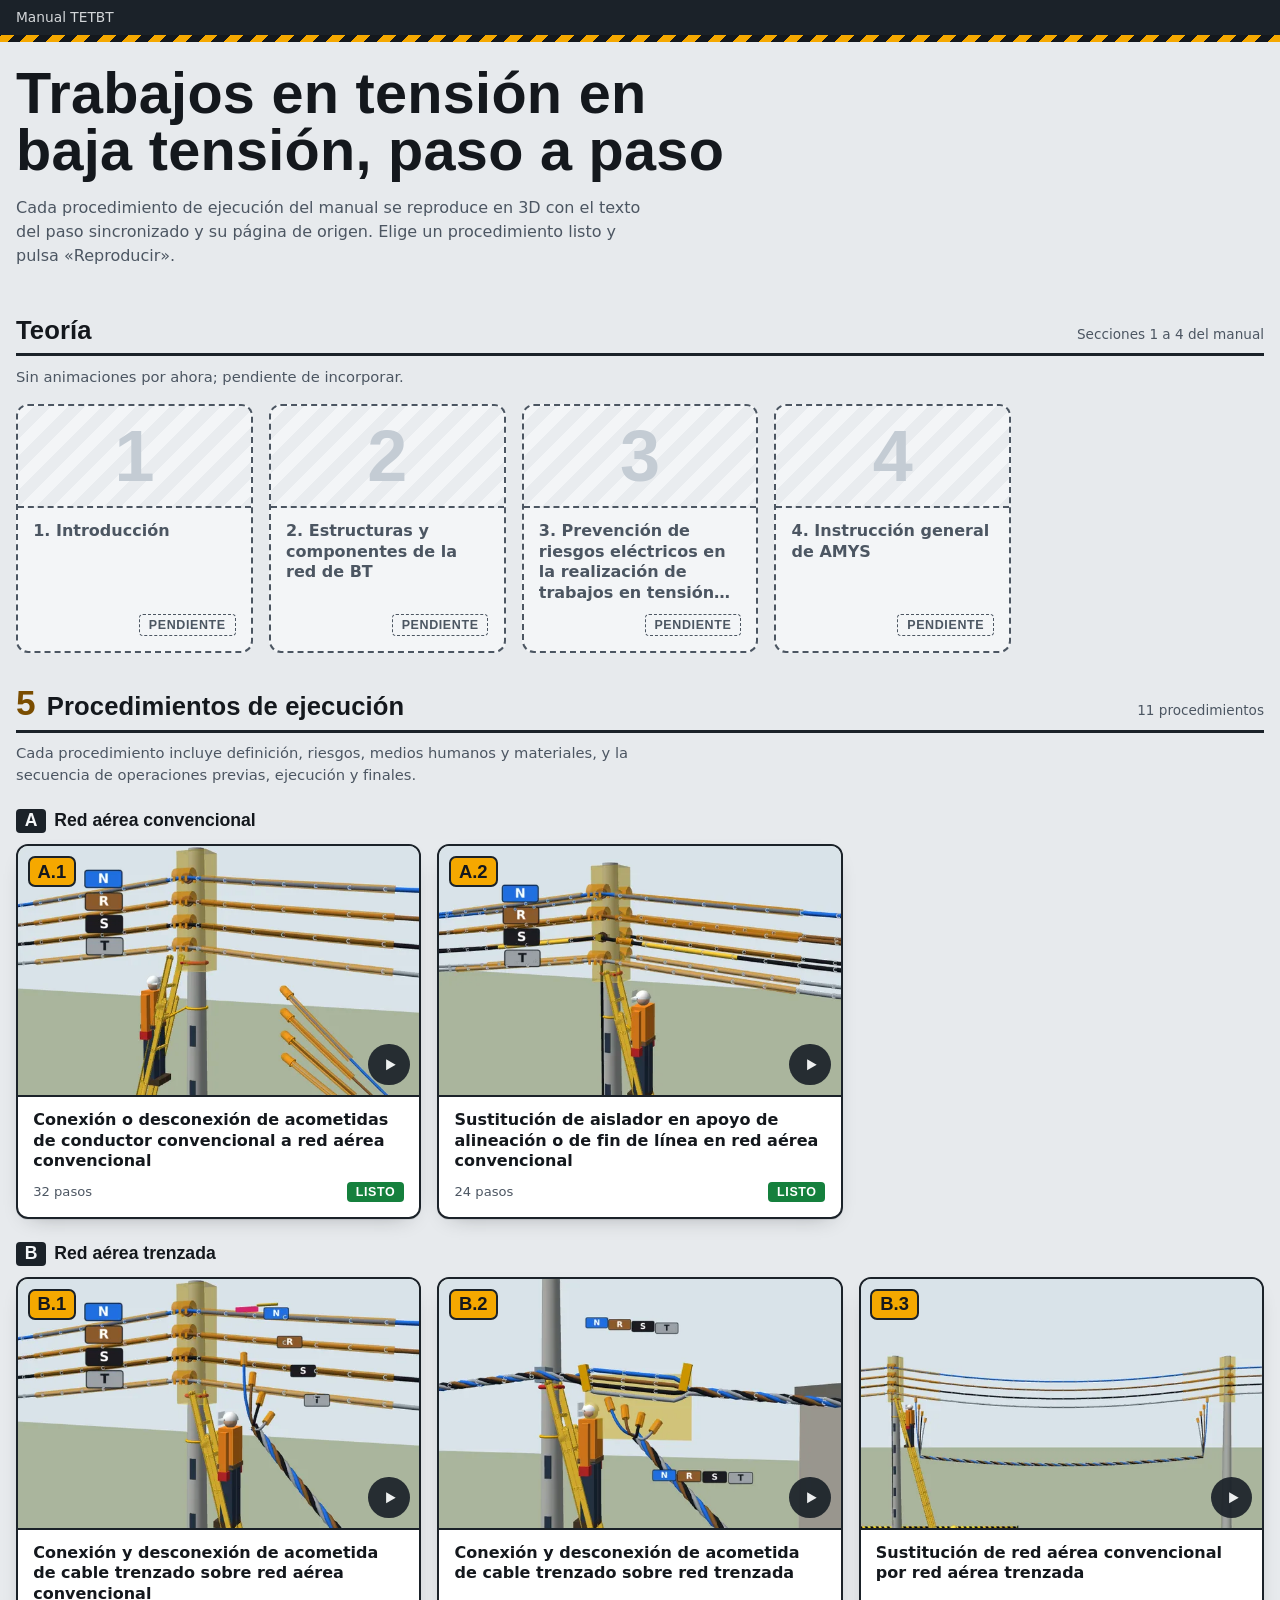
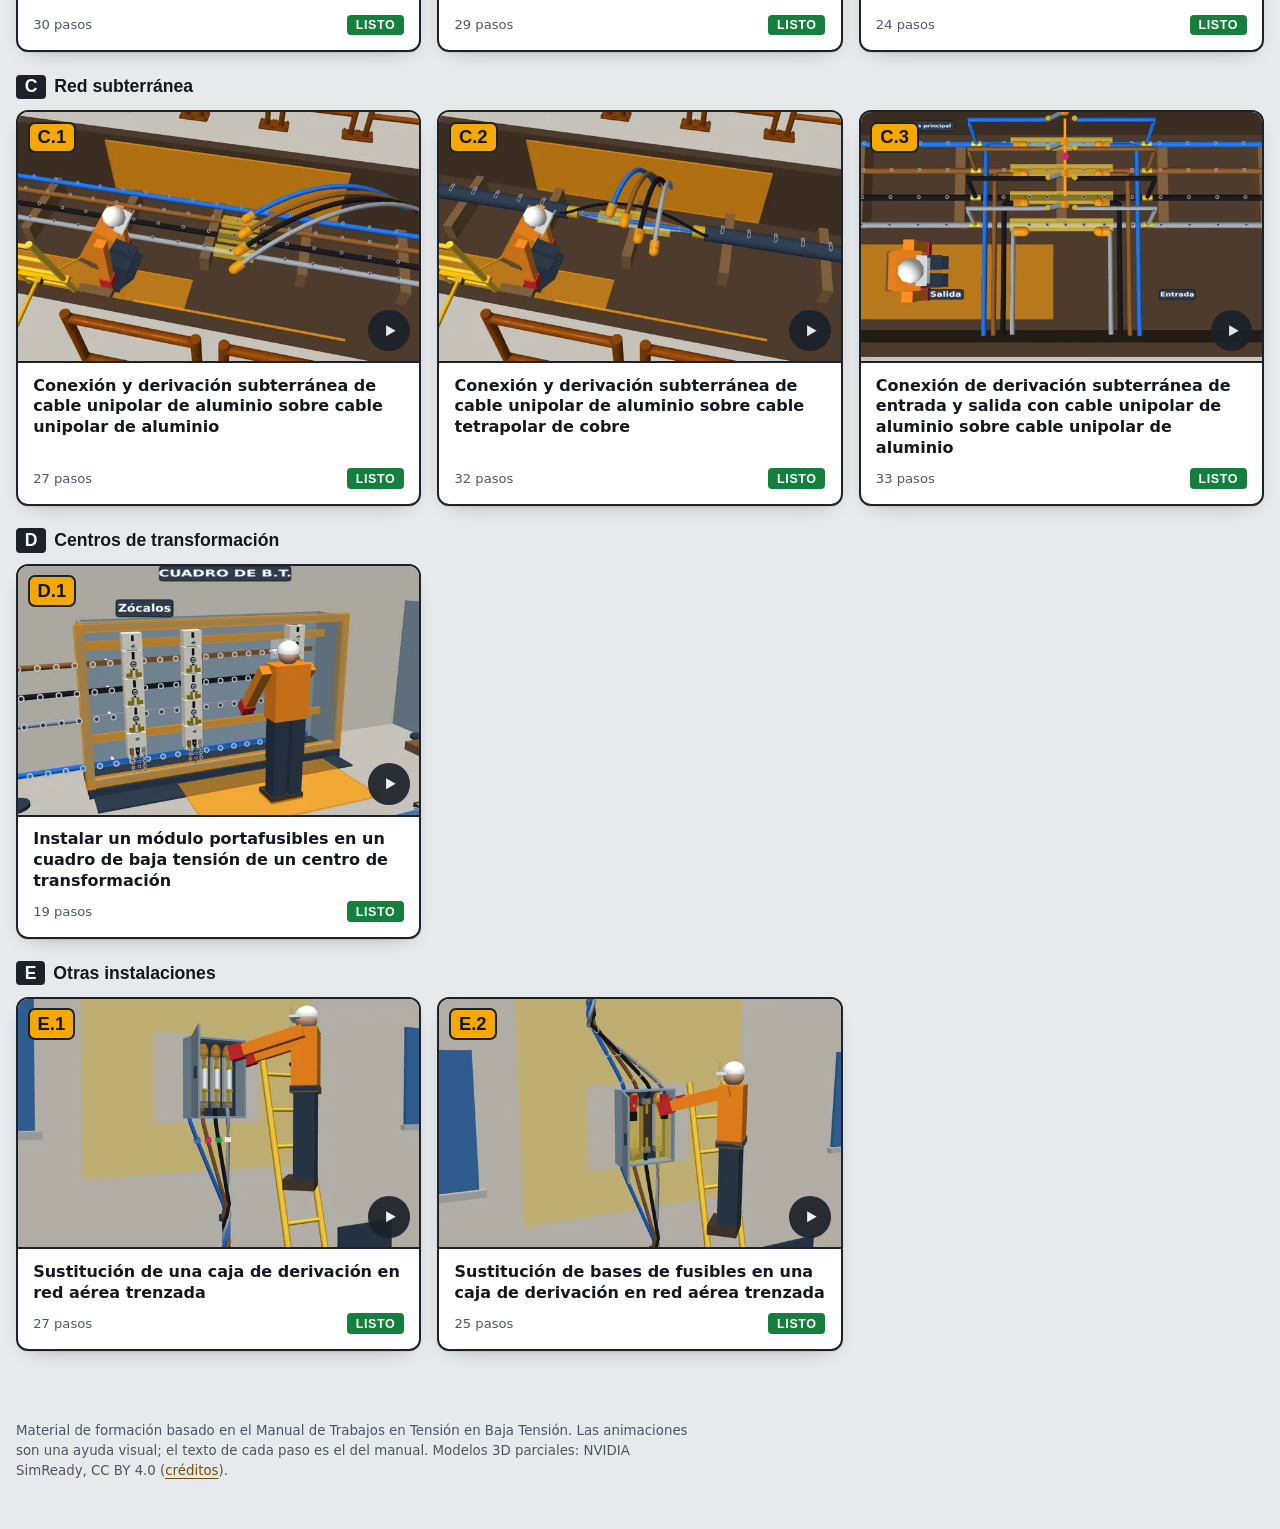
<file: index.html>
<!doctype html>
<html lang="es">
<head>
<meta charset="utf-8">
<meta name="viewport" content="width=device-width,initial-scale=1,viewport-fit=cover">
<meta name="color-scheme" content="light">
<title>Manual TETBT · Trabajos en tensión en baja tensión</title>
<meta name="description" content="Formación visual sobre el Manual de Trabajos en Tensión en Baja Tensión: procedimientos de ejecución animados paso a paso.">
<link rel="stylesheet" href="assets/tet.css">
</head>
<body>
<header class="cab">
  <div class="cab-in">
    <nav class="migas" aria-label="Migas de pan"><span class="act">Manual TETBT</span></nav>
  </div>
</header>
<main>
  <section class="hero">
    <h1>Trabajos en tensión en baja tensión, paso a paso</h1>
    <p>Cada procedimiento de ejecución del manual se reproduce en 3D con el texto del paso sincronizado y su página de origen. Elige un procedimiento listo y pulsa «Reproducir».</p>
  </section>

  <section class="teoria" aria-labelledby="t-teo">
    <div class="sec-t"><h2 id="t-teo">Teoría</h2><small>Secciones 1 a 4 del manual</small></div>
    <p class="sec-d">Sin animaciones por ahora; pendiente de incorporar.</p>
    <ul class="cards">
      <li class="card pend"><div class="thumb" aria-hidden="true"><span class="big">1</span></div><div class="body"><h4>1. Introducción</h4><div class="meta"><span class="estado pend">Pendiente</span></div></div></li>
      <li class="card pend"><div class="thumb" aria-hidden="true"><span class="big">2</span></div><div class="body"><h4>2. Estructuras y componentes de la red de BT</h4><div class="meta"><span class="estado pend">Pendiente</span></div></div></li>
      <li class="card pend"><div class="thumb" aria-hidden="true"><span class="big">3</span></div><div class="body"><h4>3. Prevención de riesgos eléctricos en la realización de trabajos en tensión en BT</h4><div class="meta"><span class="estado pend">Pendiente</span></div></div></li>
      <li class="card pend"><div class="thumb" aria-hidden="true"><span class="big">4</span></div><div class="body"><h4>4. Instrucción general de AMYS</h4><div class="meta"><span class="estado pend">Pendiente</span></div></div></li>
    </ul>
  </section>

  <section id="s5" aria-labelledby="t-s5">
    <div class="sec-t"><span class="num">5</span><h2 id="t-s5">Procedimientos de ejecución</h2><small>11 procedimientos</small></div>
    <p class="sec-d">Cada procedimiento incluye definición, riesgos, medios humanos y materiales, y la secuencia de operaciones previas, ejecución y finales.</p>
    <div class="grupo" id="s5-a">
      <h3><span class="l">A</span> Red aérea convencional</h3>
      <ul class="cards">
        <li class="card listo"><div class="thumb"><img src="assets/miniaturas/a1.webp" width="640" height="400" loading="lazy" alt="Escena 3D del procedimiento A.1"><span class="id">A.1</span><span class="play"><svg viewBox="0 0 24 24" fill="currentColor" aria-hidden="true"><path d="M7 4.5v15l13-7.5z"/></svg></span></div><div class="body"><h4><a href="procedimientos/a1_acometida_conductor_convencional.html">Conexión o desconexión de acometidas de conductor convencional a red aérea convencional</a></h4><div class="meta"><span>32 pasos</span><span class="estado listo">Listo</span></div></div></li>
        <li class="card listo"><div class="thumb"><img src="assets/miniaturas/a2.webp" width="640" height="400" loading="lazy" alt="Escena 3D del procedimiento A.2"><span class="id">A.2</span><span class="play"><svg viewBox="0 0 24 24" fill="currentColor" aria-hidden="true"><path d="M7 4.5v15l13-7.5z"/></svg></span></div><div class="body"><h4><a href="procedimientos/a2_sustitucion_aislador.html">Sustitución de aislador en apoyo de alineación o de fin de línea en red aérea convencional</a></h4><div class="meta"><span>24 pasos</span><span class="estado listo">Listo</span></div></div></li>
      </ul>
    </div>
    <div class="grupo" id="s5-b">
      <h3><span class="l">B</span> Red aérea trenzada</h3>
      <ul class="cards">
        <li class="card listo"><div class="thumb"><img src="assets/miniaturas/b1.webp" width="640" height="400" loading="lazy" alt="Escena 3D del procedimiento B.1"><span class="id">B.1</span><span class="play"><svg viewBox="0 0 24 24" fill="currentColor" aria-hidden="true"><path d="M7 4.5v15l13-7.5z"/></svg></span></div><div class="body"><h4><a href="procedimientos/b1_acometida_trenzado_sobre_convencional.html">Conexión y desconexión de acometida de cable trenzado sobre red aérea convencional</a></h4><div class="meta"><span>30 pasos</span><span class="estado listo">Listo</span></div></div></li>
        <li class="card listo"><div class="thumb"><img src="assets/miniaturas/b2.webp" width="640" height="400" loading="lazy" alt="Escena 3D del procedimiento B.2"><span class="id">B.2</span><span class="play"><svg viewBox="0 0 24 24" fill="currentColor" aria-hidden="true"><path d="M7 4.5v15l13-7.5z"/></svg></span></div><div class="body"><h4><a href="procedimientos/b2_acometida_trenzado_sobre_trenzada.html">Conexión y desconexión de acometida de cable trenzado sobre red trenzada</a></h4><div class="meta"><span>29 pasos</span><span class="estado listo">Listo</span></div></div></li>
        <li class="card listo"><div class="thumb"><img src="assets/miniaturas/b3.webp" width="640" height="400" loading="lazy" alt="Escena 3D del procedimiento B.3"><span class="id">B.3</span><span class="play"><svg viewBox="0 0 24 24" fill="currentColor" aria-hidden="true"><path d="M7 4.5v15l13-7.5z"/></svg></span></div><div class="body"><h4><a href="procedimientos/b3_sustitucion_convencional_por_trenzada.html">Sustitución de red aérea convencional por red aérea trenzada</a></h4><div class="meta"><span>24 pasos</span><span class="estado listo">Listo</span></div></div></li>
      </ul>
    </div>
    <div class="grupo" id="s5-c">
      <h3><span class="l">C</span> Red subterránea</h3>
      <ul class="cards">
        <li class="card listo"><div class="thumb"><img src="assets/miniaturas/c1.webp" width="640" height="400" loading="lazy" alt="Escena 3D del procedimiento C.1"><span class="id">C.1</span><span class="play"><svg viewBox="0 0 24 24" fill="currentColor" aria-hidden="true"><path d="M7 4.5v15l13-7.5z"/></svg></span></div><div class="body"><h4><a href="procedimientos/c1_derivacion_unipolar_sobre_unipolar.html">Conexión y derivación subterránea de cable unipolar de aluminio sobre cable unipolar de aluminio</a></h4><div class="meta"><span>27 pasos</span><span class="estado listo">Listo</span></div></div></li>
        <li class="card listo"><div class="thumb"><img src="assets/miniaturas/c2.webp" width="640" height="400" loading="lazy" alt="Escena 3D del procedimiento C.2"><span class="id">C.2</span><span class="play"><svg viewBox="0 0 24 24" fill="currentColor" aria-hidden="true"><path d="M7 4.5v15l13-7.5z"/></svg></span></div><div class="body"><h4><a href="procedimientos/c2_derivacion_unipolar_sobre_tetrapolar.html">Conexión y derivación subterránea de cable unipolar de aluminio sobre cable tetrapolar de cobre</a></h4><div class="meta"><span>32 pasos</span><span class="estado listo">Listo</span></div></div></li>
        <li class="card listo"><div class="thumb"><img src="assets/miniaturas/c3.webp" width="640" height="400" loading="lazy" alt="Escena 3D del procedimiento C.3"><span class="id">C.3</span><span class="play"><svg viewBox="0 0 24 24" fill="currentColor" aria-hidden="true"><path d="M7 4.5v15l13-7.5z"/></svg></span></div><div class="body"><h4><a href="procedimientos/c3_derivacion_entrada_salida.html">Conexión de derivación subterránea de entrada y salida con cable unipolar de aluminio sobre cable unipolar de aluminio</a></h4><div class="meta"><span>33 pasos</span><span class="estado listo">Listo</span></div></div></li>
      </ul>
    </div>
    <div class="grupo" id="s5-d">
      <h3><span class="l">D</span> Centros de transformación</h3>
      <ul class="cards">
        <li class="card listo"><div class="thumb"><img src="assets/miniaturas/d1.webp" width="640" height="400" loading="lazy" alt="Escena 3D del procedimiento D.1"><span class="id">D.1</span><span class="play"><svg viewBox="0 0 24 24" fill="currentColor" aria-hidden="true"><path d="M7 4.5v15l13-7.5z"/></svg></span></div><div class="body"><h4><a href="procedimientos/d1_modulo_portafusibles_cuadro_bt.html">Instalar un módulo portafusibles en un cuadro de baja tensión de un centro de transformación</a></h4><div class="meta"><span>19 pasos</span><span class="estado listo">Listo</span></div></div></li>
      </ul>
    </div>
    <div class="grupo" id="s5-e">
      <h3><span class="l">E</span> Otras instalaciones</h3>
      <ul class="cards">
        <li class="card listo"><div class="thumb"><img src="assets/miniaturas/e1.webp" width="640" height="400" loading="lazy" alt="Escena 3D del procedimiento E.1"><span class="id">E.1</span><span class="play"><svg viewBox="0 0 24 24" fill="currentColor" aria-hidden="true"><path d="M7 4.5v15l13-7.5z"/></svg></span></div><div class="body"><h4><a href="procedimientos/e1_sustitucion_caja_derivacion.html">Sustitución de una caja de derivación en red aérea trenzada</a></h4><div class="meta"><span>27 pasos</span><span class="estado listo">Listo</span></div></div></li>
        <li class="card listo"><div class="thumb"><img src="assets/miniaturas/e2.webp" width="640" height="400" loading="lazy" alt="Escena 3D del procedimiento E.2"><span class="id">E.2</span><span class="play"><svg viewBox="0 0 24 24" fill="currentColor" aria-hidden="true"><path d="M7 4.5v15l13-7.5z"/></svg></span></div><div class="body"><h4><a href="procedimientos/e2_sustitucion_bases_fusibles.html">Sustitución de bases de fusibles en una caja de derivación en red aérea trenzada</a></h4><div class="meta"><span>25 pasos</span><span class="estado listo">Listo</span></div></div></li>
      </ul>
    </div>
  </section>
</main>
<footer class="pie"><small>Material de formación basado en el Manual de Trabajos en Tensión en Baja Tensión. Las animaciones son una ayuda visual; el texto de cada paso es el del manual. Modelos 3D parciales: NVIDIA SimReady, CC BY 4.0 (<a href="assets/modelos/CREDITOS.md">créditos</a>).</small></footer>
<script src="assets/tet.js"></script>
<script>TET.initTema();</script>
</body>
</html>
</file>
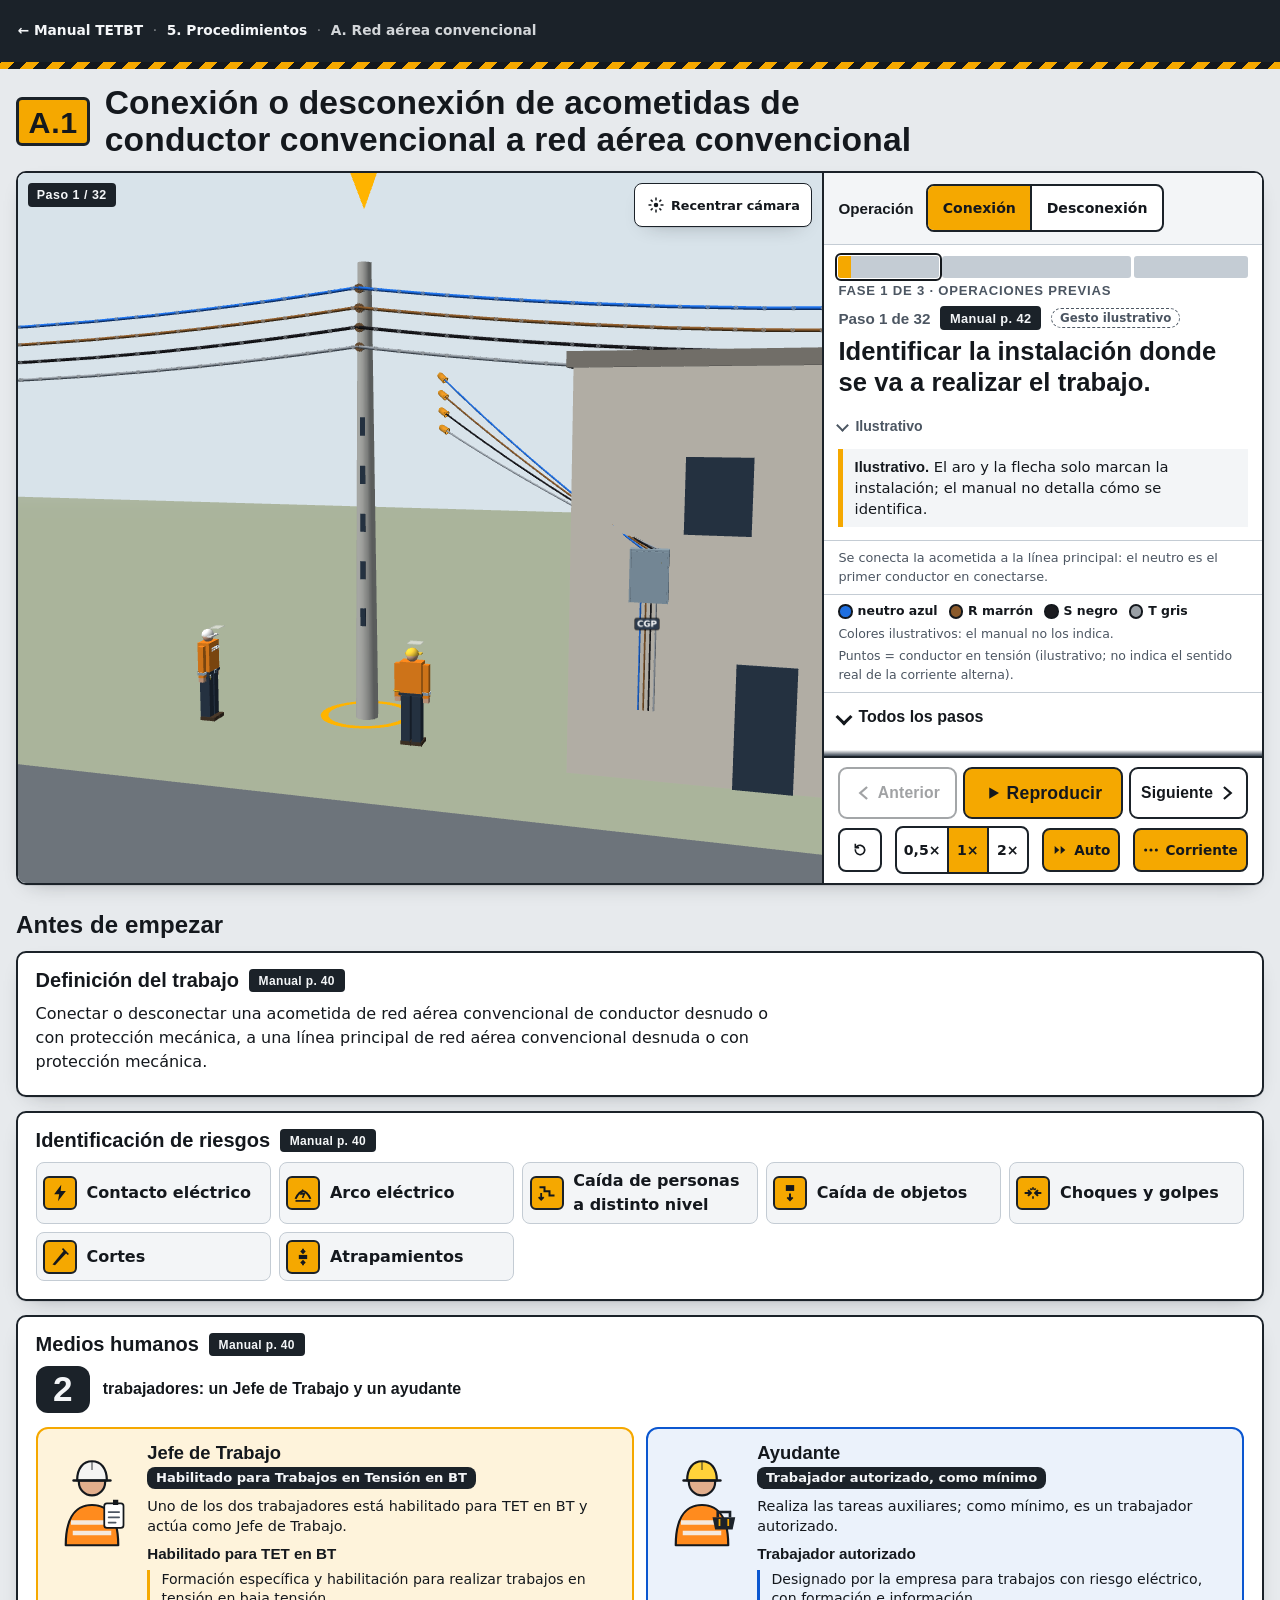
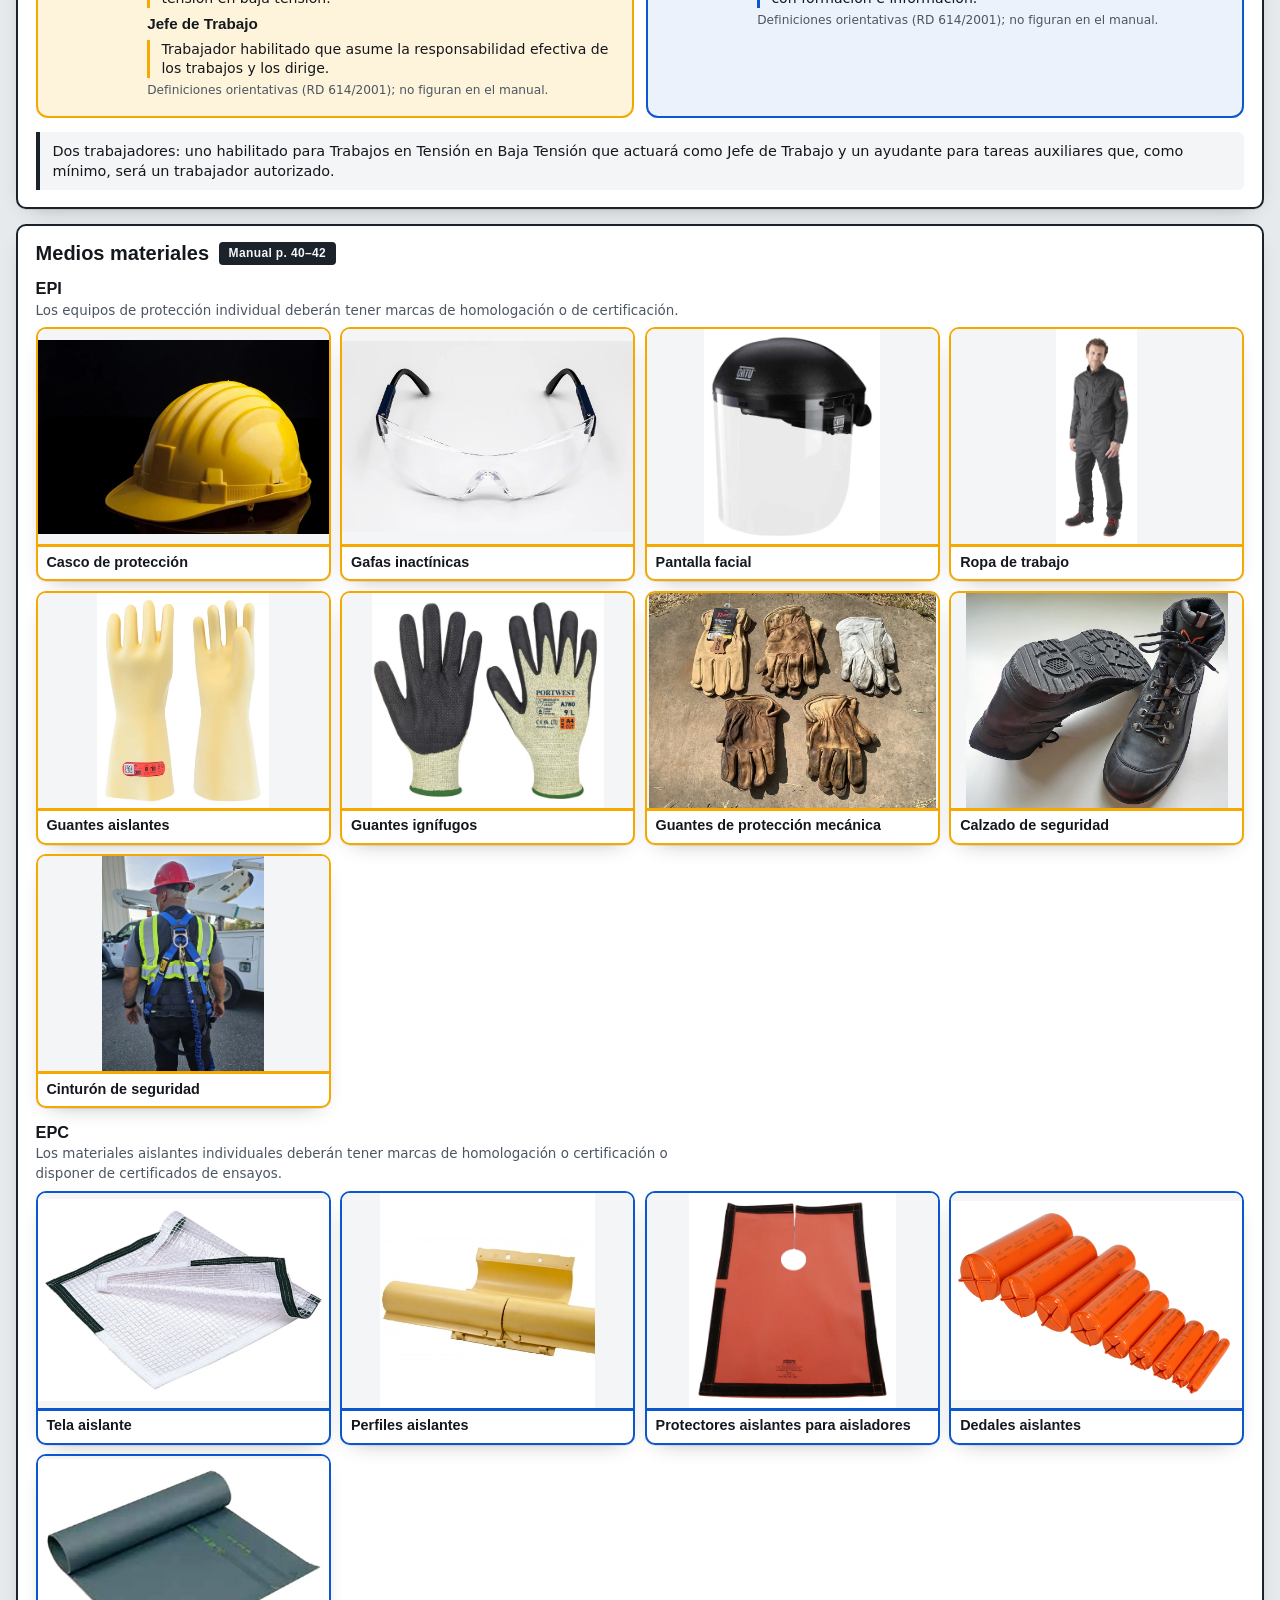
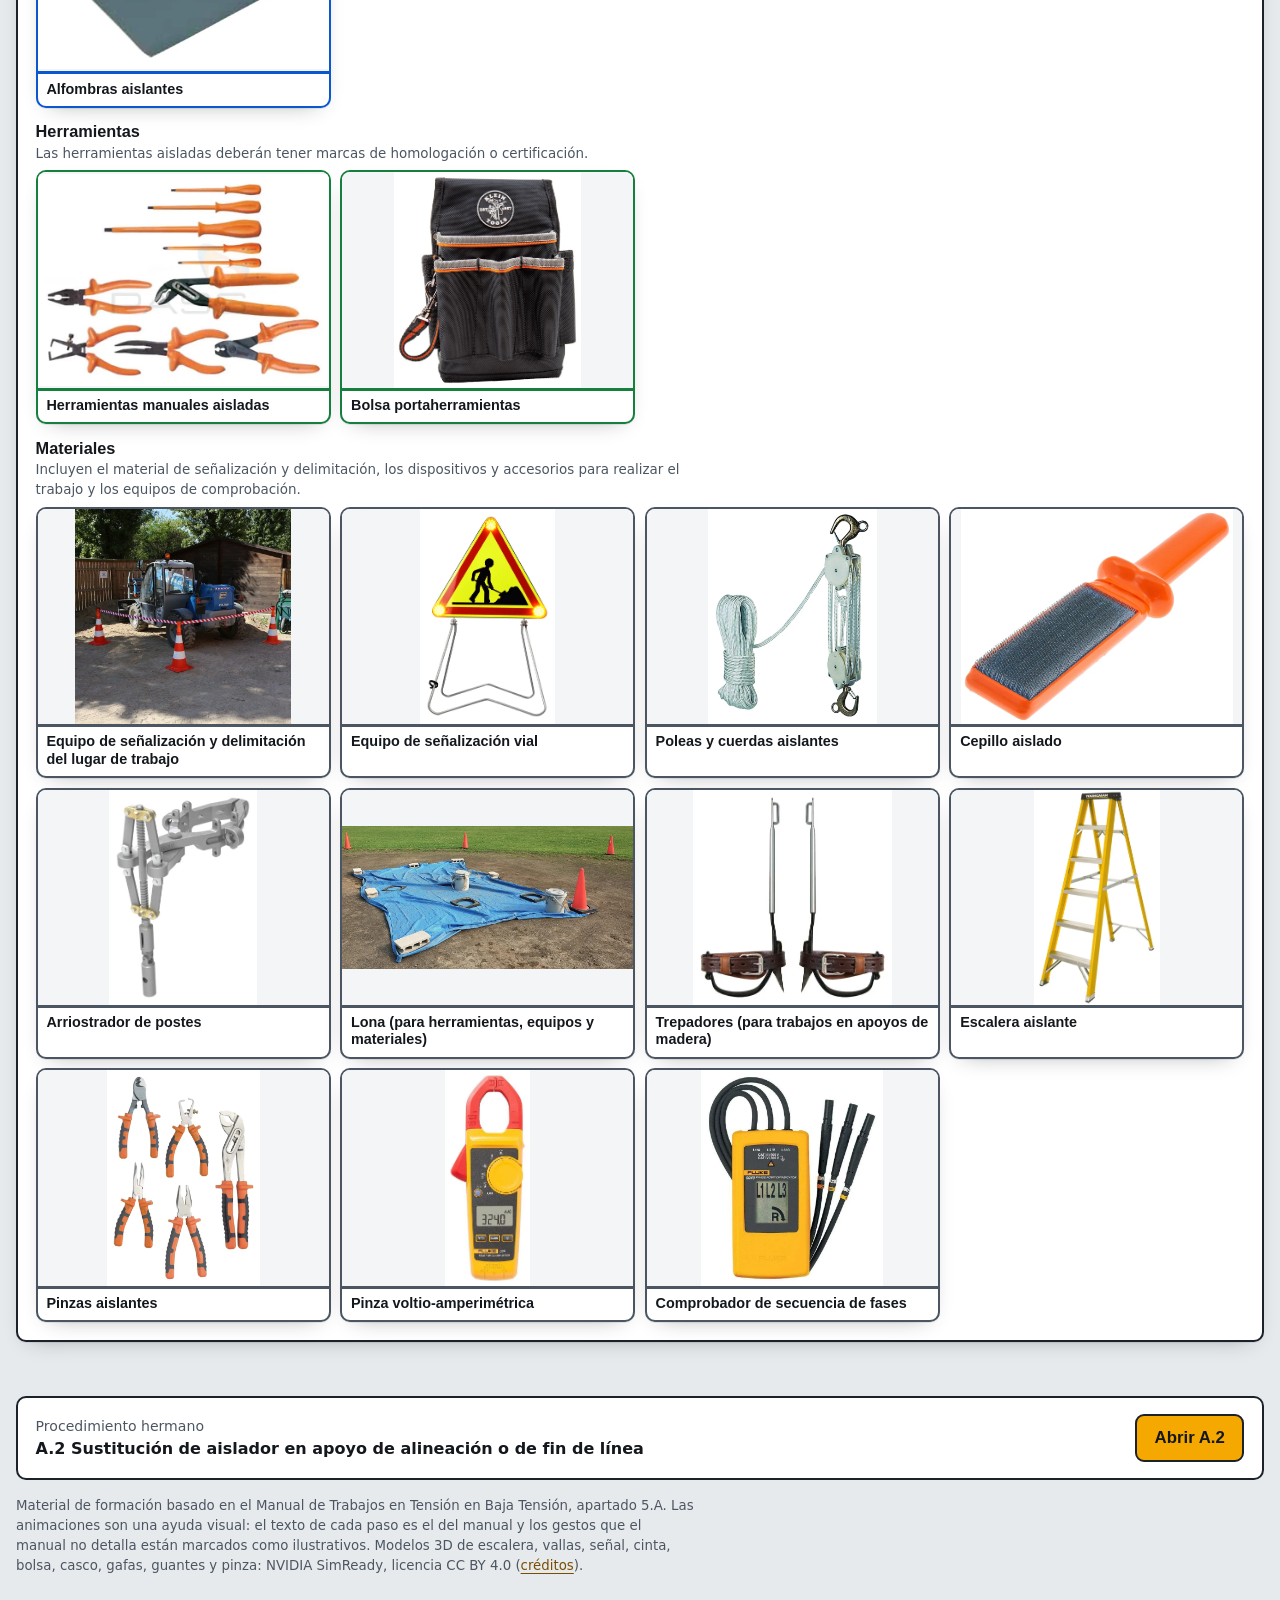
<file: procedimientos/a1_acometida_conductor_convencional.html>
<!doctype html>
<html lang="es">
<head>
<meta charset="utf-8">
<meta name="viewport" content="width=device-width,initial-scale=1,viewport-fit=cover">
<meta name="color-scheme" content="light">
<title>A.1 Conexión o desconexión de acometidas · Manual TETBT</title>
<meta name="description" content="Animación paso a paso del procedimiento A.1 del Manual de Trabajos en Tensión en Baja Tensión.">
<link rel="stylesheet" href="../assets/tet.css">
</head>
<body>
<a class="skip" href="#reproductor">Ir al reproductor de pasos</a>
<header class="cab">
  <div class="cab-in">
    <nav class="migas" aria-label="Migas de pan">
      <a href="../index.html">← Manual TETBT</a><span class="sep" aria-hidden="true">·</span>
      <a href="../index.html#s5">5. Procedimientos</a><span class="sep" aria-hidden="true">·</span>
      <a class="act" href="../index.html#s5-a" aria-current="page">A. Red aérea convencional</a>
    </nav>
  </div>
</header>
<main>
  <div class="titulo">
    <span class="placa" aria-hidden="true">A.1</span>
    <h1>Conexión o desconexión de acometidas de conductor convencional a red aérea convencional</h1>
  </div>
  <section aria-label="Reproductor de pasos"><div id="reproductor"><noscript><p>Para ver la animación paso a paso hace falta JavaScript. Las fichas de abajo no lo necesitan.</p></noscript></div></section>
  <section class="fichas" id="fichas" aria-label="Fichas del procedimiento"></section>
</main>
<footer class="pie">
  <div class="hermano">
    <div><div class="lbl">Procedimiento hermano</div><strong>A.2 Sustitución de aislador en apoyo de alineación o de fin de línea</strong></div>
    <a class="go" href="a2_sustitucion_aislador.html">Abrir A.2</a>
  </div>
  <small>Material de formación basado en el Manual de Trabajos en Tensión en Baja Tensión, apartado 5.A. Las animaciones son una ayuda visual: el texto de cada paso es el del manual y los gestos que el manual no detalla están marcados como ilustrativos. Modelos 3D de escalera, vallas, señal, cinta, bolsa, casco, gafas, guantes y pinza: NVIDIA SimReady, licencia CC BY 4.0 (<a href="../assets/modelos/CREDITOS.md">créditos</a>).</small>
</footer>
<script src="../assets/three/three.min.js"></script>
<script src="../assets/three/OrbitControls.js"></script>
<script src="../assets/three/GLTFLoader.js"></script>
<script src="../assets/three/meshopt_decoder.js"></script>
<script src="../assets/tet.js"></script>
<script src="../assets/escenas/apoyo-bt-pasos.js"></script>
<script src="../assets/escenas/corriente.js"></script>
<script src="../assets/escenas/apoyo-bt.js"></script>
<script>
var NOTA_EPI='Los equipos de protección individual deberán tener marcas de homologación o de certificación.';
var NOTA_EPC='Los materiales aislantes individuales deberán tener marcas de homologación o certificación o disponer de certificados de ensayos.';
var NOTA_HER='Las herramientas aisladas deberán tener marcas de homologación o certificación.';
var NOTA_MAT='Incluyen el material de señalización y delimitación, los dispositivos y accesorios para realizar el trabajo y los equipos de comprobación.';
var RIESGOS=['Contacto eléctrico','Arco eléctrico','Caída de personas a distinto nivel','Caída de objetos','Choques y golpes','Cortes','Atrapamientos'];
var HUMANOS='Dos trabajadores: uno habilitado para Trabajos en Tensión en Baja Tensión que actuará como Jefe de Trabajo y un ayudante para tareas auxiliares que, como mínimo, será un trabajador autorizado.';
var EPI=['Casco de protección','Gafas inactínicas','Pantalla facial','Ropa de trabajo','Guantes aislantes','Guantes ignífugos','Guantes de protección mecánica','Calzado de seguridad','Cinturón de seguridad'];

var P=TET.pasosApoyoBT;
TET.montar({
  id:'a1', escena:'apoyo-bt',
  fichas:{
    definicion:{pag:40,texto:'Conectar o desconectar una acometida de red aérea convencional de conductor desnudo o con protección mecánica, a una línea principal de red aérea convencional desnuda o con protección mecánica.'},
    riesgosPag:40, riesgos:RIESGOS, humanos:{pag:40,texto:HUMANOS}, mediosPag:'40–42',
    medios:{
      epi:{nota:NOTA_EPI,items:EPI},
      epc:{nota:NOTA_EPC,items:['Tela aislante','Perfiles aislantes','Protectores aislantes para aisladores','Dedales aislantes','Alfombras aislantes']},
      herramientas:{nota:NOTA_HER,items:['Herramientas manuales aisladas','Bolsa portaherramientas']},
      materiales:{nota:NOTA_MAT,items:['Equipo de señalización y delimitación del lugar de trabajo','Equipo de señalización vial','Poleas y cuerdas aislantes','Cepillo aislado','Arriostrador de postes','Lona (para herramientas, equipos y materiales)','Trepadores (para trabajos en apoyos de madera)','Escalera aislante','Pinzas aislantes','Pinza voltio-amperimétrica','Comprobador de secuencia de fases']}
    }
  },
  selector:{etiqueta:'Operación',param:'op',defecto:'conexion',opciones:[
    {id:'conexion',etiqueta:'Conexión',desc:'Se conecta la acometida a la línea principal: el neutro es el primer conductor en conectarse.'},
    {id:'desconexion',etiqueta:'Desconexión',desc:'Se desconecta la acometida: el neutro es el último conductor en desconectarse (p. 43). Es el único cambio de orden que indica el manual.'}]},
  construir:function(sel){
    var des=sel==='desconexion';
    var c1={texto:'Realizar la conexión, conectando en primer lugar el conductor neutro y reponer aislamiento.',pag:43,cam:'cabeza2',dur:4};
    var c2={texto:'Repetir el proceso para el resto de las fases.',pag:43,cam:'cabeza2',dur:5};
    if(des){
      c2.anim={a:'conecta',fases:['R','S','T'],inv:true}; c2.nota='<strong>Desconexión:</strong> este paso se hace primero, desconectando las fases R, S y T.';
      c1.anim={a:'conecta',fases:['N'],inv:true}; c1.nota='<strong>Desconexión:</strong> el neutro se desconecta el último, tras R, S y T. Se invierte el orden de estos dos pasos porque el manual lo indica así (paso «En caso de desconexión…»).';
    } else { c1.anim={a:'conecta',fases:['N']}; c2.anim={a:'conecta',fases:['R','S','T']}; }
    c1.det={cam:'dDedal',txt:'Detalle: funda aislante ovalada sobre la conexión (ilustrativo)'}; c2.det={cam:'dDedal2',txt:'Detalle: funda aislante ovalada en cada conexión (ilustrativo)'};
    c1.ilus=c2.ilus='La unión se dibuja como un conector metálico de derivación con tornillería y «reponer aislamiento» como una funda aislante ovalada sobre él; el tipo exacto de conector es ilustrativo (el manual no lo describe), igual que el orden entre fases R, S, T. Los dedales solo se dibujan en las puntas libres de los cables aún sin conectar. La ventana que se abre en la protección de la fase tratada es ilustrativa (el manual no la describe); las demás fases siguen cubiertas.';
    var ejec=[
      {texto:'Revisar la caja general de protección de la acometida.',pag:42,anim:'cgpAbre',cam:'cgp',ilus:'El manual no dice quién la revisa; se anima al ayudante.'},
      {texto:'Retirar fusibles de la caja general de protección.',pag:42,anim:{a:'cgpFus'},cam:'cgp',ilus:'El manual no dice quién lo hace; fusibles y barra de neutro son esquemáticos.'},
      {texto:'Cerrar y precintar la caja general de protección si fuera necesario.',pag:42,anim:'cgpCierra',cam:'cgp',ilus:'El precinto se dibuja como una esfera roja en el cierre.'},
      {texto:'Si es necesario, señalizar, exterior e interiormente, la caja general de protección.',pag:42,anim:'senalCgp',cam:'cgp',ilus:'El tipo de cartel es representativo; el manual no lo describe.'},
      {texto:'Ascender al punto de trabajo, mediante escalera aislante, u otro medio, hasta situarse aproximadamente a 40 cm desde la cabeza del trabajador hasta el punto en tensión o neutro más próximo.',pag:42,anim:'asciende',cam:'ascenso',dur:6,ilus:'Criterio general de trabajo en altura, no del manual (que solo dice «sujeción escalera», «escalera aislante» y «cinturón de seguridad»): escalera a ~75°, correa inferior con calzos, ayudante sujetando la escalera y banda de amarre del cinturón al apoyo (RD 1215/1997, anexo II, modificado por RD 2177/2004; confirmar con el procedimiento de prevención de la empresa).',det:{cam:'dSujecion',txt:'Detalle: sujeción de la escalera al apoyo (Manual p. 44)'},
        nota:'La cota «≈ 40 cm» marca la distancia desde la cabeza hasta el punto en tensión más próximo. Es la única cifra que da el manual para este paso.'},
      {texto:'En los apoyos de hormigón con alvéolos, dotados de elementos para la instalación de líneas de seguridad, el ascenso se podrá realizar por los propios alvéolos.',pag:43,anim:'alveolos',cam:'poste',dur:3,ilus:'Se resaltan los alvéolos; el ascenso por ellos no se anima (aquí se sigue con la escalera).'},
      {texto:'Aislar la zona de trabajo en tensión procediendo de abajo hacia arriba; deberán protegerse los elementos en tensión y las masas accesibles.',pag:43,anim:{a:'aislar'},cam:'cabeza',dur:7,det:[{cam:'dCapuchon',txt:'Detalle: capuchón o protector aislante de aislador (Manual p. 44)'},{cam:'dPerfil',txt:'Detalle: protecciones aislantes de la línea principal y derivación (Manual p. 44)'},{cam:'dTela',txt:'Detalle: protección del apoyo con tela aislante (Manual p. 44)'}],
        nota:'De abajo hacia arriba: primero la fase T, luego S, R y N. Se cubren conductores, aisladores (capuchones) y derivación, y al final el apoyo (tela), como en el esquema de la p. 44.',
        ilus:'El orden de colocación de cada pieza dentro de una fase es ilustrativo, igual que la banda de amarre del cinturón al apoyo.'},
      {texto:'Si es necesario, identificar el neutro de la línea principal y de la acometida así como el resto de las fases.',pag:43,anim:'etiquetas',cam:'cabeza2',dur:3.5,ilus:'Las etiquetas N, R, S y T son solo una forma de mostrar la identificación.'},
      {texto:'Limpiar el conductor.',pag:43,anim:{a:'cepillo'},cam:'cabeza2',dur:4,ilus:'El manual lista un «cepillo aislado» entre los materiales; el gesto de cepillar es ilustrativo. La ventana que se abre en la protección de la fase tratada es ilustrativa (el manual no la describe); las demás fases siguen cubiertas.'},
      {texto:'Comprobar la inexistencia de diferencia de potencial entre los conductores a conectar.',pag:43,anim:{a:'pinza',fases:4},cam:'cabeza2',dur:4.5,ilus:'La pinza se muestra sobre cada conductor; el manual no detalla el método de medida. La ventana que se abre en la protección de la fase tratada es ilustrativa (el manual no la describe); las demás fases siguen cubiertas.'},
      (des?c2:c1),(des?c1:c2),
      {texto:'Retirar las protecciones aislantes de arriba hacia abajo.',pag:43,anim:'quitarProt',cam:'cabeza',dur:6},
      {texto:'En caso de desconexión, el neutro es el último conductor en desconectarse.',pag:43,anim:'resaltaN',cam:'cabeza2',dur:3,
        nota:des?'Es lo que se ha hecho en esta variante: R, S y T primero, y el neutro al final.':'Este punto solo aplica a la desconexión. En la conexión, el neutro es el primero (ver los dos pasos anteriores). Cambia a «Desconexión» para ver el orden inverso.'},
      {texto:'En el caso de apoyos de doble circuito, el circuito sobre el que no se va a trabajar, debe estar aislado.',pag:43,anim:'doble',cam:'atras',dur:5,
        ilus:'Se dibuja un segundo circuito detrás del apoyo, solo para ilustrar este caso. El manual lo cita al final de la lista de ejecución.'}
    ];
    var fin=[
      {texto:'Comprobar que la tensión es la correcta.',pag:43,anim:{a:'pinza',fases:4},cam:'cabeza2',dur:4.5,ilus:'El punto de medida y el método no se detallan en el manual.'},
      {texto:'Si es necesario, comprobar concordancia de fases.',pag:43,anim:'comprobador',cam:'cgp',dur:3.5,ilus:'El manual lista un «comprobador de secuencia de fases»; su aspecto y uso se dibujan de forma esquemática.'},
      {texto:'Reponer fusibles en la caja general de protección o elemento equivalente.',pag:43,anim:{a:'cgpFus',inv:true},cam:'cgp'},
      {texto:'Inspeccionar visualmente el conjunto de la instalación.',pag:43,anim:['inspeccion','descenso'],cam:'general',dur:5,ilus:'El descenso del trabajador por la escalera no figura en el manual; se anima para que el recorrido sea coherente.'},
      {texto:'Cerrar y precintar la caja general de protección.',pag:43,anim:'cgpCierra',cam:'cgp'},
      {texto:'Revisar, limpiar y guardar los equipos, herramientas y materiales empleados en el trabajo.',pag:43,anim:'guardar',cam:'lona',ilus:'Se recogen la escalera y los equipos de la lona; el manual no detalla el orden.'},
      {texto:'Retirar la señalización y delimitación del lugar de trabajo.',pag:43,anim:[{a:'valla',inv:true},'quitaSenal'],cam:'general',ilus:'Se retiran las vallas y también los carteles de la caja general de protección.'},
      {texto:'Retirar materiales de desecho.',pag:43,anim:'desecho',cam:'suelo2',dur:3.5,ilus:'La bolsa de desecho es representativa.'},
      {texto:'Retirar el equipo de señalización vial, si ha sido colocado.',pag:43,anim:{a:'vial',inv:true},cam:'vial'}
    ];
    return {escena:{fin:false,acometida:true,desconexion:des,izq:true},fases:[P.previas(42),{nombre:'Ejecución del trabajo',pasos:ejec},{nombre:'Operaciones finales',pasos:fin}]};
  }
});

</script>
</body>
</html>
</file>
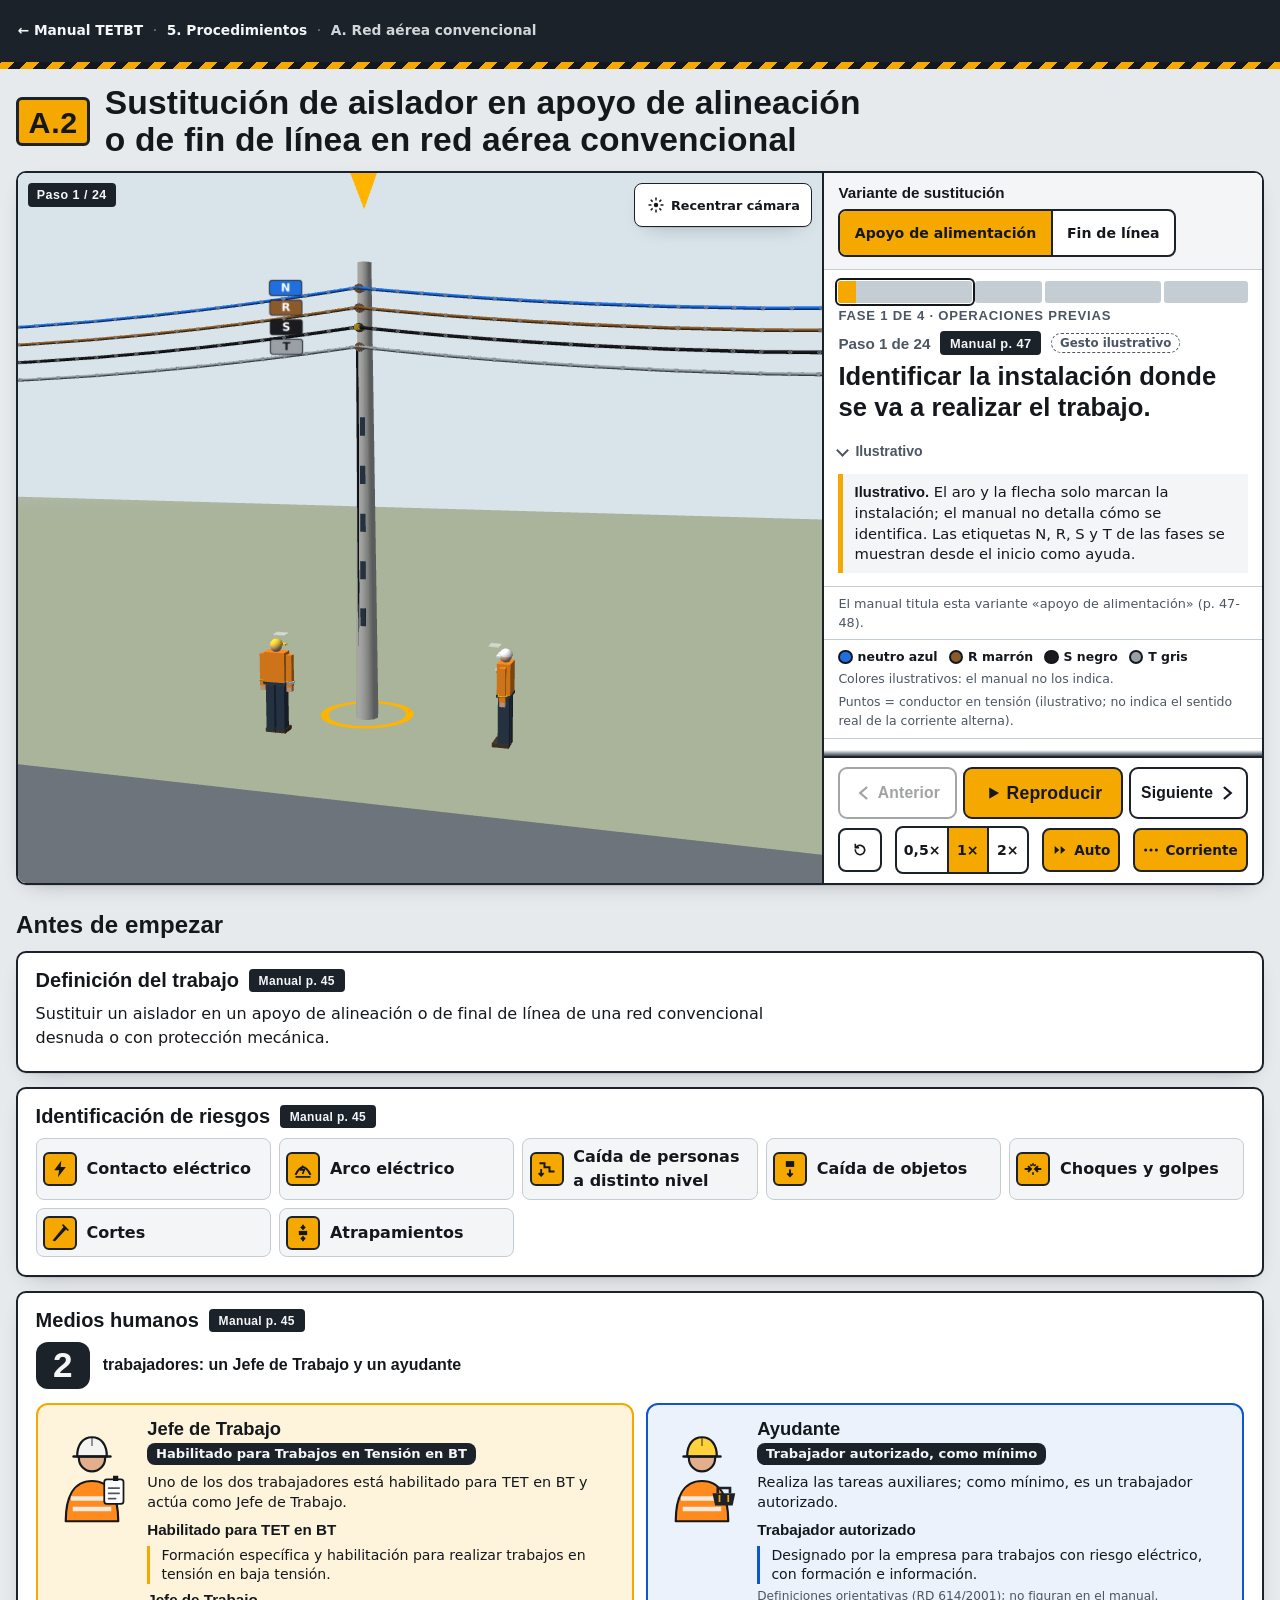
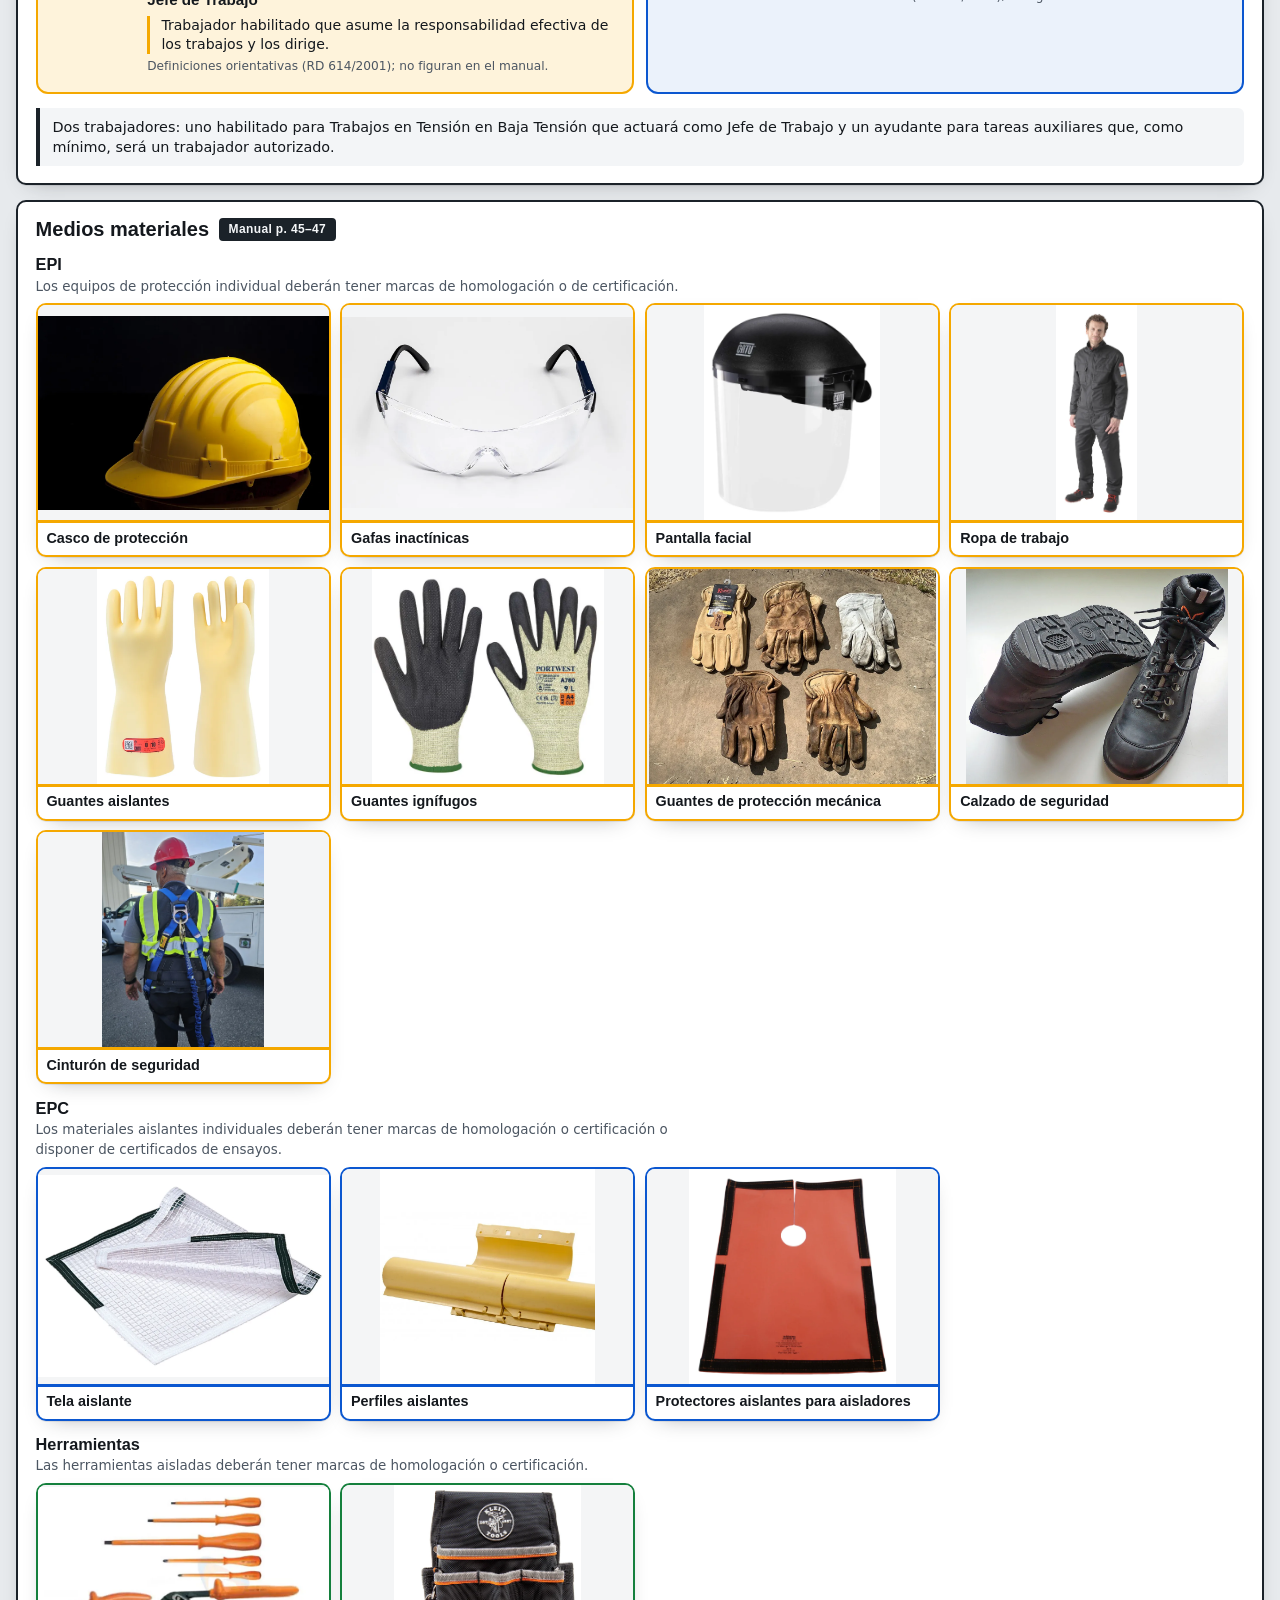
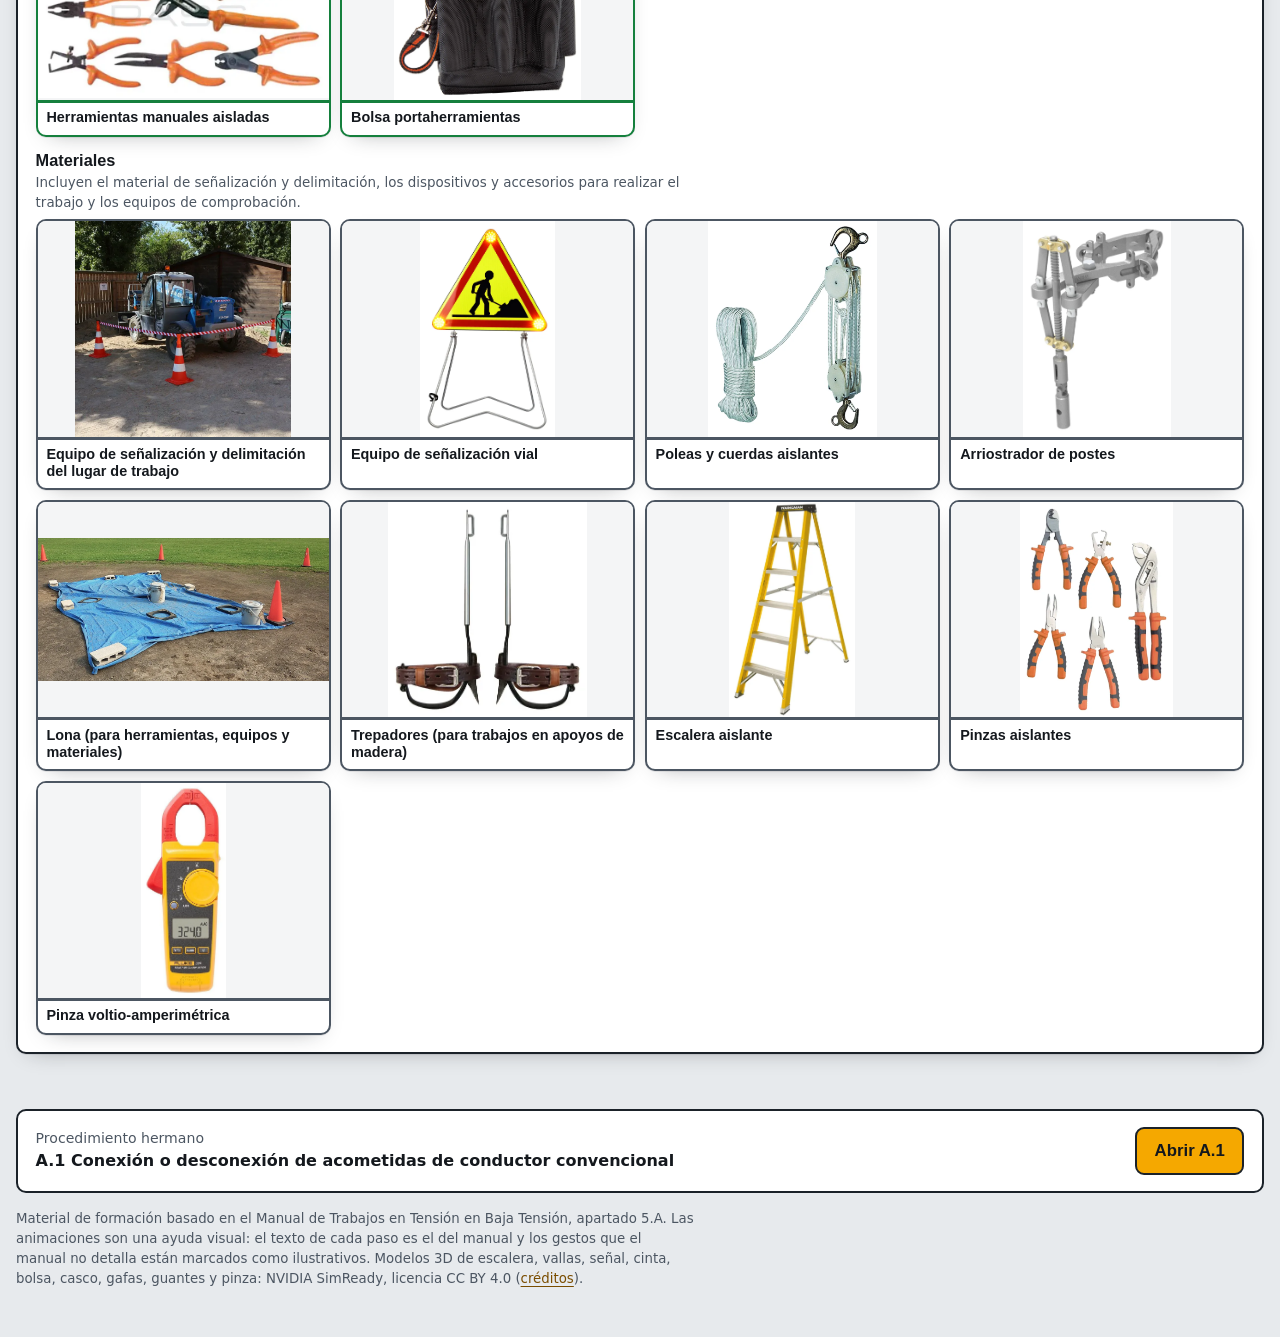
<file: procedimientos/a2_sustitucion_aislador.html>
<!doctype html>
<html lang="es">
<head>
<meta charset="utf-8">
<meta name="viewport" content="width=device-width,initial-scale=1,viewport-fit=cover">
<meta name="color-scheme" content="light">
<title>A.2 Sustitución de aislador · Manual TETBT</title>
<meta name="description" content="Animación paso a paso del procedimiento A.2 del Manual de Trabajos en Tensión en Baja Tensión.">
<link rel="stylesheet" href="../assets/tet.css">
</head>
<body>
<a class="skip" href="#reproductor">Ir al reproductor de pasos</a>
<header class="cab">
  <div class="cab-in">
    <nav class="migas" aria-label="Migas de pan">
      <a href="../index.html">← Manual TETBT</a><span class="sep" aria-hidden="true">·</span>
      <a href="../index.html#s5">5. Procedimientos</a><span class="sep" aria-hidden="true">·</span>
      <a class="act" href="../index.html#s5-a" aria-current="page">A. Red aérea convencional</a>
    </nav>
  </div>
</header>
<main>
  <div class="titulo">
    <span class="placa" aria-hidden="true">A.2</span>
    <h1>Sustitución de aislador en apoyo de alineación o de fin de línea en red aérea convencional</h1>
  </div>
  <section aria-label="Reproductor de pasos"><div id="reproductor"><noscript><p>Para ver la animación paso a paso hace falta JavaScript. Las fichas de abajo no lo necesitan.</p></noscript></div></section>
  <section class="fichas" id="fichas" aria-label="Fichas del procedimiento"></section>
</main>
<footer class="pie">
  <div class="hermano">
    <div><div class="lbl">Procedimiento hermano</div><strong>A.1 Conexión o desconexión de acometidas de conductor convencional</strong></div>
    <a class="go" href="a1_acometida_conductor_convencional.html">Abrir A.1</a>
  </div>
  <small>Material de formación basado en el Manual de Trabajos en Tensión en Baja Tensión, apartado 5.A. Las animaciones son una ayuda visual: el texto de cada paso es el del manual y los gestos que el manual no detalla están marcados como ilustrativos. Modelos 3D de escalera, vallas, señal, cinta, bolsa, casco, gafas, guantes y pinza: NVIDIA SimReady, licencia CC BY 4.0 (<a href="../assets/modelos/CREDITOS.md">créditos</a>).</small>
</footer>
<script src="../assets/three/three.min.js"></script>
<script src="../assets/three/OrbitControls.js"></script>
<script src="../assets/three/GLTFLoader.js"></script>
<script src="../assets/three/meshopt_decoder.js"></script>
<script src="../assets/tet.js"></script>
<script src="../assets/escenas/apoyo-bt-pasos.js"></script>
<script src="../assets/escenas/corriente.js"></script>
<script src="../assets/escenas/apoyo-bt.js"></script>
<script>
var NOTA_EPI='Los equipos de protección individual deberán tener marcas de homologación o de certificación.';
var NOTA_EPC='Los materiales aislantes individuales deberán tener marcas de homologación o certificación o disponer de certificados de ensayos.';
var NOTA_HER='Las herramientas aisladas deberán tener marcas de homologación o certificación.';
var NOTA_MAT='Incluyen el material de señalización y delimitación, los dispositivos y accesorios para realizar el trabajo y los equipos de comprobación.';
var RIESGOS=['Contacto eléctrico','Arco eléctrico','Caída de personas a distinto nivel','Caída de objetos','Choques y golpes','Cortes','Atrapamientos'];
var HUMANOS='Dos trabajadores: uno habilitado para Trabajos en Tensión en Baja Tensión que actuará como Jefe de Trabajo y un ayudante para tareas auxiliares que, como mínimo, será un trabajador autorizado.';
var EPI=['Casco de protección','Gafas inactínicas','Pantalla facial','Ropa de trabajo','Guantes aislantes','Guantes ignífugos','Guantes de protección mecánica','Calzado de seguridad','Cinturón de seguridad'];

var P=TET.pasosApoyoBT;
TET.montar({
  id:'a2', escena:'apoyo-bt',
  fichas:{
    definicion:{pag:45,texto:'Sustituir un aislador en un apoyo de alineación o de final de línea de una red convencional desnuda o con protección mecánica.'},
    riesgosPag:45, riesgos:RIESGOS, humanos:{pag:45,texto:HUMANOS}, mediosPag:'45–47',
    medios:{
      epi:{nota:NOTA_EPI,items:EPI},
      epc:{nota:NOTA_EPC,items:['Tela aislante','Perfiles aislantes','Protectores aislantes para aisladores']},
      herramientas:{nota:NOTA_HER,items:['Herramientas manuales aisladas','Bolsa portaherramientas']},
      materiales:{nota:NOTA_MAT,items:['Equipo de señalización y delimitación del lugar de trabajo','Equipo de señalización vial','Poleas y cuerdas aislantes','Arriostrador de postes','Lona (para herramientas, equipos y materiales)','Trepadores (para trabajos en apoyos de madera)','Escalera aislante','Pinzas aislantes','Pinza voltio-amperimétrica']}
    }
  },
  selector:{etiqueta:'Variante de sustitución',param:'op',defecto:'apoyo',opciones:[
    {id:'apoyo',etiqueta:'Apoyo de alimentación',desc:'El manual titula esta variante «apoyo de alimentación» (p. 47-48).'},
    {id:'fin',etiqueta:'Fin de línea',desc:'Se muestran: operaciones previas, ejecución (general), sustitución en fin de línea y operaciones finales.'}]},
  construir:function(sel){
    var fin=sel==='fin';
    var ILUS_S='El manual no dice qué aislador se sustituye; se muestra la fase S como ejemplo.';
    var ejec=[
      {texto:'Ascender al punto de trabajo, mediante escalera aislante, u otro medio, hasta situarse aproximadamente a 40 cm desde la cabeza del trabajador hasta el punto en tensión o neutro más próximo.',pag:47,anim:'asciende',cam:'ascenso',dur:6,ilus:'Criterio general de trabajo en altura, no del manual (que solo dice «sujeción escalera», «escalera aislante» y «cinturón de seguridad»): escalera a ~75°, correa inferior con calzos, ayudante sujetando la escalera y banda de amarre del cinturón al apoyo (RD 1215/1997, anexo II, modificado por RD 2177/2004; confirmar con el procedimiento de prevención de la empresa).',
        nota:'La cota «≈ 40 cm» marca la distancia desde la cabeza hasta el punto en tensión más próximo. Es la única cifra que da el manual para este paso.'},
      {texto:'En los apoyos de hormigón con alvéolos, dotados de elementos para la instalación de líneas de seguridad, el ascenso se podrá realizar por los propios alvéolos.',pag:47,anim:'alveolos',cam:'poste',dur:3,ilus:'Se resaltan los alvéolos; el ascenso por ellos no se anima (aquí se sigue con la escalera).'},
      {texto:'Aislar la zona de trabajo en tensión procediendo de abajo hacia arriba; deberán protegerse los elementos en tensión y las masas accesibles.',pag:47,anim:{a:'aislar',skip:['S']},cam:'cabeza',dur:7,det:[{cam:'dCapuchon',txt:'Detalle: capuchón o protector aislante de aislador (Manual p. 49)'},{cam:'dPerfil',txt:'Detalle: perfiles aislantes sobre los conductores (Manual p. 49)'},{cam:'dTela',txt:'Detalle: tela aislante para protección del apoyo (Manual p. 49)'}],
        nota:'De abajo hacia arriba: primero la fase T, luego R y N, y por último el apoyo con tela aislante (esquema de la p. 49).',
        ilus:ILUS_S+' Su aislador y su conductor se dejan a la vista como punto de trabajo; se protegen en el último paso de la sustitución. El dedal aislante del esquema (p. 49) se dibuja como un manguito ajustado sobre el conductor expuesto, y las varillas aislantes y la bajante del esquema, de forma ilustrativa. La banda de amarre del cinturón al apoyo también es ilustrativa.'},
      {texto:'En caso de apoyos de doble circuito, el circuito sobre el que no se va a trabajar, debe estar aislado.',pag:47,anim:'doble',cam:'atras',dur:5,ilus:'Se dibuja un segundo circuito detrás del apoyo, solo para ilustrar este caso.'}
    ];
    var apoyo=[
      {texto:'Colocar la polea de apoyo del aislador superior o en la parte superior del apoyo para pasar por ella la cuerda que amarre el conductor a mover.',pag:47,anim:{a:'polea',cuerda:true,ayuda:true},cam:'cabeza',dur:4,det:{cam:'dPolea',txt:'Detalle: polea y cuerda aislante (Manual p. 49)'},ilus:'Se dibuja la polea en la parte superior del apoyo (una de las dos opciones del manual); cuerda, polea y anclaje son ilustrativos. '+ILUS_S},
      {texto:'El trabajador ayudante desde el suelo tensará la cuerda.',pag:48,anim:'tensar',cam:'poste',dur:3,ilus:'Cuerda, polea y anclaje son ilustrativos.'},
      {texto:'Soltar la retención y elevar el conductor suavemente, vigilando en todo momento el movimiento del conductor en los vanos.',pag:48,anim:'elevar',cam:'sust',dur:5,ilus:'La altura de elevación es ilustrativa; el manual no da cifra.'},
      {texto:'Retirar el aislador viejo y colocar el nuevo.',pag:48,anim:'cambiaAislador',cam:'sust',dur:4.5,det:{cam:'dAislador',txt:'Detalle: aislador viejo (oscuro) y aislador nuevo (claro)'},ilus:'Solo queda al descubierto la fase S (punto de trabajo); el resto sigue cubierto.'},
      {texto:'Retencionar el conductor al aislador. El conductor se mantendrá sujeto con la cuerda en tanto no se realice la retención.',pag:48,anim:{a:'retencionar'},cam:'sust',dur:4.5},
      {texto:'Retirar el equipo para el tensado del conductor.',pag:48,anim:'quitaEquipo',cam:'poste',dur:3.5},
      {texto:'Colocar protecciones aislantes sobre el aislador sustituido y conductor correspondiente.',pag:48,anim:{a:'protegerQuita'},cam:'sust',dur:6.5,det:{cam:'dDedalS',txt:'Detalle: protección del aislador sustituido y dedal aislante (Manual p. 49)'},ilus:'Ilustrativo: en esta variante el manual no incluye un paso de retirada de protecciones; aquí se retiran, de arriba hacia abajo, al terminar la ejecución y antes de las operaciones finales.'}
    ];
    var fl=[
      {texto:'Colocar la polea para situar el elemento de amarre del conductor a mover.',pag:48,anim:{a:'polea'},cam:'sust',dur:3.5,det:{cam:'dPoleaFin',txt:'Detalle: polea para el elemento de amarre (Manual p. 49)'},ilus:'Cuerda, polea y anclaje son ilustrativos. '+ILUS_S},
      {texto:'Colocar el equipo para el tensado del conductor. Soltar la retención del aislador y destensar desde el suelo el conductor mediante el aparejo aislante y rana.',pag:48,anim:'destensar',cam:'sust',dur:7,ilus:'Rana, aparejo y cuerda se dibujan de forma esquemática; el manual no los describe en detalle.'},
      {texto:'Retirar el aislador viejo y colocar el nuevo.',pag:48,anim:'cambiaAislador',cam:'sust',dur:4.5,det:{cam:'dAislador',txt:'Detalle: aislador viejo (oscuro) y aislador nuevo (claro)'},ilus:'Solo queda al descubierto la fase S (punto de trabajo); el resto sigue cubierto.'},
      {texto:'Retencionar el conductor al aislador. El conductor se mantendrá sujeto con el elemento de amarre en tanto no se finalice la retención.',pag:48,anim:{a:'retencionar',fin:true},cam:'sust',dur:4.5},
      {texto:'Retirar los elementos de amarre del conductor.',pag:48,anim:'quitaEquipo',cam:'sust',dur:3.5},
      {texto:'Colocar protecciones aislantes sobre el aislador sustituido y conductor correspondiente.',pag:48,anim:{a:'proteger',fases:['S']},cam:'sust',dur:3.5,det:{cam:'dDedalS',txt:'Detalle: protección del aislador sustituido y dedal aislante (Manual p. 49)'}},
      {texto:'Retirar protecciones aislantes procediendo de arriba hacia abajo.',pag:48,anim:'quitarProt',cam:'cabeza',dur:6}
    ];
    var fnl=[
      {texto:'Inspeccionar visualmente el conjunto de la instalación.',pag:48,anim:['inspeccion','descenso'],cam:'general',dur:5,ilus:'El descenso del trabajador por la escalera no figura en el manual; se anima para que el recorrido sea coherente.'},
      {texto:'Revisar, limpiar y guardar los equipos, herramientas y materiales empleados en el trabajo.',pag:48,anim:'guardar',cam:'lona',ilus:'Se recogen la escalera y los equipos de la lona; el manual no detalla el orden.'},
      {texto:'Retirar la señalización y delimitación del lugar de trabajo.',pag:48,anim:{a:'valla',inv:true},cam:'general',ilus:'El tipo de vallas es representativo.'},
      {texto:'Retirar materiales de desecho.',pag:48,anim:'desecho',cam:'suelo2',dur:3.5,ilus:'La bolsa de desecho es representativa.'},
      {texto:'Retirar la señalización vial, si ha sido colocada.',pag:48,anim:{a:'vial',inv:true},cam:'vial'}
    ];
    var fases=[P.previas(47,'Las etiquetas N, R, S y T de las fases se muestran desde el inicio como ayuda.'),{nombre:'Ejecución (general)',pasos:ejec}];
    if(fin) fases.push({nombre:'Sustitución en fin de línea',pasos:fl}); else fases.push({nombre:'Sustitución en apoyo de alimentación',pasos:apoyo});
    fases.push({nombre:'Operaciones finales',pasos:fnl});
    return {escena:{fin:fin,acometida:false,sust:true},fases:fases};
  }
});

</script>
</body>
</html>
</file>
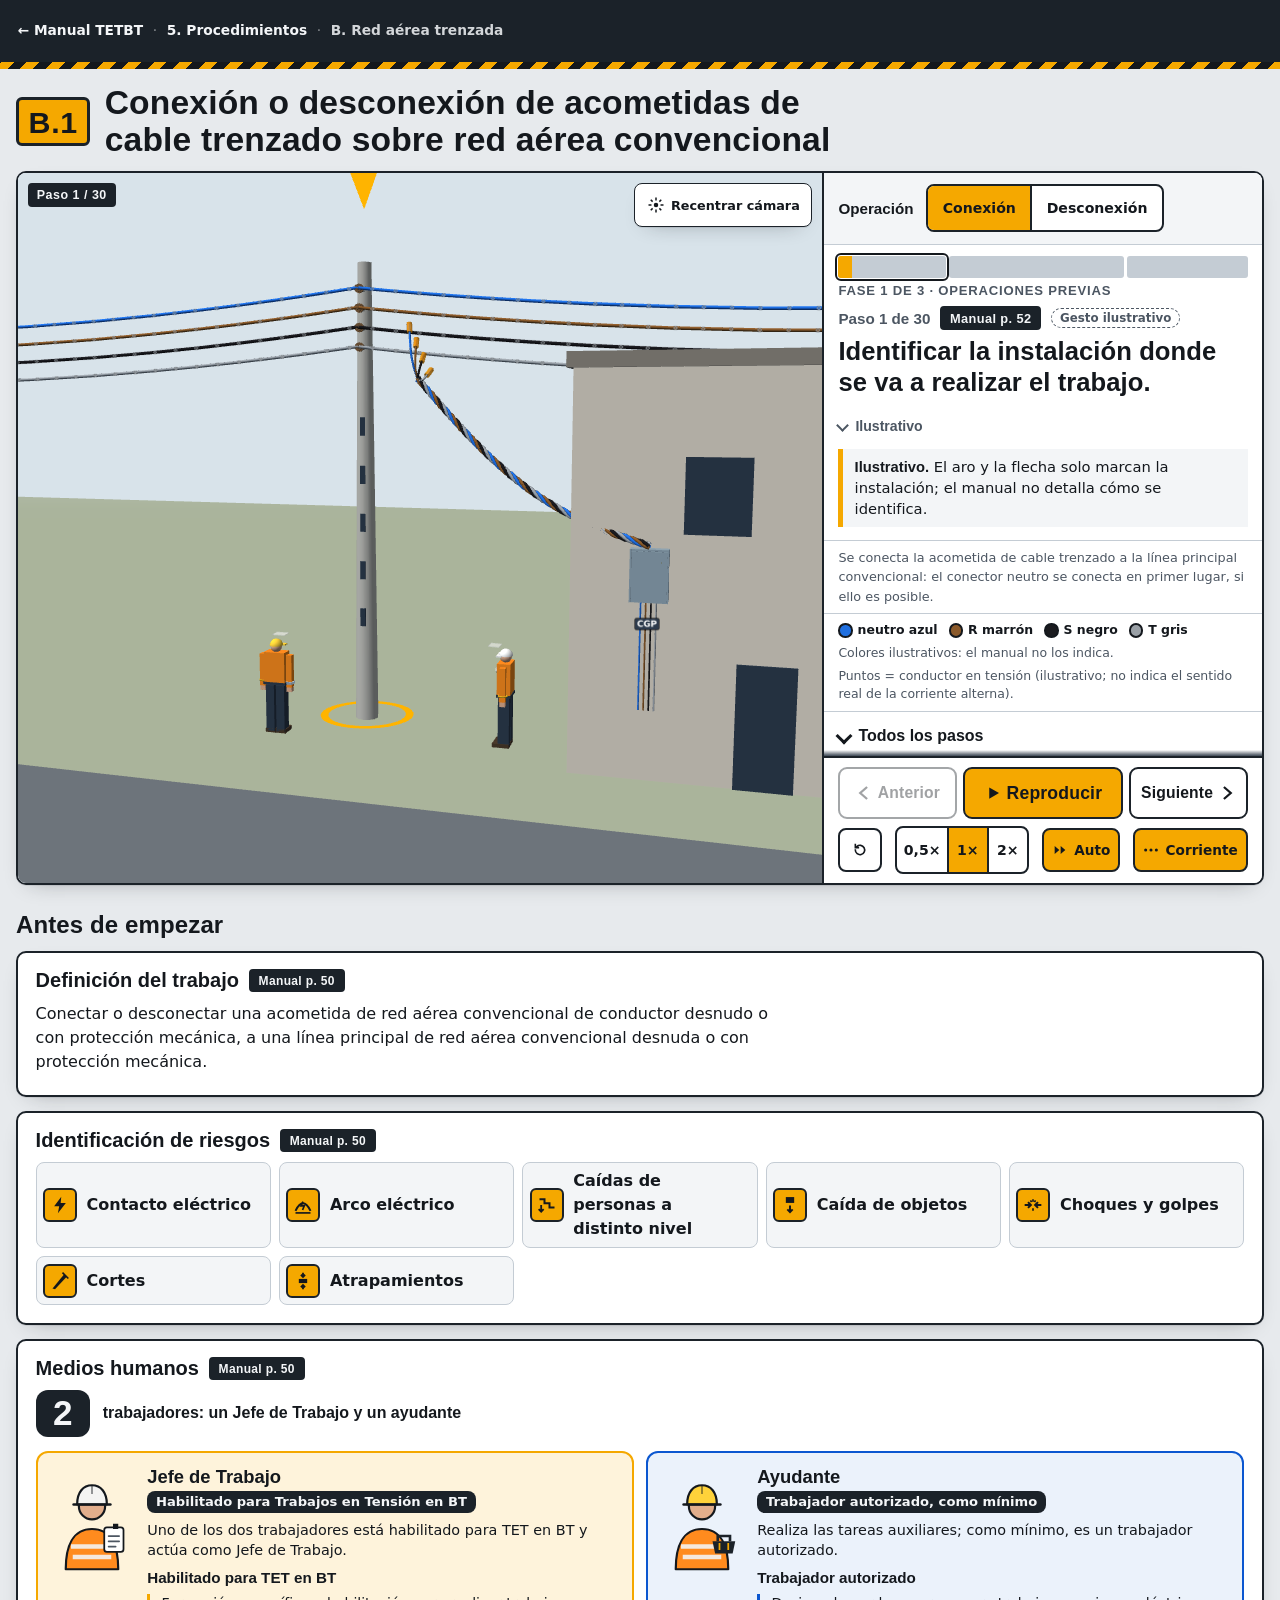
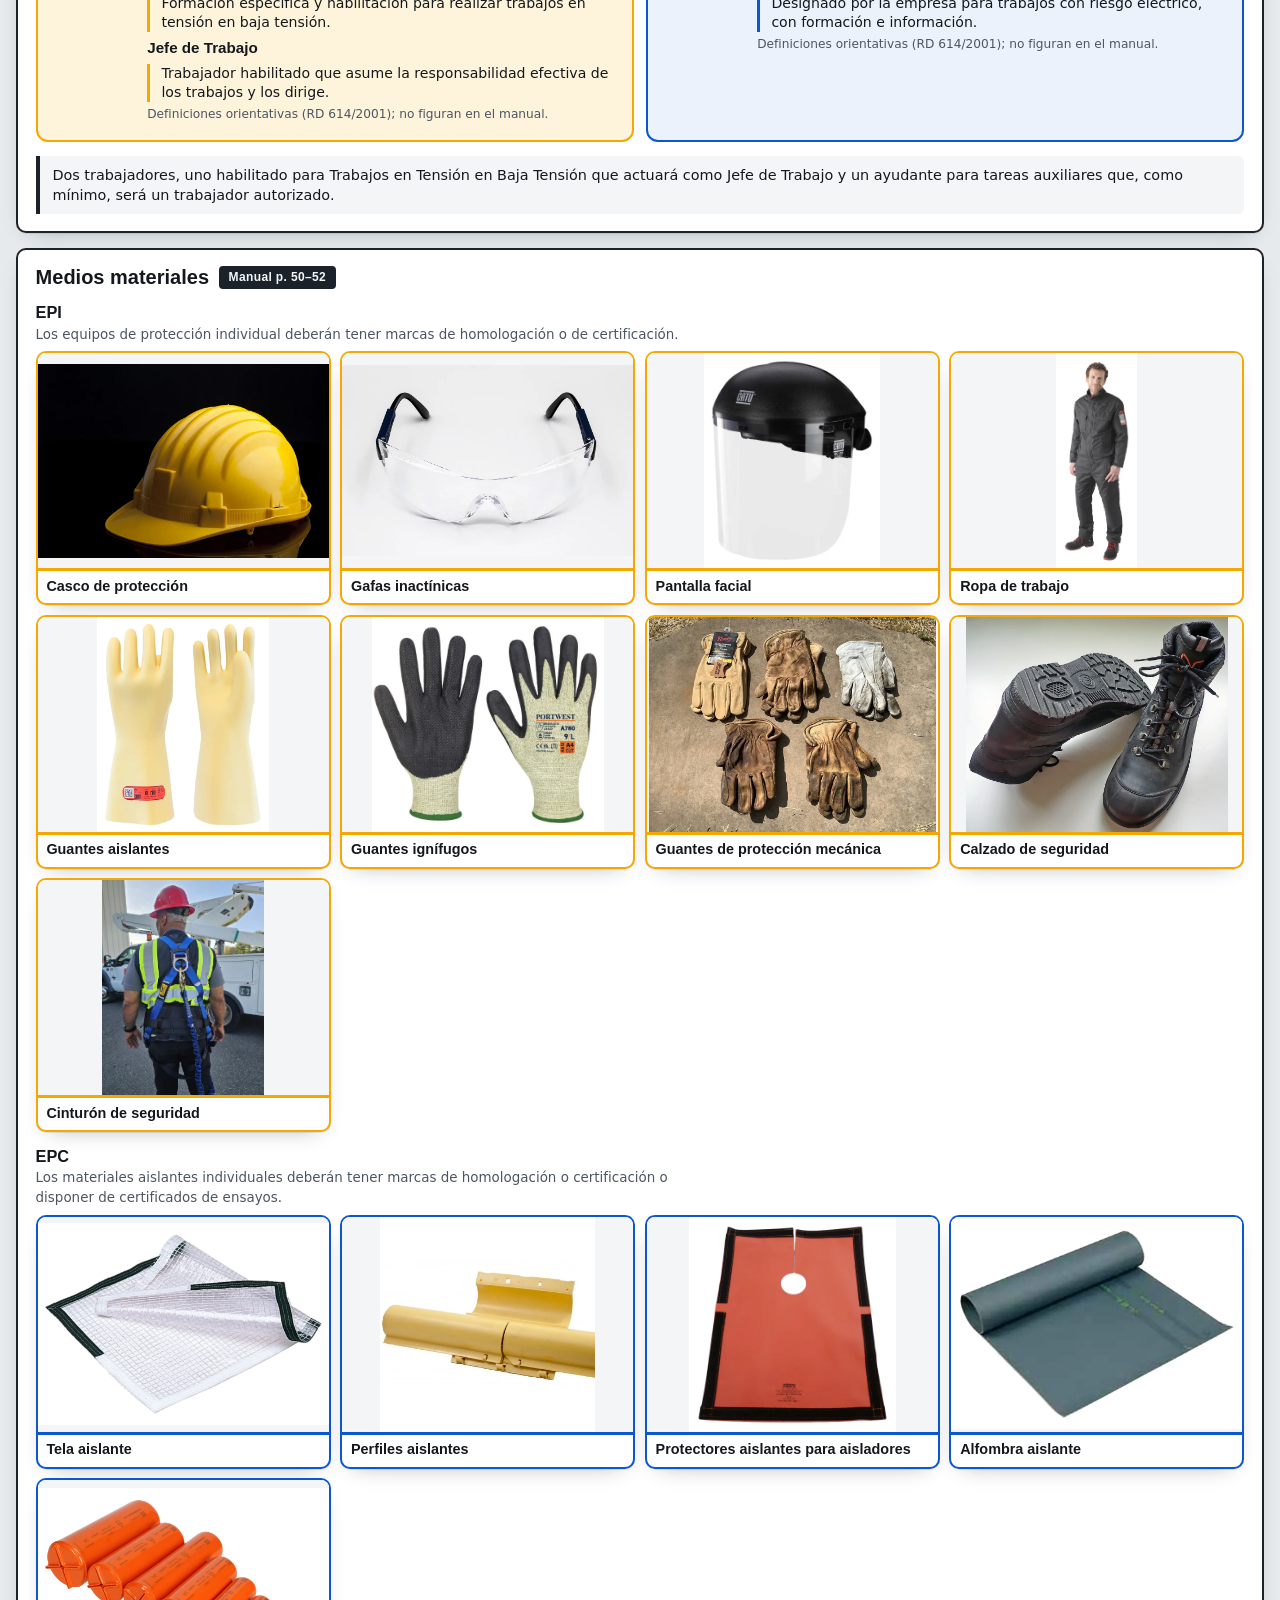
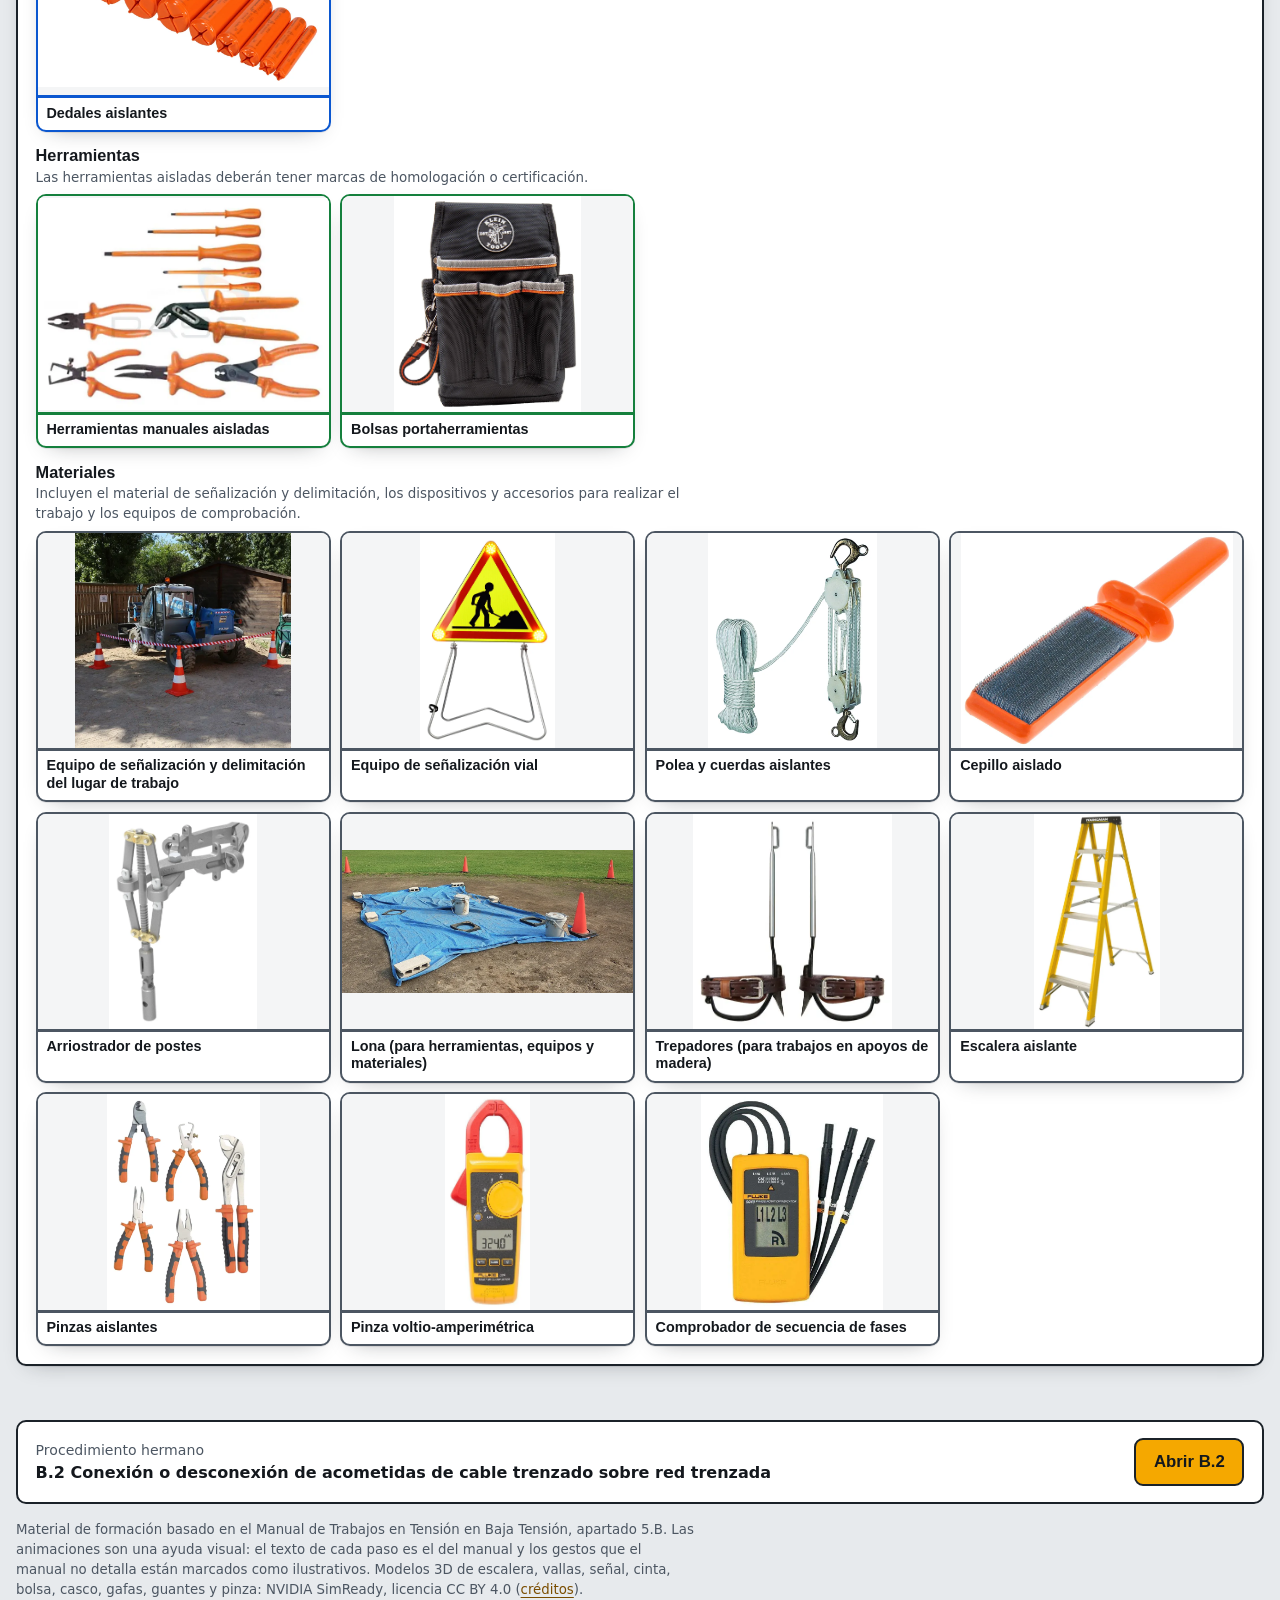
<file: procedimientos/b1_acometida_trenzado_sobre_convencional.html>
<!doctype html>
<html lang="es">
<head>
<meta charset="utf-8">
<meta name="viewport" content="width=device-width,initial-scale=1,viewport-fit=cover">
<meta name="color-scheme" content="light dark">
<title>B.1 Acometida de cable trenzado sobre red convencional · Manual TETBT</title>
<meta name="description" content="Animación paso a paso del procedimiento B.1 del Manual de Trabajos en Tensión en Baja Tensión.">
<link rel="stylesheet" href="../assets/tet.css">
</head>
<body>
<a class="skip" href="#reproductor">Ir al reproductor de pasos</a>
<header class="cab">
  <div class="cab-in">
    <nav class="migas" aria-label="Migas de pan">
      <a href="../index.html">← Manual TETBT</a><span class="sep" aria-hidden="true">·</span>
      <a href="../index.html#s5">5. Procedimientos</a><span class="sep" aria-hidden="true">·</span>
      <a class="act" href="../index.html#s5-b" aria-current="page">B. Red aérea trenzada</a>
    </nav>
  </div>
</header>
<main>
  <div class="titulo">
    <span class="placa" aria-hidden="true">B.1</span>
    <h1>Conexión o desconexión de acometidas de cable trenzado sobre red aérea convencional</h1>
  </div>
  <section aria-label="Reproductor de pasos"><div id="reproductor"><noscript><p>Para ver la animación paso a paso hace falta JavaScript. Las fichas de abajo no lo necesitan.</p></noscript></div></section>
  <section class="fichas" id="fichas" aria-label="Fichas del procedimiento"></section>
</main>
<footer class="pie">
  <div class="hermano">
    <div><div class="lbl">Procedimiento hermano</div><strong>B.2 Conexión o desconexión de acometidas de cable trenzado sobre red trenzada</strong></div>
    <a class="go" href="b2_acometida_trenzado_sobre_trenzada.html">Abrir B.2</a>
  </div>
  <small>Material de formación basado en el Manual de Trabajos en Tensión en Baja Tensión, apartado 5.B. Las animaciones son una ayuda visual: el texto de cada paso es el del manual y los gestos que el manual no detalla están marcados como ilustrativos. Modelos 3D de escalera, vallas, señal, cinta, bolsa, casco, gafas, guantes y pinza: NVIDIA SimReady, licencia CC BY 4.0 (<a href="../assets/modelos/CREDITOS.md">créditos</a>).</small>
</footer>
<script src="../assets/three/three.min.js"></script>
<script src="../assets/three/OrbitControls.js"></script>
<script src="../assets/three/GLTFLoader.js"></script>
<script src="../assets/three/meshopt_decoder.js"></script>
<script src="../assets/tet.js"></script>
<script src="../assets/escenas/corriente.js"></script>
<script src="../assets/escenas/apoyo-bt-pasos.js"></script>
<script src="../assets/escenas/apoyo-bt.js"></script>
<script src="../assets/escenas/red-trenzada-pasos.js"></script>
<script src="../assets/escenas/red-trenzada.js"></script>
<script>
var NOTA_EPI='Los equipos de protección individual deberán tener marcas de homologación o de certificación.';
var NOTA_EPC='Los materiales aislantes individuales deberán tener marcas de homologación o certificación o disponer de certificados de ensayos.';
var NOTA_HER='Las herramientas aisladas deberán tener marcas de homologación o certificación.';
var NOTA_MAT='Incluyen el material de señalización y delimitación, los dispositivos y accesorios para realizar el trabajo y los equipos de comprobación.';
var RIESGOS=['Contacto eléctrico','Arco eléctrico','Caídas de personas a distinto nivel','Caída de objetos','Choques y golpes','Cortes','Atrapamientos'];
var HUMANOS='Dos trabajadores, uno habilitado para Trabajos en Tensión en Baja Tensión que actuará como Jefe de Trabajo y un ayudante para tareas auxiliares que, como mínimo, será un trabajador autorizado.';
var EPI=['Casco de protección','Gafas inactínicas','Pantalla facial','Ropa de trabajo','Guantes aislantes','Guantes ignífugos','Guantes de protección mecánica','Calzado de seguridad','Cinturón de seguridad'];
var P=TET.pasosRedTrenzada;

TET.montar({
  id:'b1', escena:'red-trenzada',
  fichas:{
    definicion:{pag:50,texto:'Conectar o desconectar una acometida de red aérea convencional de conductor desnudo o con protección mecánica, a una línea principal de red aérea convencional desnuda o con protección mecánica.'},
    riesgosPag:50, riesgos:RIESGOS, humanos:{pag:50,texto:HUMANOS}, mediosPag:'50–52',
    medios:{
      epi:{nota:NOTA_EPI,items:EPI},
      epc:{nota:NOTA_EPC,items:['Tela aislante','Perfiles aislantes','Protectores aislantes para aisladores','Alfombra aislante','Dedales aislantes']},
      herramientas:{nota:NOTA_HER,items:['Herramientas manuales aisladas','Bolsas portaherramientas']},
      materiales:{nota:NOTA_MAT,items:['Equipo de señalización y delimitación del lugar de trabajo','Equipo de señalización vial','Polea y cuerdas aislantes','Cepillo aislado','Arriostrador de postes','Lona (para herramientas, equipos y materiales)','Trepadores (para trabajos en apoyos de madera)','Escalera aislante','Pinzas aislantes','Pinza voltio-amperimétrica','Comprobador de secuencia de fases']}
    }
  },
  selector:{etiqueta:'Operación',param:'op',defecto:'conexion',opciones:[
    {id:'conexion',etiqueta:'Conexión',desc:'Se conecta la acometida de cable trenzado a la línea principal convencional: el conector neutro se conecta en primer lugar, si ello es posible.'},
    {id:'desconexion',etiqueta:'Desconexión',desc:'Se desconecta la acometida: el neutro sería el último conductor en desconectarse, si ello es posible (p. 53). Es el único cambio de orden que indica el manual.'}]},
  construir:function(sel){
    var des=sel==='desconexion';
    var con={texto:'Realizar la conexión, conectando en primer lugar el conector neutro si ello es posible, y reponer aislamiento.',pag:53,cam:'ext1',dur:8,det:{cam:'det-conexion',txt:'Detalle: conector (4 tornillos) con protección aislante en el punto de conexión; solo queda descubierto ese punto (Manual p. 54)'},
      ilus:'El manual da una sola línea para este paso. Se anima el conector (metal) y la protección aislante (naranja) de cada fase; el orden entre R, S y T y el dedal retirado antes de conectar son ilustrativos.'};
    if(des){
      con.anim={a:'conectaT',fases:['R','S','T','N'],inv:true};
      con.nota='<strong>Texto del manual para la conexión; en desconexión se hace el orden inverso.</strong> Se desconectan primero R, S y T y el neutro el último, como indica el manual para la desconexión («si ello es posible»). Las puntas libres de la acometida quedan con su dedal aislante.';
    } else { con.anim={a:'conectaT',fases:['N','R','S','T']}; }
    var ejec=[
      {texto:'Revisar la caja general de protección acometida.',pag:52,anim:'cgpAbre',cam:'cgp',ilus:'El manual no dice quién la revisa; se anima al ayudante.'},
      {texto:'Retirar fusibles de la caja general de protección.',pag:52,anim:{a:'cgpFus'},cam:'cgp',ilus:'El manual no dice quién lo hace; fusibles y barra de neutro son esquemáticos.'},
      {texto:'Cerrar y precintar la caja general de protección si fuera necesario.',pag:52,anim:'cgpCierra',cam:'cgp',ilus:'El precinto se dibuja como una esfera roja en el cierre.'},
      {texto:'Ascender al punto de trabajo, mediante escalera aislante, trepadores u otro medio, hasta situarse aproximadamente a 40 cm desde la cabeza del trabajador hasta el punto en tensión inferior más próximo.',pag:53,anim:'asciende',cam:'ascenso',dur:6,
        nota:'La cota «≈ 40 cm» marca la distancia desde la cabeza hasta el punto en tensión inferior más próximo. Es la única cifra que da el manual para este paso.',
        ilus:'El manual admite también trepadores u otro medio; aquí se anima el ascenso con escalera aislante.'},
      {texto:'En los apoyos de hormigón con alvéolos dotados de elementos para la instalación de línea de seguridad, el ascenso se podrá realizar por los propios alvéolos.',pag:53,anim:'alveolos',cam:'poste',dur:3,ilus:'Se resaltan los alvéolos; el ascenso por ellos no se anima (aquí se sigue con la escalera).'},
      {texto:'Aislar la zona de trabajo en tensión procediendo de abajo a arriba; deberán protegerse todos los elementos en tensión y masas accesibles.',pag:53,anim:{a:'aislar'},cam:'cabeza',dur:7,det:{cam:'det-cruceta',txt:'Detalle: protección de toda la palomilla con tela aislante, aisladores con capuchones y perfiles aislantes (Manual p. 54)'},
        nota:'De abajo a arriba: primero la fase T, luego S, R y N. Quedan cubiertos conductores, aisladores (capuchones) y apoyo (tela). Solo se destapa el punto de conexión de la fase en curso; las demás siguen cubiertas (ilustrativo), en línea con el esquema de la p. 54 («sólo descubierto el punto de conexión»). El orden de las fases en la escena es el de A.1, ilustrativo.',
        ilus:'El orden de colocación de cada pieza dentro de una fase es ilustrativo.'},
      {texto:'Si es necesario, identificar el neutro de la línea principal y de la acometida, así como el resto de las fases.',pag:53,anim:'etiquetas',cam:'cabeza2',dur:3.5,det:{cam:'det-dedal',txt:'Detalle: puntas de la acometida trenzada con dedal aislante (Manual p. 54)'},ilus:'Las etiquetas N, R, S y T son solo una forma de mostrar la identificación.'},
      {texto:'Limpiar el conductor.',pag:53,anim:{a:'cepillo'},cam:'cabeza2',dur:4,ilus:'El manual lista un «cepillo aislado» entre los materiales; el gesto de cepillar es ilustrativo.'},
      {texto:'Comprobar la inexistencia de diferencia de potencial entre los conductores a conectar.',pag:53,anim:{a:'pinza',fases:4},cam:'cabeza2',dur:4.5,ilus:'La pinza se muestra sobre cada conductor; el manual no detalla el método de medida.'},
      con,
      {texto:'Retirar el aislamiento, procediendo de arriba hacia abajo.',pag:53,anim:'quitarProt',cam:'cabeza',dur:6,
        nota:'Se retiran las protecciones aislantes de la zona de trabajo (tela, perfiles y capuchones). La protección aislante de cada conector se queda: es el aislamiento repuesto al conectar.'},
      {texto:'En caso de desconexión, el neutro sería el último conductor en desconectarse, si ello es posible.',pag:53,anim:'resaltaN',cam:'cabeza2',dur:3,
        nota:des?'Es lo que se ha hecho en esta variante: R, S y T primero, y el neutro al final.':'Este punto solo aplica a la desconexión. En la conexión, el neutro se conecta primero (paso anterior a la retirada del aislamiento). Cambia a «Desconexión» para ver el orden inverso.'},
      {texto:'En casos de apoyo de doble circuito, el circuito de red convencional sobre el que no se va a trabajar debe estar aislado.',pag:53,anim:{a:'seq',items:[{w:[0,0.75],anim:'doble'},{w:[0.75,1],anim:{a:'quitaDoble'}}]},cam:'atras',dur:6,nota:'Al terminar la ejecución se retiran las protecciones amarillas del segundo circuito (ilustrativo: el manual no lo indica).',
        ilus:'Se dibuja un segundo circuito detrás del apoyo, solo para ilustrar este caso. El manual lo cita al final de la lista de ejecución.'}
    ];
    return {escena:{modo:'b1',desconexion:des},fases:[P.previas(52,['ident','clima','vial','insp','delim','verif','metal','epi'],'Delimitar y señalizar el lugar de trabajo.'),{nombre:'Ejecución del trabajo',pasos:ejec},P.finales9(53,'Reponer fusibles en la caja general.',false)]};
  }
});

</script>
</body>
</html>
</file>
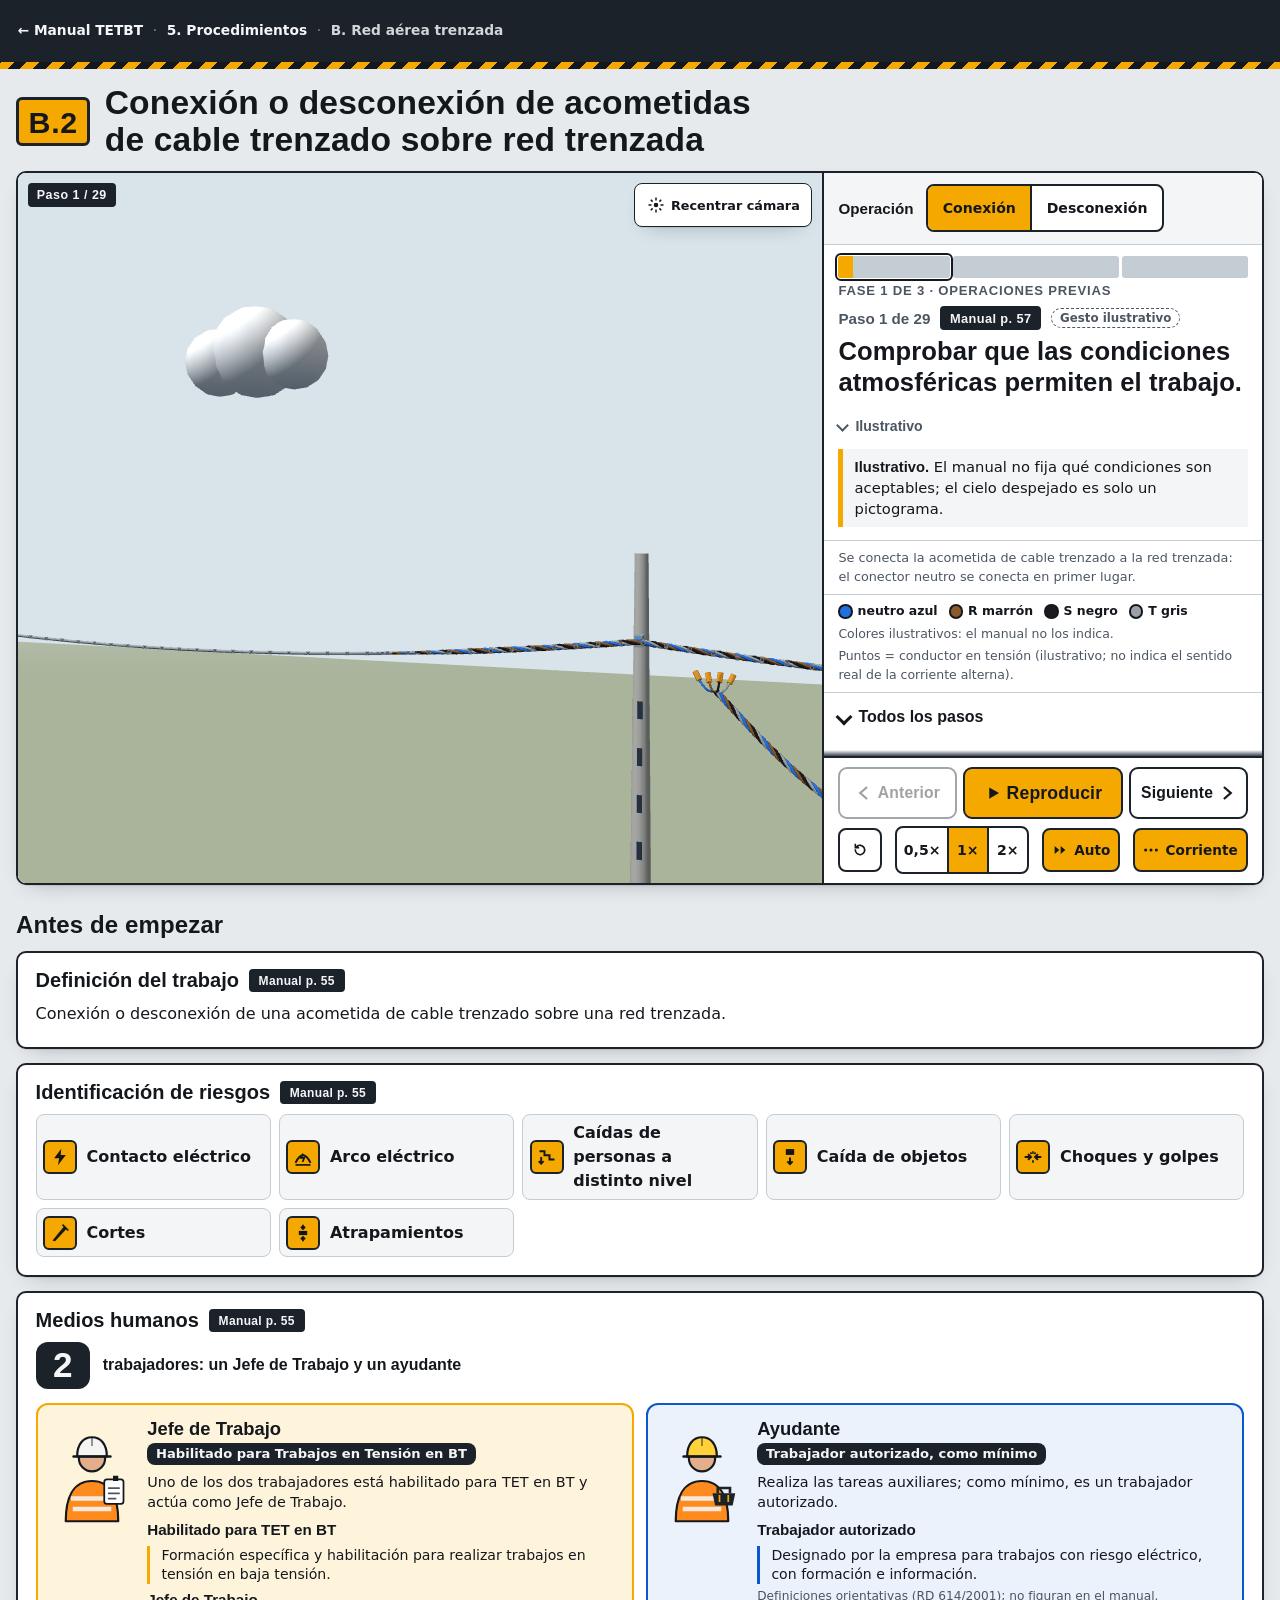
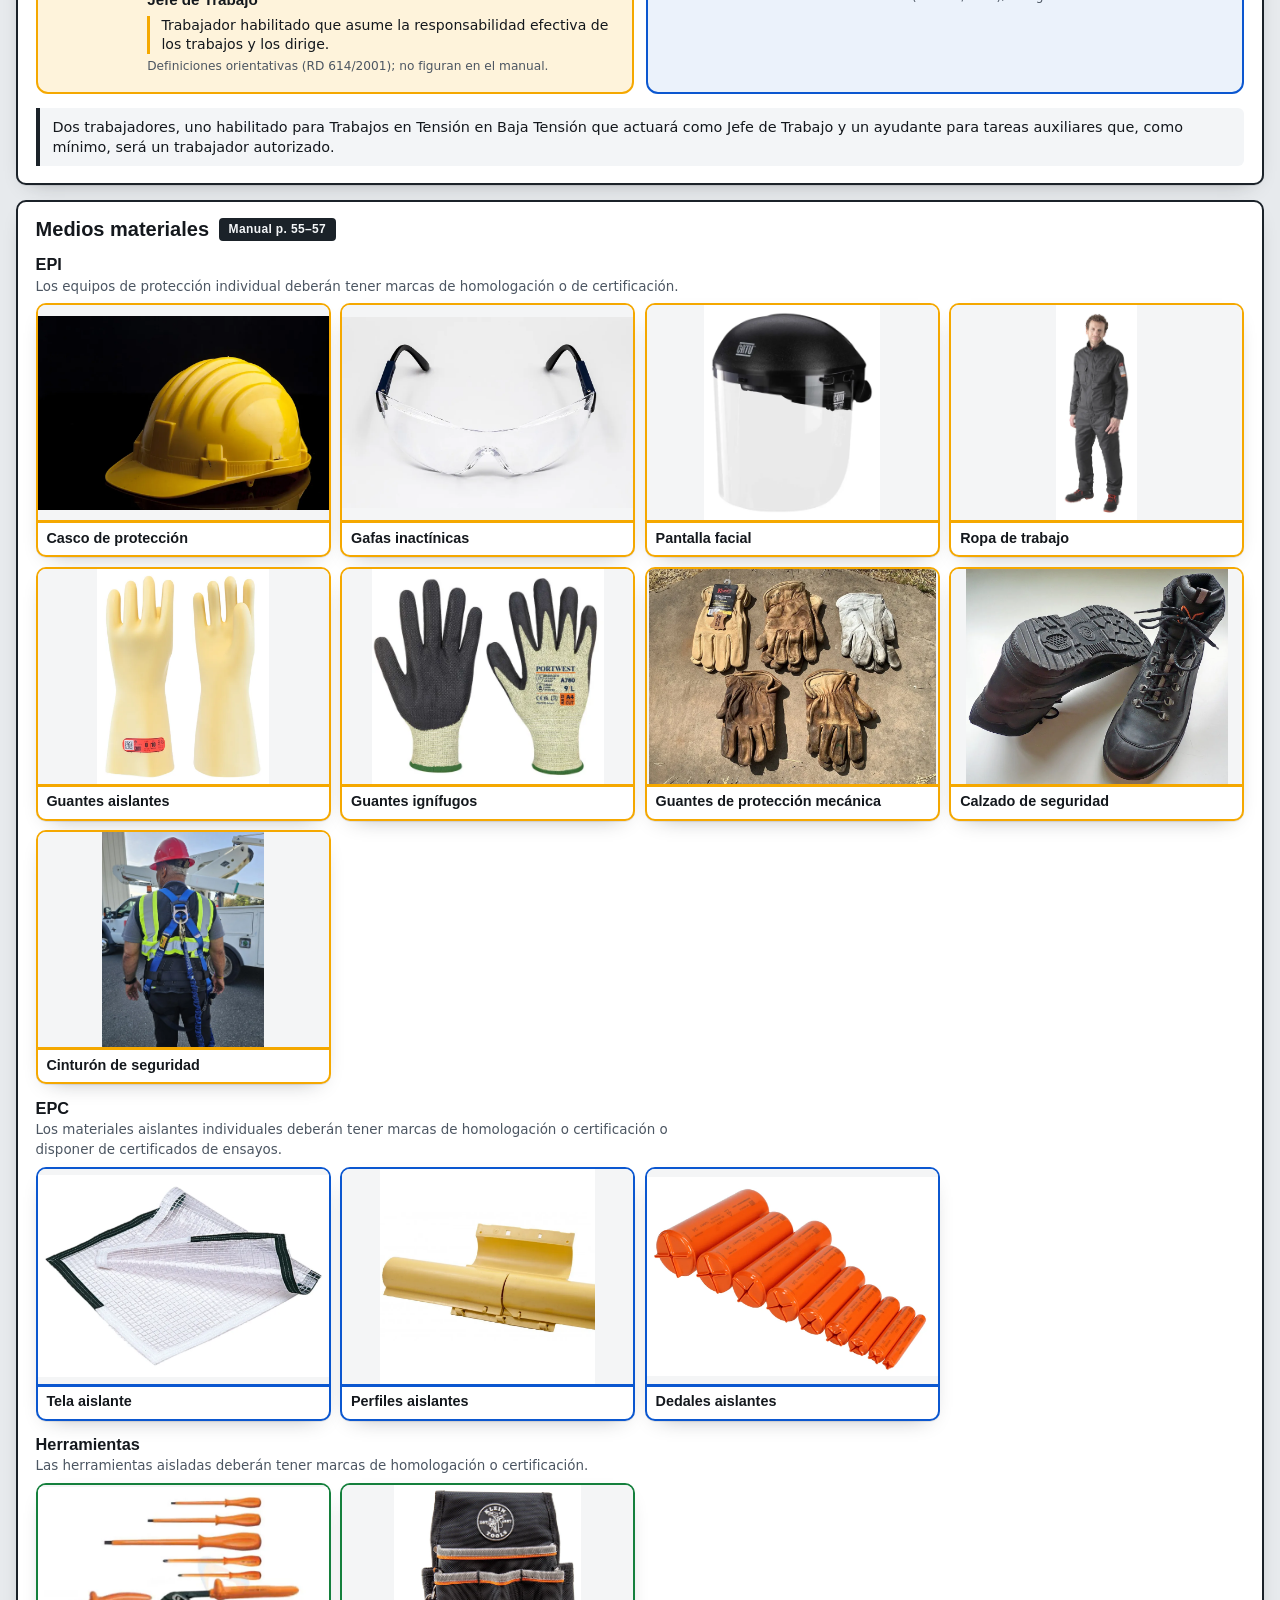
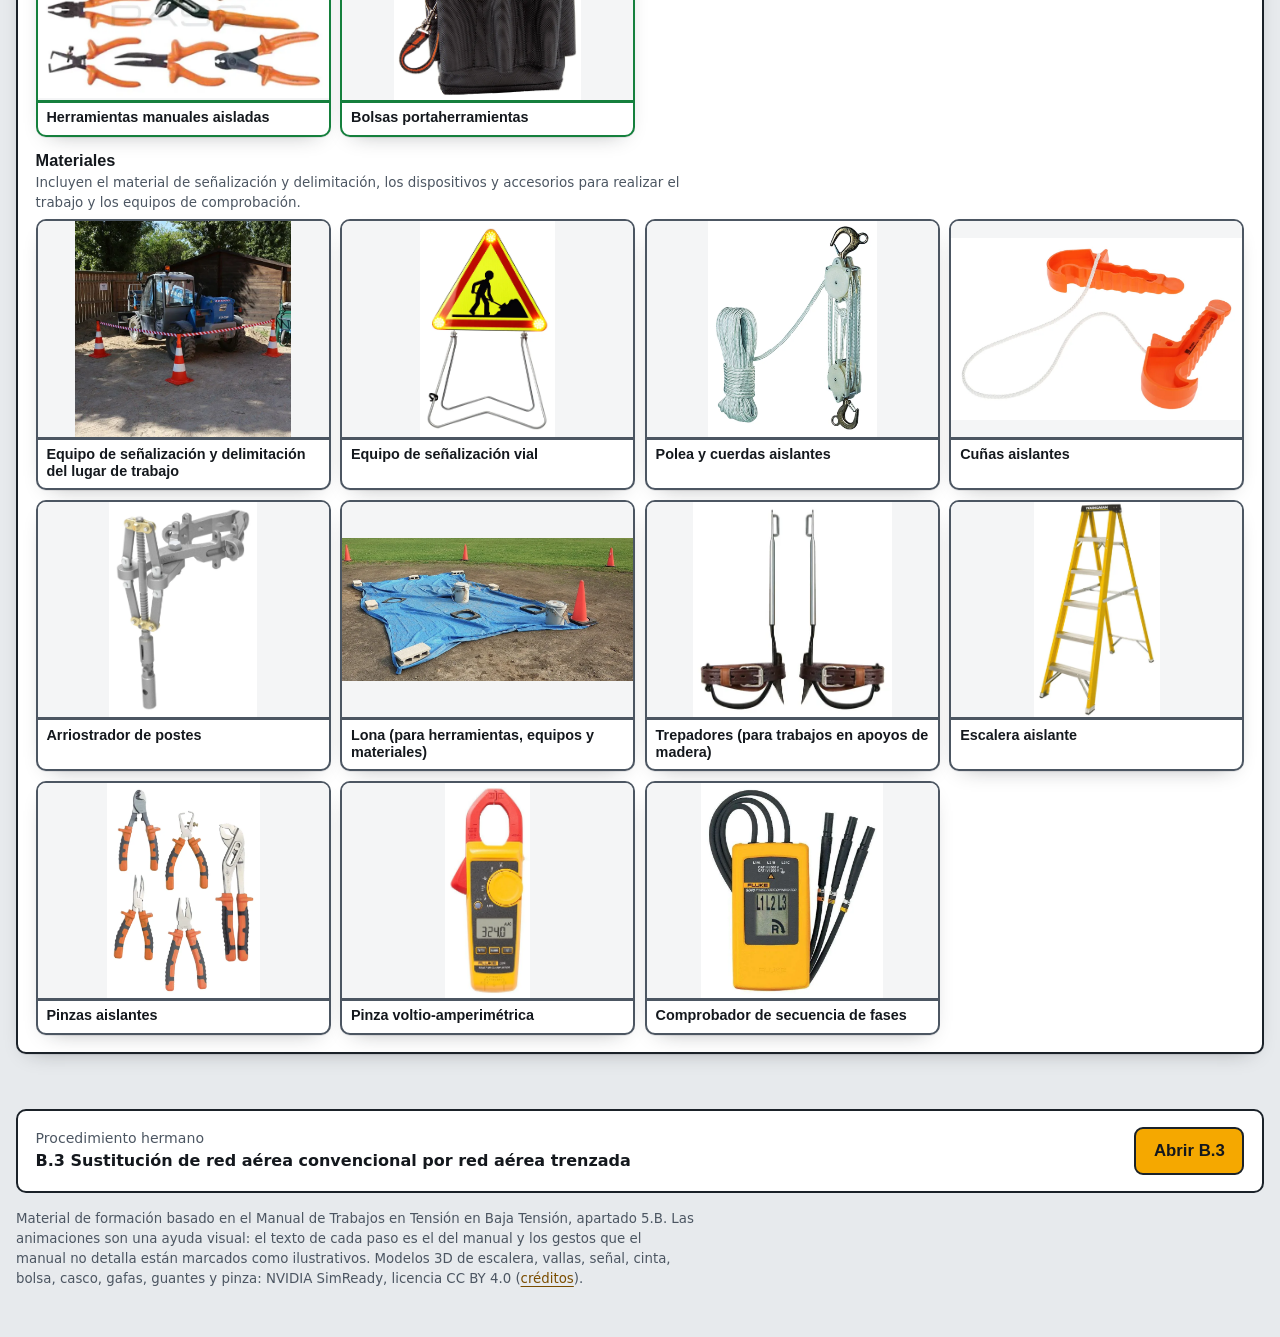
<file: procedimientos/b2_acometida_trenzado_sobre_trenzada.html>
<!doctype html>
<html lang="es">
<head>
<meta charset="utf-8">
<meta name="viewport" content="width=device-width,initial-scale=1,viewport-fit=cover">
<meta name="color-scheme" content="light dark">
<title>B.2 Acometida de cable trenzado sobre red trenzada · Manual TETBT</title>
<meta name="description" content="Animación paso a paso del procedimiento B.2 del Manual de Trabajos en Tensión en Baja Tensión.">
<link rel="stylesheet" href="../assets/tet.css">
</head>
<body>
<a class="skip" href="#reproductor">Ir al reproductor de pasos</a>
<header class="cab">
  <div class="cab-in">
    <nav class="migas" aria-label="Migas de pan">
      <a href="../index.html">← Manual TETBT</a><span class="sep" aria-hidden="true">·</span>
      <a href="../index.html#s5">5. Procedimientos</a><span class="sep" aria-hidden="true">·</span>
      <a class="act" href="../index.html#s5-b" aria-current="page">B. Red aérea trenzada</a>
    </nav>
  </div>
</header>
<main>
  <div class="titulo">
    <span class="placa" aria-hidden="true">B.2</span>
    <h1>Conexión o desconexión de acometidas de cable trenzado sobre red trenzada</h1>
  </div>
  <section aria-label="Reproductor de pasos"><div id="reproductor"><noscript><p>Para ver la animación paso a paso hace falta JavaScript. Las fichas de abajo no lo necesitan.</p></noscript></div></section>
  <section class="fichas" id="fichas" aria-label="Fichas del procedimiento"></section>
</main>
<footer class="pie">
  <div class="hermano">
    <div><div class="lbl">Procedimiento hermano</div><strong>B.3 Sustitución de red aérea convencional por red aérea trenzada</strong></div>
    <a class="go" href="b3_sustitucion_convencional_por_trenzada.html">Abrir B.3</a>
  </div>
  <small>Material de formación basado en el Manual de Trabajos en Tensión en Baja Tensión, apartado 5.B. Las animaciones son una ayuda visual: el texto de cada paso es el del manual y los gestos que el manual no detalla están marcados como ilustrativos. Modelos 3D de escalera, vallas, señal, cinta, bolsa, casco, gafas, guantes y pinza: NVIDIA SimReady, licencia CC BY 4.0 (<a href="../assets/modelos/CREDITOS.md">créditos</a>).</small>
</footer>
<script src="../assets/three/three.min.js"></script>
<script src="../assets/three/OrbitControls.js"></script>
<script src="../assets/three/GLTFLoader.js"></script>
<script src="../assets/three/meshopt_decoder.js"></script>
<script src="../assets/tet.js"></script>
<script src="../assets/escenas/corriente.js"></script>
<script src="../assets/escenas/apoyo-bt-pasos.js"></script>
<script src="../assets/escenas/apoyo-bt.js"></script>
<script src="../assets/escenas/red-trenzada-pasos.js"></script>
<script src="../assets/escenas/red-trenzada.js"></script>
<script>
var NOTA_EPI='Los equipos de protección individual deberán tener marcas de homologación o de certificación.';
var NOTA_EPC='Los materiales aislantes individuales deberán tener marcas de homologación o certificación o disponer de certificados de ensayos.';
var NOTA_HER='Las herramientas aisladas deberán tener marcas de homologación o certificación.';
var NOTA_MAT='Incluyen el material de señalización y delimitación, los dispositivos y accesorios para realizar el trabajo y los equipos de comprobación.';
var RIESGOS=['Contacto eléctrico','Arco eléctrico','Caídas de personas a distinto nivel','Caída de objetos','Choques y golpes','Cortes','Atrapamientos'];
var HUMANOS='Dos trabajadores, uno habilitado para Trabajos en Tensión en Baja Tensión que actuará como Jefe de Trabajo y un ayudante para tareas auxiliares que, como mínimo, será un trabajador autorizado.';
var EPI=['Casco de protección','Gafas inactínicas','Pantalla facial','Ropa de trabajo','Guantes aislantes','Guantes ignífugos','Guantes de protección mecánica','Calzado de seguridad','Cinturón de seguridad'];
var P=TET.pasosRedTrenzada;

TET.montar({
  id:'b2', escena:'red-trenzada',
  fichas:{
    definicion:{pag:55,texto:'Conexión o desconexión de una acometida de cable trenzado sobre una red trenzada.'},
    riesgosPag:55, riesgos:RIESGOS, humanos:{pag:55,texto:HUMANOS}, mediosPag:'55–57',
    medios:{
      epi:{nota:NOTA_EPI,items:EPI},
      epc:{nota:NOTA_EPC,items:['Tela aislante','Perfiles aislantes','Dedales aislantes']},
      herramientas:{nota:NOTA_HER,items:['Herramientas manuales aisladas','Bolsas portaherramientas']},
      materiales:{nota:NOTA_MAT,items:['Equipo de señalización y delimitación del lugar de trabajo','Equipo de señalización vial','Polea y cuerdas aislantes','Cuñas aislantes','Arriostrador de postes','Lona (para herramientas, equipos y materiales)','Trepadores (para trabajos en apoyos de madera)','Escalera aislante','Pinzas aislantes','Pinza voltio-amperimétrica','Comprobador de secuencia de fases']}
    }
  },
  selector:{etiqueta:'Operación',param:'op',defecto:'conexion',opciones:[
    {id:'conexion',etiqueta:'Conexión',desc:'Se conecta la acometida de cable trenzado a la red trenzada: el conector neutro se conecta en primer lugar.'},
    {id:'desconexion',etiqueta:'Desconexión',desc:'Se desconecta la acometida: el neutro sería el último conductor en desconectarse (p. 58). Es el único cambio de orden que indica el manual.'}]},
  construir:function(sel){
    var des=sel==='desconexion';
    var c1={texto:'Realizar la conexión, conectando en primer lugar el conector neutro y colocar protección aislante del conector.',pag:58,cam:'zona2',dur:4,det:{cam:'det-conexion2',txt:'Detalle: punto de conexión entre la acometida y la red principal, con conector y protección aislante (Manual p. 59)'}};
    var c2={texto:'Repetir el proceso en el resto de las fases.',pag:58,cam:'zona2',dur:5};
    if(des){
      c1.anim={a:'conectaT',fases:['R','S','T','N'],inv:true}; c1.nota='<strong>Texto del manual para la conexión; en desconexión se hace el orden inverso.</strong> Se desconectan R, S y T y el neutro el último (p. 58). Se muestra aquí la desconexión completa.';
      c2.anim=null; c2.nota='<strong>Texto del manual para la conexión; en desconexión se hace el orden inverso.</strong> La desconexión de las demás fases ya se ha mostrado en el paso anterior; este paso no tiene gesto propio.'; c2.ilus='Paso sin gesto en la desconexión: el orden inverso ya se ha animado en el paso anterior.';
    } else { c1.anim={a:'conectaT',fases:['N']}; c2.anim={a:'conectaT',fases:['R','S','T']}; }
    c1.ilus='El conector (metal) y su protección aislante (naranja) se dibujan de forma esquemática; el orden entre fases R, S, T y el dedal retirado antes de conectar son ilustrativos.'; if(!des) c2.ilus=c1.ilus;
    var ejec=[
      {texto:'Revisar la caja general de protección acometida.',pag:57,anim:'cgpAbre',cam:'cgp',ilus:'El manual no dice quién la revisa; se anima al ayudante.'},
      {texto:'Retirar fusibles de la caja general de protección.',pag:57,anim:{a:'cgpFus'},cam:'cgp',ilus:'El manual no dice quién lo hace; fusibles y barra de neutro son esquemáticos.'},
      {texto:'Cerrar y precintar la caja general de protección si fuera necesario.',pag:57,anim:'cgpCierra',cam:'cgp',ilus:'El precinto se dibuja como una esfera roja en el cierre.'},
      {texto:'Si es necesario, señalizar exterior o interiormente, la caja general de protección.',pag:57,anim:'senalCgp',cam:'cgp',ilus:'El tipo de cartel es representativo; el manual no lo describe.'},
      {texto:'Ascender al punto de trabajo, mediante escalera aislante, que garantice el eficaz aislamiento respecto a tierra.',pag:57,anim:'asciende',cam:'ascenso',dur:6,
        nota:'En este procedimiento el manual no da la cota de 40 cm: la escalera aislante debe garantizar el eficaz aislamiento respecto a tierra.',
        ilus:'La red principal trenzada se dibuja sujeta al apoyo por herrajes esquemáticos; el manual no los describe.'},
      {texto:'Aislar la zona de trabajo en tensión, deberá protegerse las masas accesibles.',pag:57,anim:{a:'cunas'},cam:'zona2',dur:6,det:{cam:'det-cunas',txt:'Detalle: cuñas aislantes que abren la red principal en el punto de conexión y tela aislante (Manual p. 59)'},
        nota:'Como en el esquema de la p. 59: las cuñas aislantes abren el haz de la red principal trenzada en el punto de conexión y la tela aislante protege la zona.',
        ilus:'El manual solo dice «proteger las masas accesibles»; la forma y colocación exactas de cuñas y tela son ilustrativas.'},
      {texto:'Si es necesario, identificar el neutro de la línea principal y de la acometida, así como el resto de las fases.',pag:57,anim:'etiq2',cam:'zona2',dur:3.5,det:{cam:'det-dedal2',txt:'Detalle: dedales aislantes en las puntas de la acometida de red trenzada (Manual p. 59)'},ilus:'Las etiquetas N, R, S y T son solo una forma de mostrar la identificación; el orden de las fases es ilustrativo.'},
      {texto:'Verificar la ausencia de tensión entre conductor principal y derivado.',pag:57,anim:{a:'pinza',fases:4},cam:'zona2',dur:4.5,ilus:'La pinza se muestra sobre cada conductor de la red principal; el manual no detalla el método de medida.'},
      c1,c2,
      {texto:'Retirar el aislamiento de la zona de trabajo de tensión.',pag:58,anim:'quitaCunas',cam:'zona2',dur:4.5,
        nota:'Se retiran la tela y las cuñas aislantes. La protección aislante de cada conector se queda: es la que se coloca al conectar.'},
      {texto:'En caso de desconexión, el neutro sería el último conductor en desconectarse.',pag:58,anim:'resaltaN2',cam:'zona2',dur:3,
        nota:des?'Es lo que se ha hecho en esta variante: R, S y T primero, y el neutro al final.':'Este punto solo aplica a la desconexión. En la conexión, el neutro es el primero (ver los dos pasos de conexión). Cambia a «Desconexión» para ver el orden inverso.'}
    ];
    return {escena:{modo:'b2',desconexion:des},fases:[P.previas(57,['clima','ident','insp','delim','vial','verif','metal','epi'],'Delimitar y señalizar el lugar de trabajo.'),{nombre:'Ejecución del trabajo',pasos:ejec},P.finales9(58,'Reponer fusibles en la caja general de protección o elemento equivalente.',true)]};
  }
});

</script>
</body>
</html>
</file>
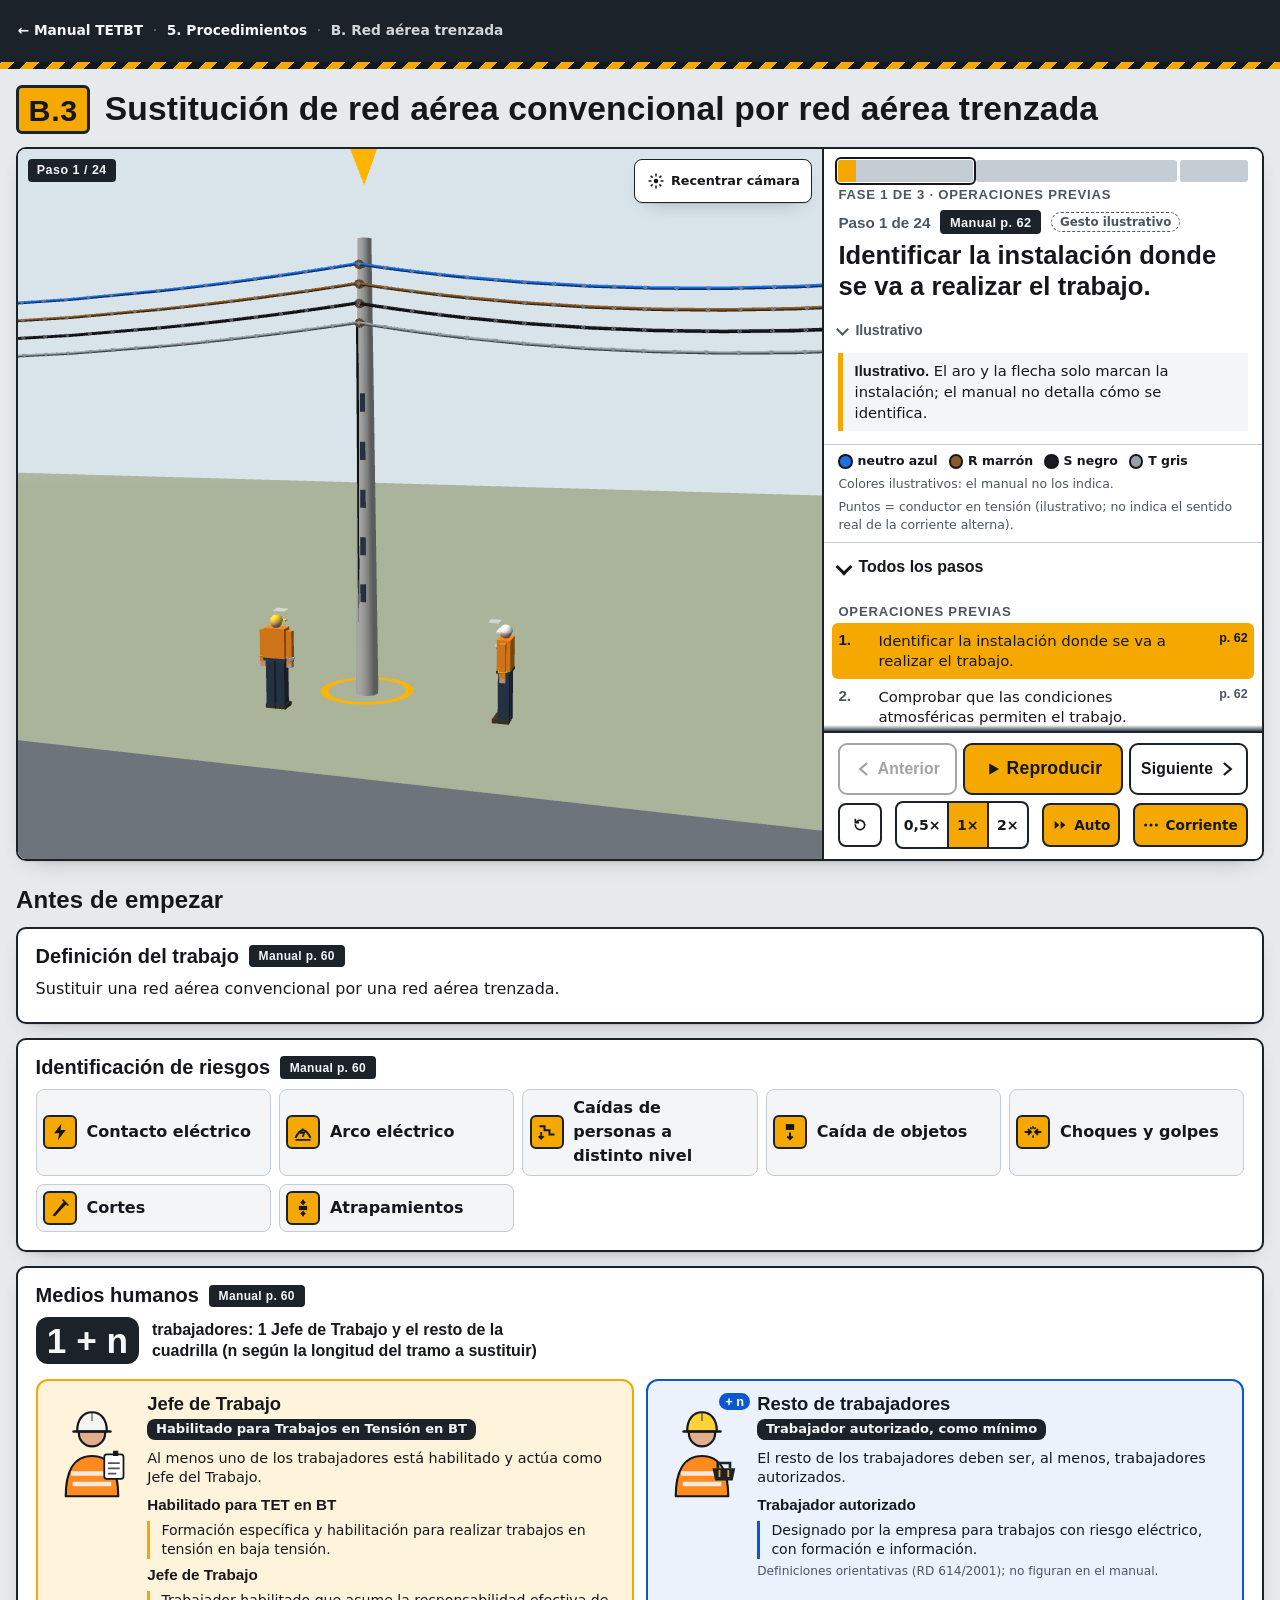
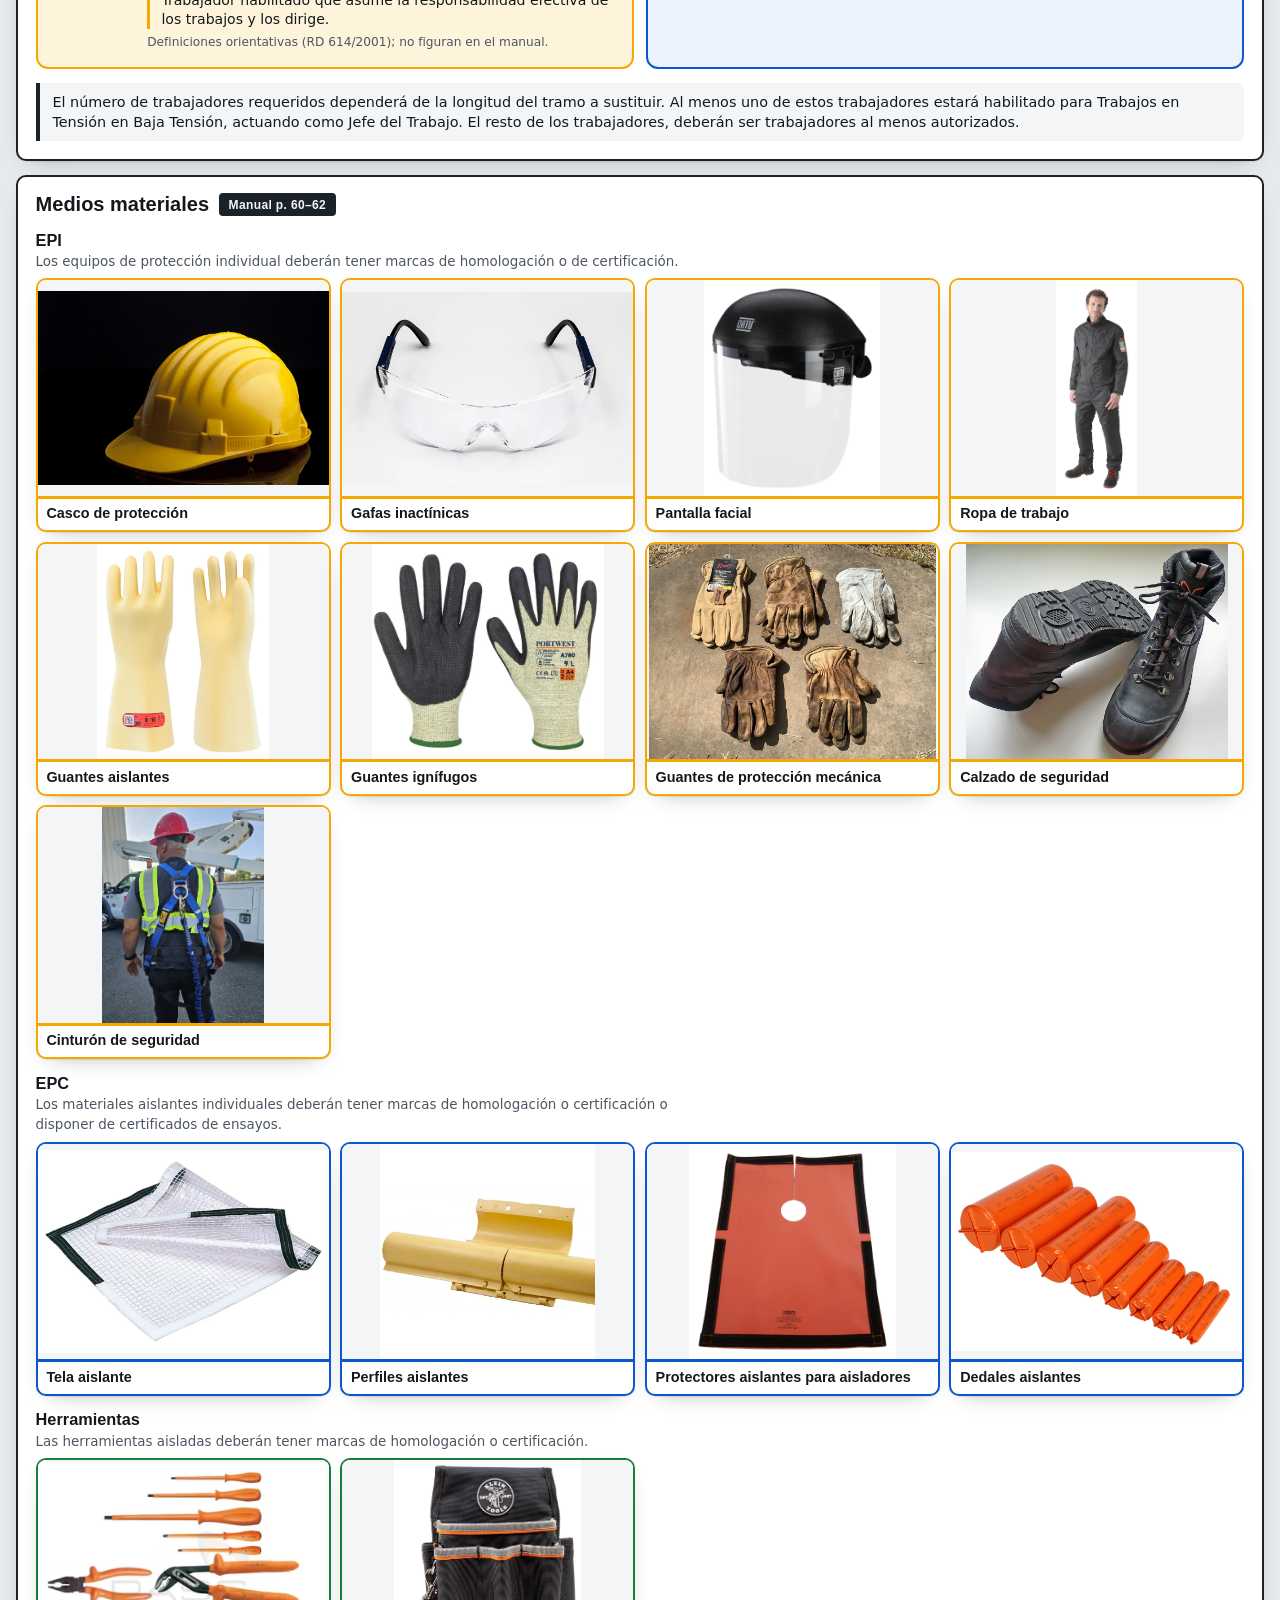
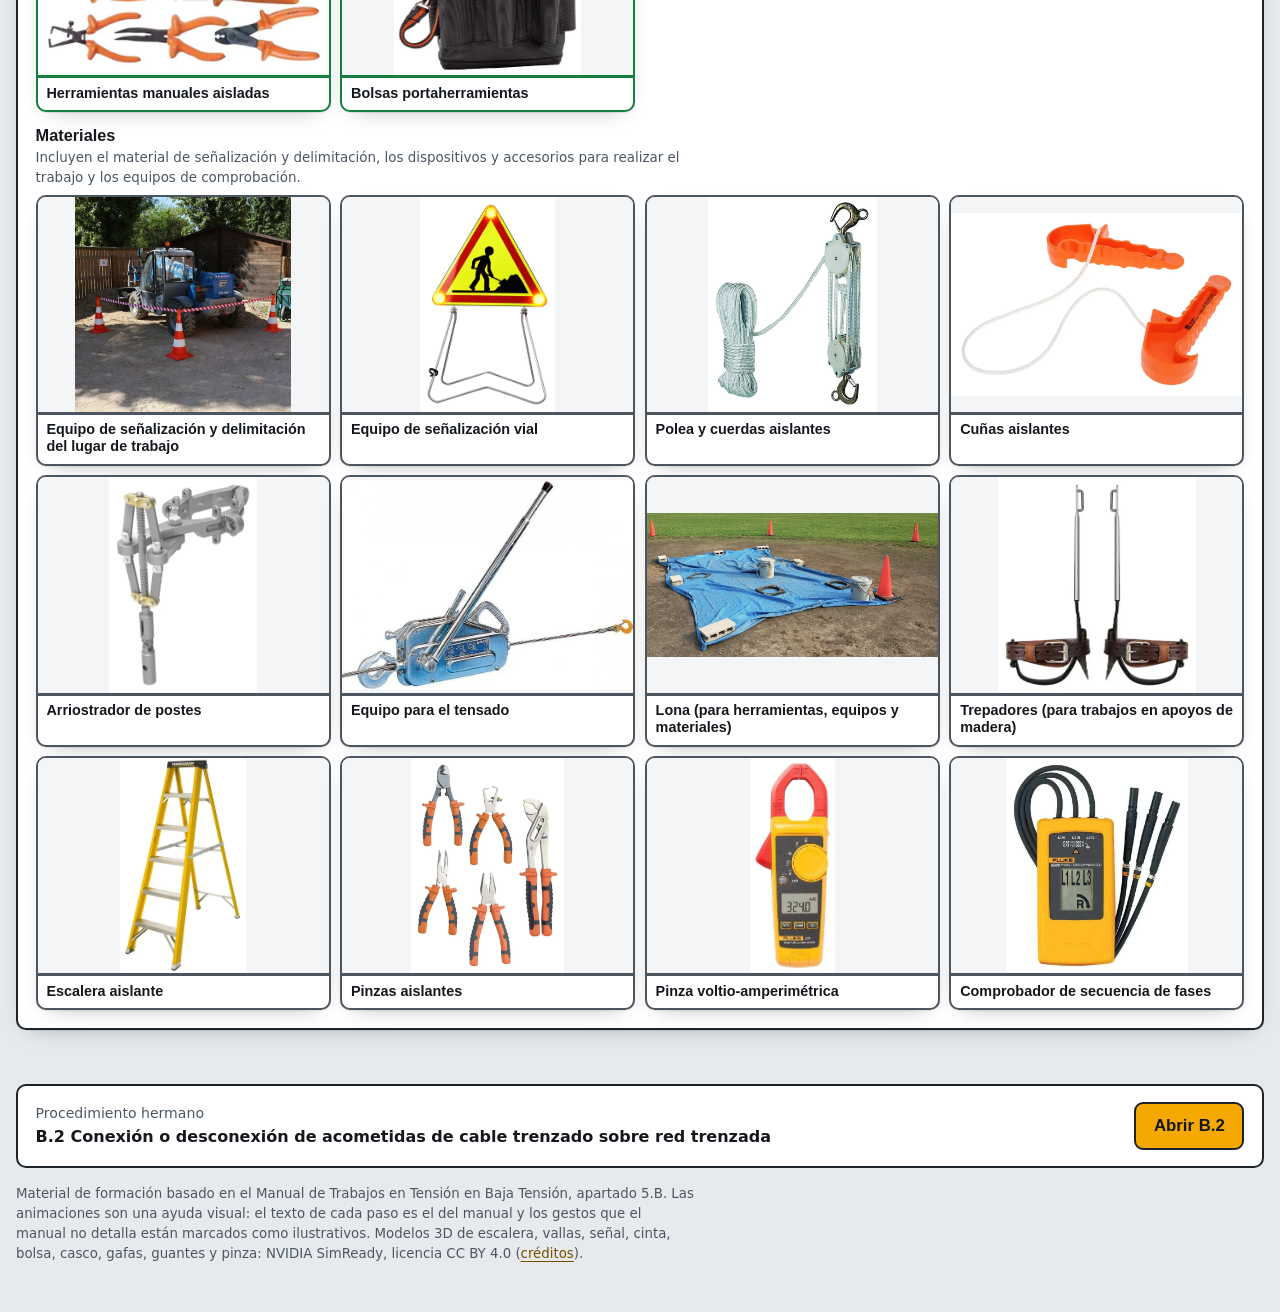
<file: procedimientos/b3_sustitucion_convencional_por_trenzada.html>
<!doctype html>
<html lang="es">
<head>
<meta charset="utf-8">
<meta name="viewport" content="width=device-width,initial-scale=1,viewport-fit=cover">
<meta name="color-scheme" content="light dark">
<title>B.3 Sustitución de red convencional por red trenzada · Manual TETBT</title>
<meta name="description" content="Animación paso a paso del procedimiento B.3 del Manual de Trabajos en Tensión en Baja Tensión.">
<link rel="stylesheet" href="../assets/tet.css">
</head>
<body>
<a class="skip" href="#reproductor">Ir al reproductor de pasos</a>
<header class="cab">
  <div class="cab-in">
    <nav class="migas" aria-label="Migas de pan">
      <a href="../index.html">← Manual TETBT</a><span class="sep" aria-hidden="true">·</span>
      <a href="../index.html#s5">5. Procedimientos</a><span class="sep" aria-hidden="true">·</span>
      <a class="act" href="../index.html#s5-b" aria-current="page">B. Red aérea trenzada</a>
    </nav>
  </div>
</header>
<main>
  <div class="titulo">
    <span class="placa" aria-hidden="true">B.3</span>
    <h1>Sustitución de red aérea convencional por red aérea trenzada</h1>
  </div>
  <section aria-label="Reproductor de pasos"><div id="reproductor"><noscript><p>Para ver la animación paso a paso hace falta JavaScript. Las fichas de abajo no lo necesitan.</p></noscript></div></section>
  <section class="fichas" id="fichas" aria-label="Fichas del procedimiento"></section>
</main>
<footer class="pie">
  <div class="hermano">
    <div><div class="lbl">Procedimiento hermano</div><strong>B.2 Conexión o desconexión de acometidas de cable trenzado sobre red trenzada</strong></div>
    <a class="go" href="b2_acometida_trenzado_sobre_trenzada.html">Abrir B.2</a>
  </div>
  <small>Material de formación basado en el Manual de Trabajos en Tensión en Baja Tensión, apartado 5.B. Las animaciones son una ayuda visual: el texto de cada paso es el del manual y los gestos que el manual no detalla están marcados como ilustrativos. Modelos 3D de escalera, vallas, señal, cinta, bolsa, casco, gafas, guantes y pinza: NVIDIA SimReady, licencia CC BY 4.0 (<a href="../assets/modelos/CREDITOS.md">créditos</a>).</small>
</footer>
<script src="../assets/three/three.min.js"></script>
<script src="../assets/three/OrbitControls.js"></script>
<script src="../assets/three/GLTFLoader.js"></script>
<script src="../assets/three/meshopt_decoder.js"></script>
<script src="../assets/tet.js"></script>
<script src="../assets/escenas/corriente.js"></script>
<script src="../assets/escenas/apoyo-bt-pasos.js"></script>
<script src="../assets/escenas/apoyo-bt.js"></script>
<script src="../assets/escenas/red-trenzada-pasos.js"></script>
<script src="../assets/escenas/red-trenzada.js"></script>
<script>
var NOTA_EPI='Los equipos de protección individual deberán tener marcas de homologación o de certificación.';
var NOTA_EPC='Los materiales aislantes individuales deberán tener marcas de homologación o certificación o disponer de certificados de ensayos.';
var NOTA_HER='Las herramientas aisladas deberán tener marcas de homologación o certificación.';
var NOTA_MAT='Incluyen el material de señalización y delimitación, los dispositivos y accesorios para realizar el trabajo y los equipos de comprobación.';
var RIESGOS=['Contacto eléctrico','Arco eléctrico','Caídas de personas a distinto nivel','Caída de objetos','Choques y golpes','Cortes','Atrapamientos'];
var HUMANOS='El número de trabajadores requeridos dependerá de la longitud del tramo a sustituir. Al menos uno de estos trabajadores estará habilitado para Trabajos en Tensión en Baja Tensión, actuando como Jefe del Trabajo. El resto de los trabajadores, deberán ser trabajadores al menos autorizados.';
var EPI=['Casco de protección','Gafas inactínicas','Pantalla facial','Ropa de trabajo','Guantes aislantes','Guantes ignífugos','Guantes de protección mecánica','Calzado de seguridad','Cinturón de seguridad'];
var P=TET.pasosRedTrenzada;

TET.montar({
  id:'b3', escena:'red-trenzada',
  fichas:{
    definicion:{pag:60,texto:'Sustituir una red aérea convencional por una red aérea trenzada.'},
    riesgosPag:60, riesgos:RIESGOS, humanos:{pag:60,texto:HUMANOS}, mediosPag:'60–62',
    medios:{
      epi:{nota:NOTA_EPI,items:EPI},
      epc:{nota:NOTA_EPC,items:['Tela aislante','Perfiles aislantes','Protectores aislantes para aisladores','Dedales aislantes']},
      herramientas:{nota:NOTA_HER,items:['Herramientas manuales aisladas','Bolsas portaherramientas']},
      materiales:{nota:NOTA_MAT,items:['Equipo de señalización y delimitación del lugar de trabajo','Equipo de señalización vial','Polea y cuerdas aislantes','Cuñas aislantes','Arriostrador de postes','Equipo para el tensado','Lona (para herramientas, equipos y materiales)','Trepadores (para trabajos en apoyos de madera)','Escalera aislante','Pinzas aislantes','Pinza voltio-amperimétrica','Comprobador de secuencia de fases']}
    }
  },
  construir:function(){
    var ILUS_TREN='El cable trenzado se dibuja ya tendido y a menor altura; el manual no detalla su tendido ni su izado. Es un tramo corto y no está a escala.';
    var ejec=[
      {texto:'Ascender al punto de trabajo, mediante escalera aislante u otro medio, hasta situarse aproximadamente a 40 cm desde la cabeza del trabajador hasta el punto en tensión inferior más próximo.',pag:62,anim:'asciende',cam:'ascenso',dur:6,
        nota:'La cota «≈ 40 cm» marca la distancia desde la cabeza hasta el punto en tensión inferior más próximo. Es la única cifra que da el manual para este paso.'},
      {texto:'En los apoyos de hormigón con alvéolos, dotados de elementos para la instalación de líneas de seguridad, el ascenso se podrá realizar por los propios alvéolos.',pag:62,anim:'alveolos',cam:'poste',dur:3,ilus:'Se resaltan los alvéolos; el ascenso por ellos no se anima (aquí se sigue con la escalera).'},
      {texto:'Aislar la zona de trabajo en tensión, comenzando de abajo hacia arriba; deberán protegerse elementos de tensión y masas accesibles.',pag:62,anim:['aislar',{a:'aislarFar'}],cam:'vano',dur:8,det:{cam:'det-cruceta',txt:'Detalle: protección de conductores con perfiles aislantes, aisladores protegidos y apoyo con tela aislante (Manual p. 64)'},
        nota:'De abajo hacia arriba: primero la fase T, luego S, R y N. Se cubren conductores, aisladores y apoyo (tela), dejándolas todas cubiertas. Solo se destapa el punto de conexión de la fase en curso; las demás siguen cubiertas (ilustrativo). El orden de las fases en la escena es ilustrativo.',
        ilus:'Se protege también el otro extremo del tramo, donde luego se conectará; el manual solo habla de «la zona de trabajo en tensión». El orden de colocación es ilustrativo.'},
      {texto:'Comprobar que todas las puntas de conductor de la nueva red trenzada a conectar están completamente aisladas mediante dedales aislantes.',pag:62,anim:{a:'dedales'},cam:'ext1',dur:5,det:{cam:'det-dedal3',txt:'Detalle: puntas de la nueva red trenzada con dedal aislante (Manual p. 62)'},ilus:ILUS_TREN},
      {texto:'Posicionar la red trenzada en su posición definitiva.',pag:63,anim:{a:'posiciona'},cam:'vano',dur:5,ilus:'El manual no detalla cómo se posiciona; se anima el cable subiendo a su sitio.'},
      {texto:'Retirar lo suficiente el aislamiento de cada uno de los conductores para colocar el conector.',pag:63,anim:{a:'ciclo',e:0,fases:['N'],modo:'pela'},cam:'ext1',dur:3.5,
        nota:'Se anima aquí el primer conductor (el neutro); el paso siguiente del manual manda repetir en los otros.',
        ilus:'El manual no dice con qué conductor se empieza en este extremo; se anima el neutro primero. Retirar el aislamiento se muestra quitando el dedal y dejando la punta metálica al aire.'},
      {texto:'Limpiar el conductor y realizar la conexión de cada uno de los conductores de la red trenzada en uno de los extremos, reponiendo aislamiento.',pag:63,anim:{a:'ciclo',e:0,fases:['N'],modo:'cc'},cam:'ext1',dur:5,det:{cam:'det-conexion',txt:'Detalle: conector con protección aislante unido al conductor convencional (Manual p. 64)'},
        ilus:'El conector (metal) y su protección aislante (naranja) se dibujan de forma esquemática. El conductor al que se conecta es el convencional de la línea; el gesto de cepillar es ilustrativo. Los puntos de tensión de la red trenzada nueva son ilustrativos: se muestra en tensión desde que se conecta por un extremo a la red existente.'},
      {texto:'Repetir los dos pasos anteriores en los otros conductores de la red trenzada.',pag:63,anim:{a:'ciclo',e:0,fases:['R','S','T'],modo:'todo'},cam:'ext1',dur:9,ilus:'El orden entre R, S y T es ilustrativo.'},
      {texto:'Identificar los conductores en el otro extremo del conductor, conectarlos secuencialmente comenzando por el neutro, comprobando previamente las concordancias de fases reponiendo finalmente el aislamiento.',pag:63,anim:{a:'ciclo',e:1,fases:['N','R','S','T'],modo:'ext2'},cam:'ext2',dur:10,det:{cam:'det-ext2',txt:'Detalle: conectores con protección aislante en el otro apoyo (Manual p. 64)'},
        ilus:'Las etiquetas y el ✓ (concordancia de fases comprobada) son solo una forma de mostrar la identificación y la comprobación. En este extremo no se dibuja al trabajador.'},
      {texto:'Retencionar los conductores convencionales, cortar y, si es necesario, convertir el apoyo de alineación en amarre.',pag:63,anim:{a:'corta'},cam:'vano',dur:5,det:{cam:'det-corte',txt:'Detalle: conductores convencionales retencionados y cortados; el tramo retirado en trazo tenue (Manual p. 64)'},
        nota:'El tramo convencional retirado se muestra en trazo tenue, como en el esquema de la p. 64 («Conductores retirados»). Los puntos de tensión dejan de recorrer el tramo retirado (ilustrativo).',
        ilus:'El manual no dice dónde se retencionan ni dónde se cortan los conductores; los puntos se dibujan de forma esquemática. No se anima la conversión del apoyo en amarre.'},
      {texto:'Si existen acometidas en línea a sustituir, las desconexiones y o conexiones de éstas se realizarán según el procedimiento correspondiente.',pag:63,anim:{a:'ping',k:'vano'},cam:'vano',dur:3.5,
        nota:'Aclaración propia (ilustrativo): el manual remite al «procedimiento correspondiente»; los de conexión y desconexión de acometidas de este mismo apartado son B.1 y B.2.',
        ilus:'Este paso no tiene gesto propio: el círculo solo marca «aquí iría una acometida». No se dibuja ninguna.'},
      {texto:'La conexión de la red trenzada se puede realizar conductor a conductor en los dos extremos a todos los conductores en un extremo y después en el otro extremo.',pag:63,anim:{a:'seq',items:[{w:[0,0.6],anim:{a:'ping',k:'ext'}},{w:[0.6,1],anim:['quitarProt',{a:'quitarFar'}]}]},cam:'vano',dur:6,
        nota:'El manual deja libre el orden de la conexión: conductor a conductor en los dos extremos, o todos los conductores en un extremo y después en el otro. La animación de los pasos anteriores ha seguido la segunda opción. Al final de este paso se retiran las protecciones (tela, perfiles y capuchones) y quedan las conexiones con su funda aislante (ilustrativo: el manual no indica cuándo se retiran).',
        ilus:'Los círculos marcan los dos extremos del tramo.'}
    ];
    var fin={nombre:'Operaciones finales',pasos:[
      {texto:'Revisar, limpiar y guardar los equipos, herramientas y materiales empleados en el trabajo.',pag:63,anim:{a:'seq',items:[{w:[0,0.5],anim:'descenso'},{w:[0.5,1],anim:'guardar'}]},cam:'general',dur:7,
        ilus:'Se baja y se guarda la escalera; las protecciones ya se retiraron al final de la ejecución.'},
      {texto:'Retirar la señalización y delimitación del lugar de trabajo.',pag:63,anim:{a:'valla',inv:true},cam:'general'},
      {texto:'Retirar materiales de desecho.',pag:63,anim:'desecho',cam:'suelo2',dur:3.5,ilus:'La bolsa de desecho es representativa.'},
      {texto:'Retirar la señalización vial, si ha sido necesario colocarla.',pag:63,anim:{a:'vial',inv:true},cam:'vial'}
    ]};
    return {escena:{modo:'b3'},fases:[P.previas(62,['ident','clima','vial','insp','delim','verif','metal','epi'],'Señalizar y delimitar el lugar de trabajo.'),{nombre:'Ejecución del trabajo',pasos:ejec},fin]};
  }
});

</script>
</body>
</html>
</file>
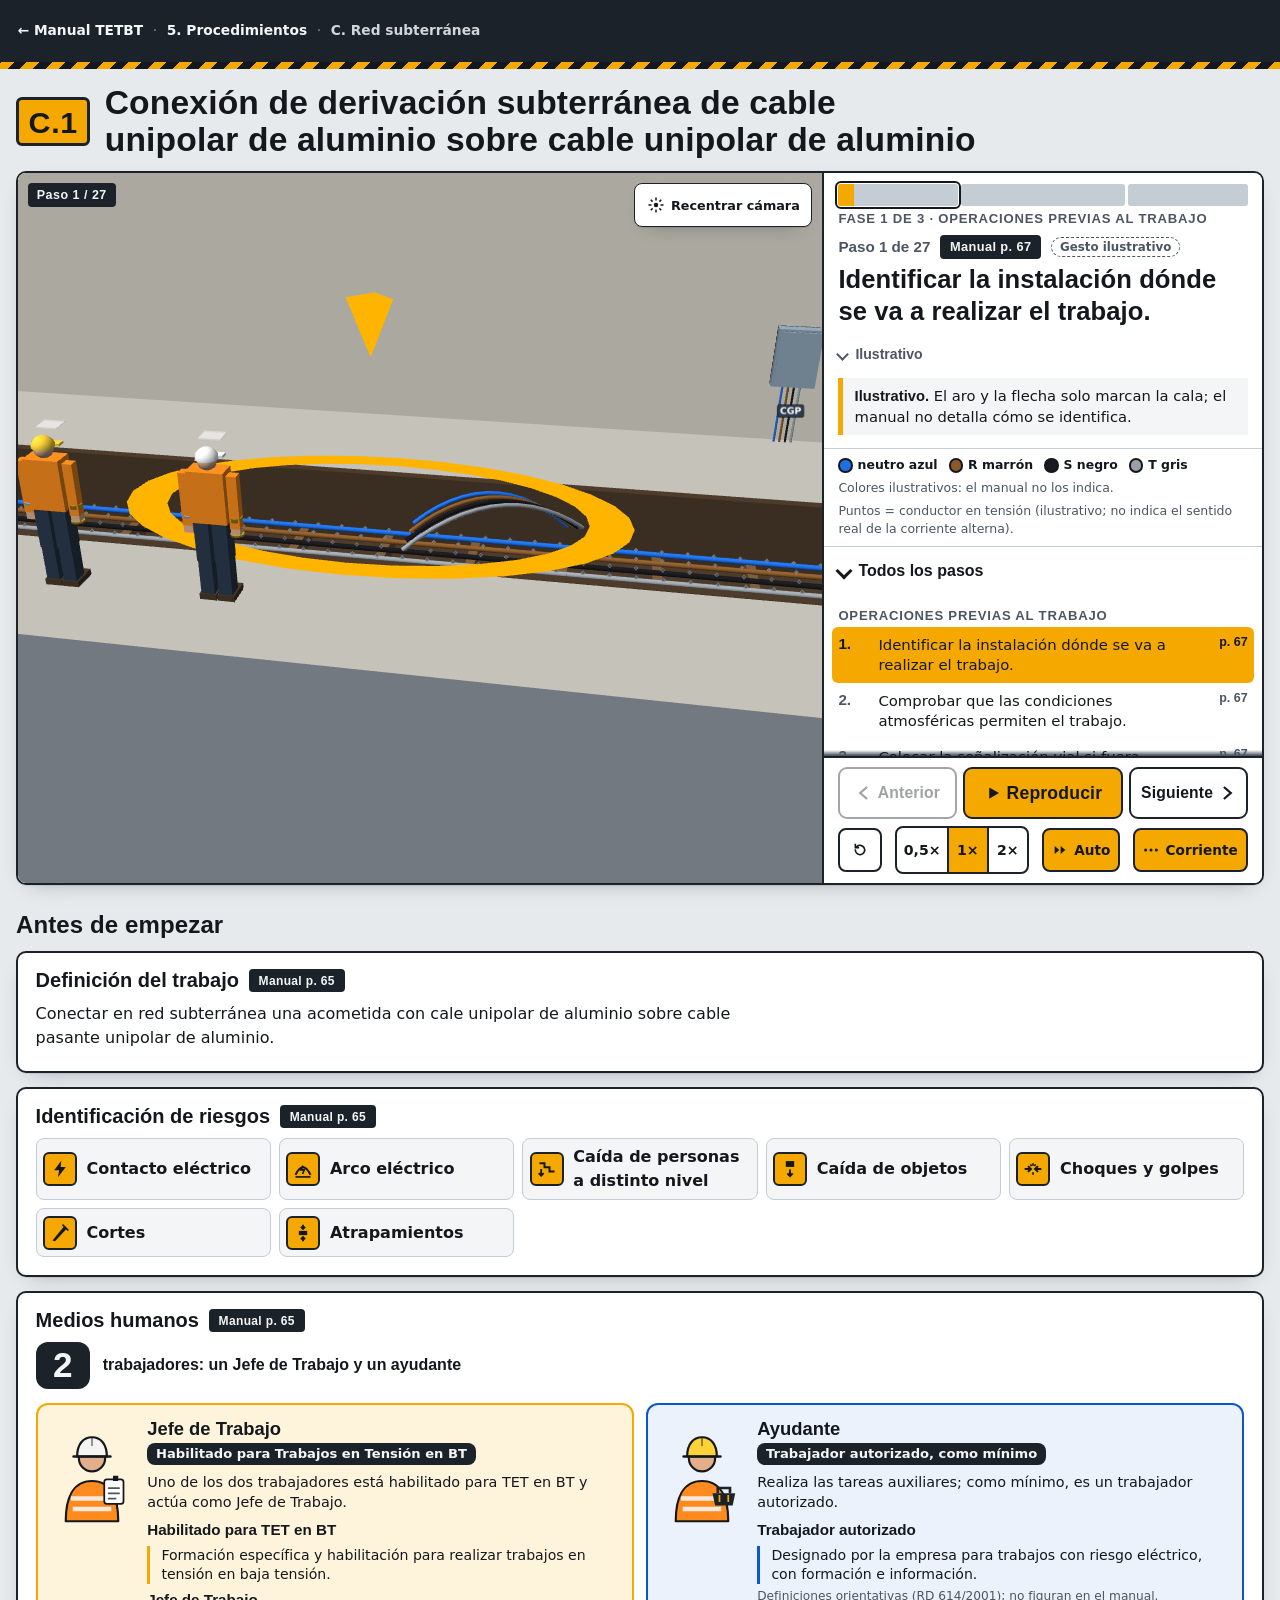
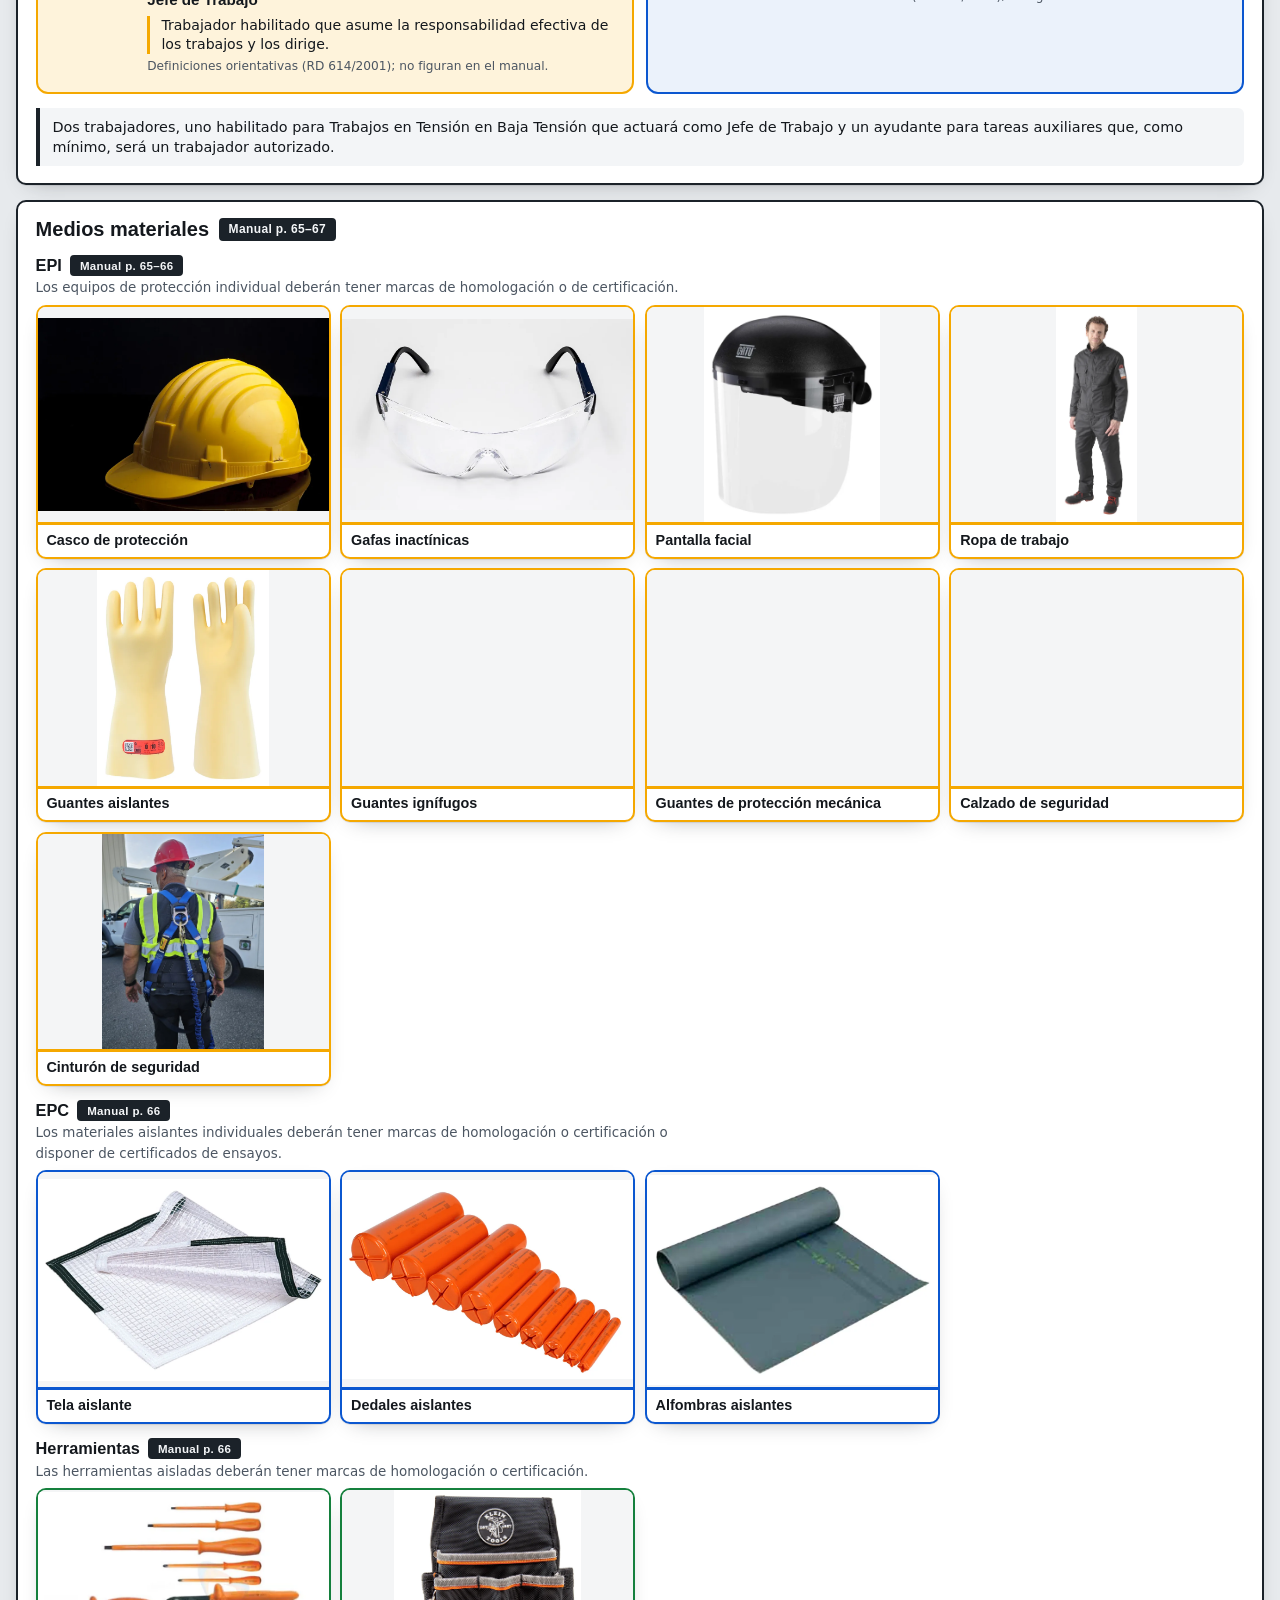
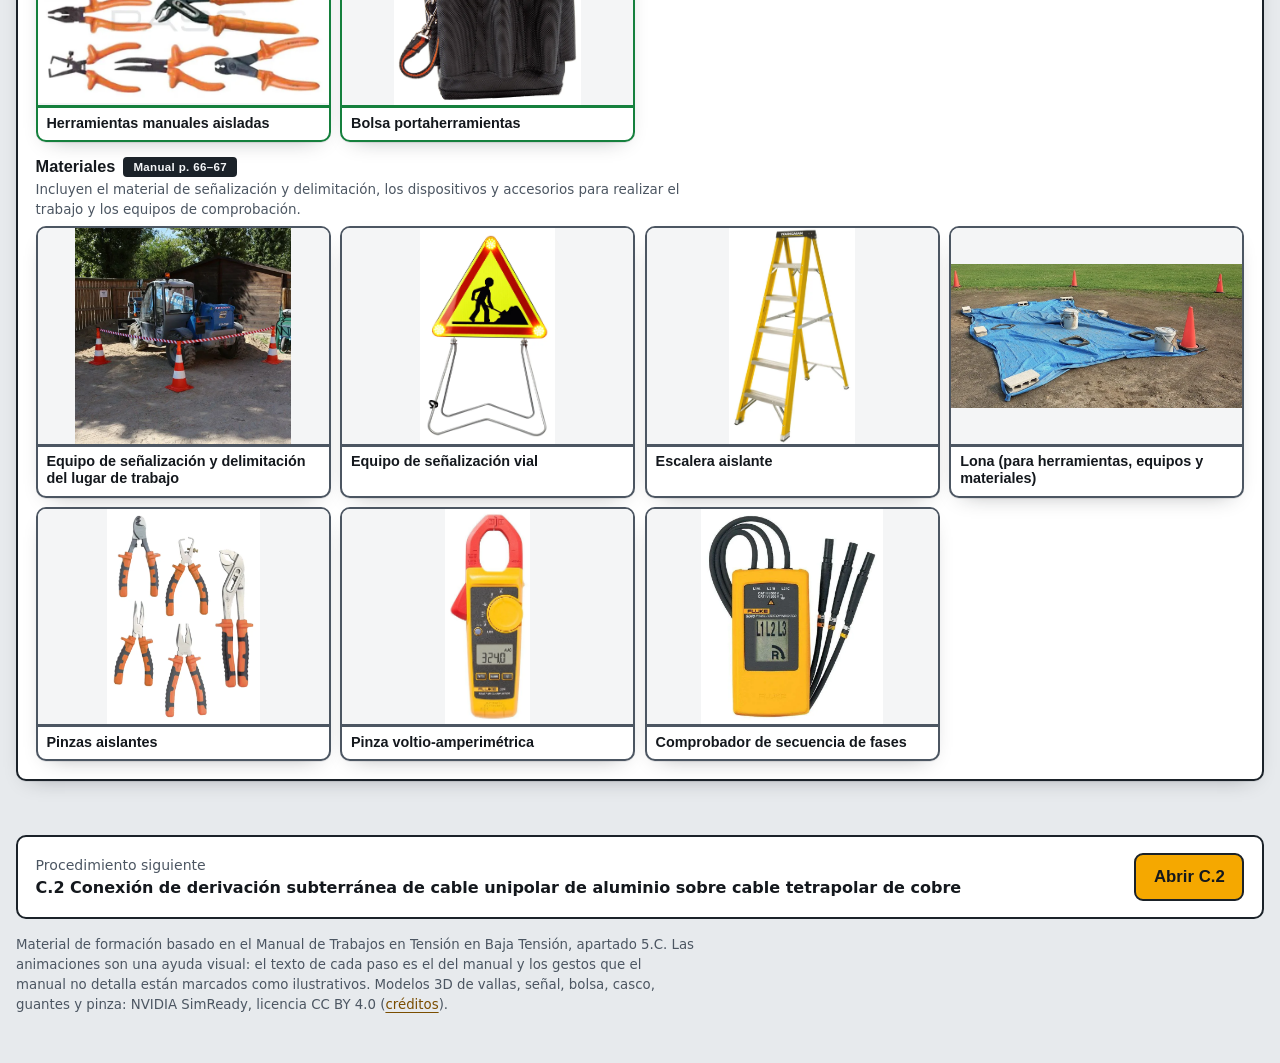
<file: procedimientos/c1_derivacion_unipolar_sobre_unipolar.html>
<!doctype html>
<html lang="es">
<head>
<meta charset="utf-8">
<meta name="viewport" content="width=device-width,initial-scale=1,viewport-fit=cover">
<meta name="color-scheme" content="light">
<title>C.1 Derivación subterránea unipolar sobre unipolar · Manual TETBT</title>
<meta name="description" content="Animación paso a paso del procedimiento C.1 del Manual de Trabajos en Tensión en Baja Tensión.">
<link rel="stylesheet" href="../assets/tet.css">
</head>
<body>
<a class="skip" href="#reproductor">Ir al reproductor de pasos</a>
<header class="cab">
  <div class="cab-in">
    <nav class="migas" aria-label="Migas de pan">
      <a href="../index.html">← Manual TETBT</a><span class="sep" aria-hidden="true">·</span>
      <a href="../index.html#s5">5. Procedimientos</a><span class="sep" aria-hidden="true">·</span>
      <a class="act" href="../index.html#s5-c" aria-current="page">C. Red subterránea</a>
    </nav>
  </div>
</header>
<main>
  <div class="titulo">
    <span class="placa" aria-hidden="true">C.1</span>
    <h1>Conexión de derivación subterránea de cable unipolar de aluminio sobre cable unipolar de aluminio</h1>
  </div>
  <section aria-label="Reproductor de pasos"><div id="reproductor"><noscript><p>Para ver la animación paso a paso hace falta JavaScript. Las fichas de abajo no lo necesitan.</p></noscript></div></section>
  <section class="fichas" id="fichas" aria-label="Fichas del procedimiento"></section>
</main>
<footer class="pie">
  <div class="hermano">
    <div><div class="lbl">Procedimiento siguiente</div><strong>C.2 Conexión de derivación subterránea de cable unipolar de aluminio sobre cable tetrapolar de cobre</strong></div>
    <a class="go" href="c2_derivacion_unipolar_sobre_tetrapolar.html">Abrir C.2</a>
  </div>
  <small>Material de formación basado en el Manual de Trabajos en Tensión en Baja Tensión, apartado 5.C. Las animaciones son una ayuda visual: el texto de cada paso es el del manual y los gestos que el manual no detalla están marcados como ilustrativos. Modelos 3D de vallas, señal, bolsa, casco, guantes y pinza: NVIDIA SimReady, licencia CC BY 4.0 (<a href="../assets/modelos/CREDITOS.md">créditos</a>).</small>
</footer>
<script src="../assets/three/three.min.js"></script>
<script src="../assets/three/OrbitControls.js"></script>
<script src="../assets/three/GLTFLoader.js"></script>
<script src="../assets/three/meshopt_decoder.js"></script>
<script src="../assets/tet.js"></script>
<script src="../assets/escenas/corriente.js"></script>
<script src="../assets/escenas/red-subterranea-pasos.js"></script>
<script src="../assets/escenas/red-subterranea.js"></script>
<script>
var NOTA_EPI='Los equipos de protección individual deberán tener marcas de homologación o de certificación.';
var NOTA_EPC='Los materiales aislantes individuales deberán tener marcas de homologación o certificación o disponer de certificados de ensayos.';
var NOTA_HER='Las herramientas aisladas deberán tener marcas de homologación o certificación.';
var NOTA_MAT='Incluyen el material de señalización y delimitación, los dispositivos y accesorios para realizar el trabajo y los equipos de comprobación.';
var RIESGOS=['Contacto eléctrico','Arco eléctrico','Caída de personas a distinto nivel','Caída de objetos','Choques y golpes','Cortes','Atrapamientos'];
var HUMANOS='Dos trabajadores, uno habilitado para Trabajos en Tensión en Baja Tensión que actuará como Jefe de Trabajo y un ayudante para tareas auxiliares que, como mínimo, será un trabajador autorizado.';
var EPI=['Casco de protección','Gafas inactínicas','Pantalla facial','Ropa de trabajo','Guantes aislantes','Guantes ignífugos','Guantes de protección mecánica','Calzado de seguridad','Cinturón de seguridad'];
var EPC=['Tela aislante','Dedales aislantes','Alfombras aislantes'];
var P=TET.pasosSubt;
TET.montar({
  id:'c1', escena:'red-subterranea',
  fichas:{
    definicion:{pag:65,texto:'Conectar en red subterránea una acometida con cale unipolar de aluminio sobre cable pasante unipolar de aluminio.'},
    riesgosPag:65, riesgos:RIESGOS, humanos:{pag:65,texto:HUMANOS}, mediosPag:'65–67',
    medios:{
      epi:{nota:NOTA_EPI,items:EPI,pag:'65–66'},
      epc:{nota:NOTA_EPC,items:EPC,pag:66},
      herramientas:{nota:NOTA_HER,items:['Herramientas manuales aisladas','Bolsa portaherramientas'],pag:66},
      materiales:{nota:NOTA_MAT,items:['Equipo de señalización y delimitación del lugar de trabajo','Equipo de señalización vial','Escalera aislante','Lona (para herramientas, equipos y materiales)','Pinzas aislantes','Pinza voltio-amperimétrica','Comprobador de secuencia de fases'],pag:'66–67'}
    }
  },
  construir:function(){
    var ejec=P.cajaPasos(67,'cgp').concat([
      {texto:'Comprobar el estado de la cala y de los conductos de la línea pasante.',pag:67,det:{cam:'detTacos',txt:'Detalle: cables pasantes apoyados sobre tacos de madera en la cala (Manual p. 69, esquema 2)'},anim:'cala',cam:'cala',dur:5,ilus:'El aro recorre el fondo de la cala; el manual no detalla qué se comprueba. El trabajador la mira desde la acera; baja a ella en el paso siguiente.'},
      {texto:'Aislar la zona de trabajo en tensión; deberán protegerse las masas accesibles.',pag:67,det:{cam:'detDedales',txt:'Detalle: dedales aislantes en los extremos libres de la acometida y alfombra o protección aislante (Manual p. 69, esquema 1)'},anim:'aislar',cam:'cala',dur:6,
        nota:'El manual lista como EPC las <strong>alfombras aislantes</strong> y los <strong>dedales aislantes</strong> y los dibuja en el esquema de la p. 69: alfombra o protección aislante en las paredes de la cala y dedales en los extremos de los conductores de la acometida.',
        ilus:'La tela/alfombra sobre los demás conductores es ilustrativa; el manual solo dice “aislar la zona de trabajo en tensión” y lista tela, dedales y alfombras como EPC. El trabajador baja a la cala en este paso por la escalera, pero el manual no dice cómo. La escalera aislante (medios materiales) se dibuja con inclinación ≈75°, sobresaliendo ≈1 m del apoyo, con correa de cincha con trinquete a un anclaje, calzo al pie y el cinturón de seguridad del trabajador amarrado a un anclaje: todo ello es ilustrativo (criterio general de escaleras de mano en trabajos en altura, RD 1215/1997 anexo II modificado por RD 2177/2004; confirmar con el procedimiento de prevención de la empresa). El manual solo lista «escalera aislante» y «cinturón de seguridad».'},
      {texto:'Comprobar, antes de conectar, la inexistencia de diferencia de potencial entre el conductor principal y el de la acometida.',pag:67,anim:{a:'pinza',fases:4},cam:'trabajo',dur:5,ilus:'La pinza se muestra sobre cada conductor; el manual no detalla el método de medida.'},
      {texto:'Realizar la conexión empezando por el conductor neutro.',pag:67,det:{cam:'detEmpalme',txt:'Detalle: conexión realizada con conector sobre el conductor neutro, que después se cubre con funda aislante ovalada (Manual p. 69, esquema 2)'},anim:{a:'conecta',fases:['N']},cam:'trabajo',dur:4,ilus:'El conector metálico y el movimiento del conductor derivado son ilustrativos; el manual no describe el tipo de conexión.'},
      {texto:'Reponer el aislamiento.',pag:68,det:{cam:'detEmpalme',txt:'Detalle: empalme realizado y aislamiento repuesto con funda ovalada, conductor neutro (Manual p. 69, esquema 2)'},anim:{a:'aislamiento',fases:['N']},cam:'trabajo',dur:3.5,nota:'El esquema de la p. 69 indica «Conexión realizada (encintar)» y «Empalme realizado debidamente encintado (conductor neutro)».',ilus:'El encintado se dibuja como una funda aislante ovalada translúcida; el manual no describe el material.'},
      {texto:'Repetir el proceso para los otros conductores.',pag:68,anim:{a:'faseUni',fases:['R','S','T'],soloConecta:true},cam:'trabajo',dur:8,ilus:'El orden R, S, T es ilustrativo.'},
      {texto:'La conexión de la red trenzada se puede realizar conductor a conductor en los dos extremos a todos los conductores en un extremo y después en el otro extremo.',pag:68,anim:'retiraProt',cam:'cala',dur:3,
        nota:'Texto literal del manual. Se refiere a la red trenzada; no se anima ningún gesto concreto para este punto. Ilustrativo: al terminar la ejecución se retiran las protecciones (alfombras, tela aislante y entibado); el manual no describe este paso.'}
    ]);
    var fin=[
      {texto:'Comprobar tensión y concordancia de fases en la caja general de protección, dándola nuevamente precintada.',pag:68,anim:'cgpVerif',cam:'cgp',dur:5,ilus:'El manual lista un «comprobador de secuencia de fases»; su aspecto y uso son esquemáticos.'},
      {texto:'Reponer fusibles en la caja general de protección.',pag:68,anim:{a:'cgpFus',inv:true},cam:'cgp'},
      {texto:'Inspeccionar visualmente el conjunto de la instalación.',pag:68,anim:'inspFinal',cam:'cala',dur:5,ilus:'La salida del trabajador de la cala no figura en el manual; se anima para que el recorrido sea coherente.'},
      {texto:'Cerrar y precintar la caja general de protección.',pag:68,anim:'cgpCierra',cam:'cgp'},
      {texto:'Revisar, limpiar y guardar los equipos, herramientas y materiales empleados en el trabajo.',pag:68,anim:['guardar','ayVuelve'],cam:'lona',dur:5,ilus:'Se recogen la lona, las alfombras y el entibado; el manual no detalla el orden ni el cierre de la cala.'},
      {texto:'Retirar la señalización y delimitación del lugar de trabajo.',pag:68,anim:[{a:'valla',inv:true},'quitaSenal'],cam:'general',ilus:'Se retiran las vallas y también los carteles de la caja general de protección.'},
      {texto:'Retirar materiales de desecho.',pag:68,anim:'desecho',cam:'suelo2',dur:3.5,ilus:'La bolsa de desecho es representativa.'},
      {texto:'Retirar el equipo de señalización vial, si ha sido colocado.',pag:68,anim:{a:'vial',inv:true},cam:'vial'}
    ];
    return {escena:{modo:'c1'},fases:[P.previas(67),{nombre:'Ejecución del trabajo',pasos:ejec},{nombre:'Operaciones finales',pasos:fin}]};
  }
});

</script>
</body>
</html>
</file>
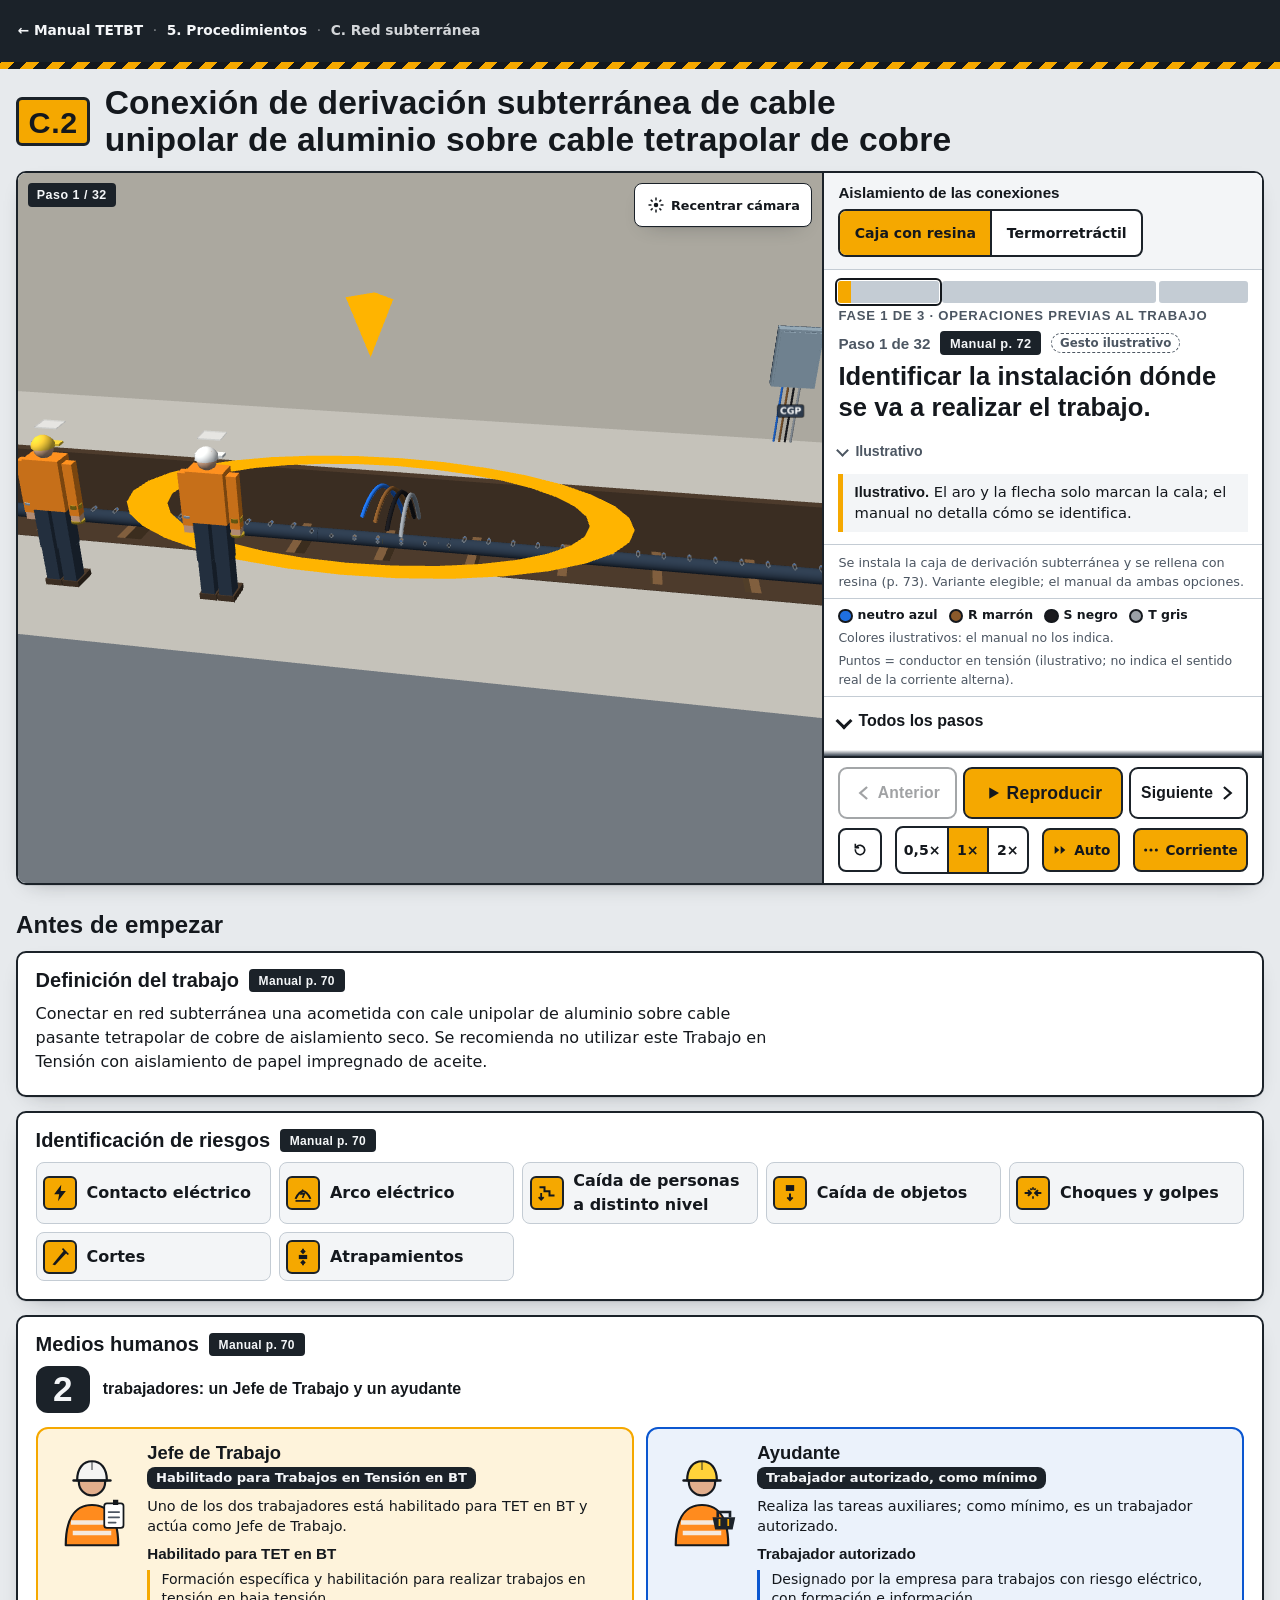
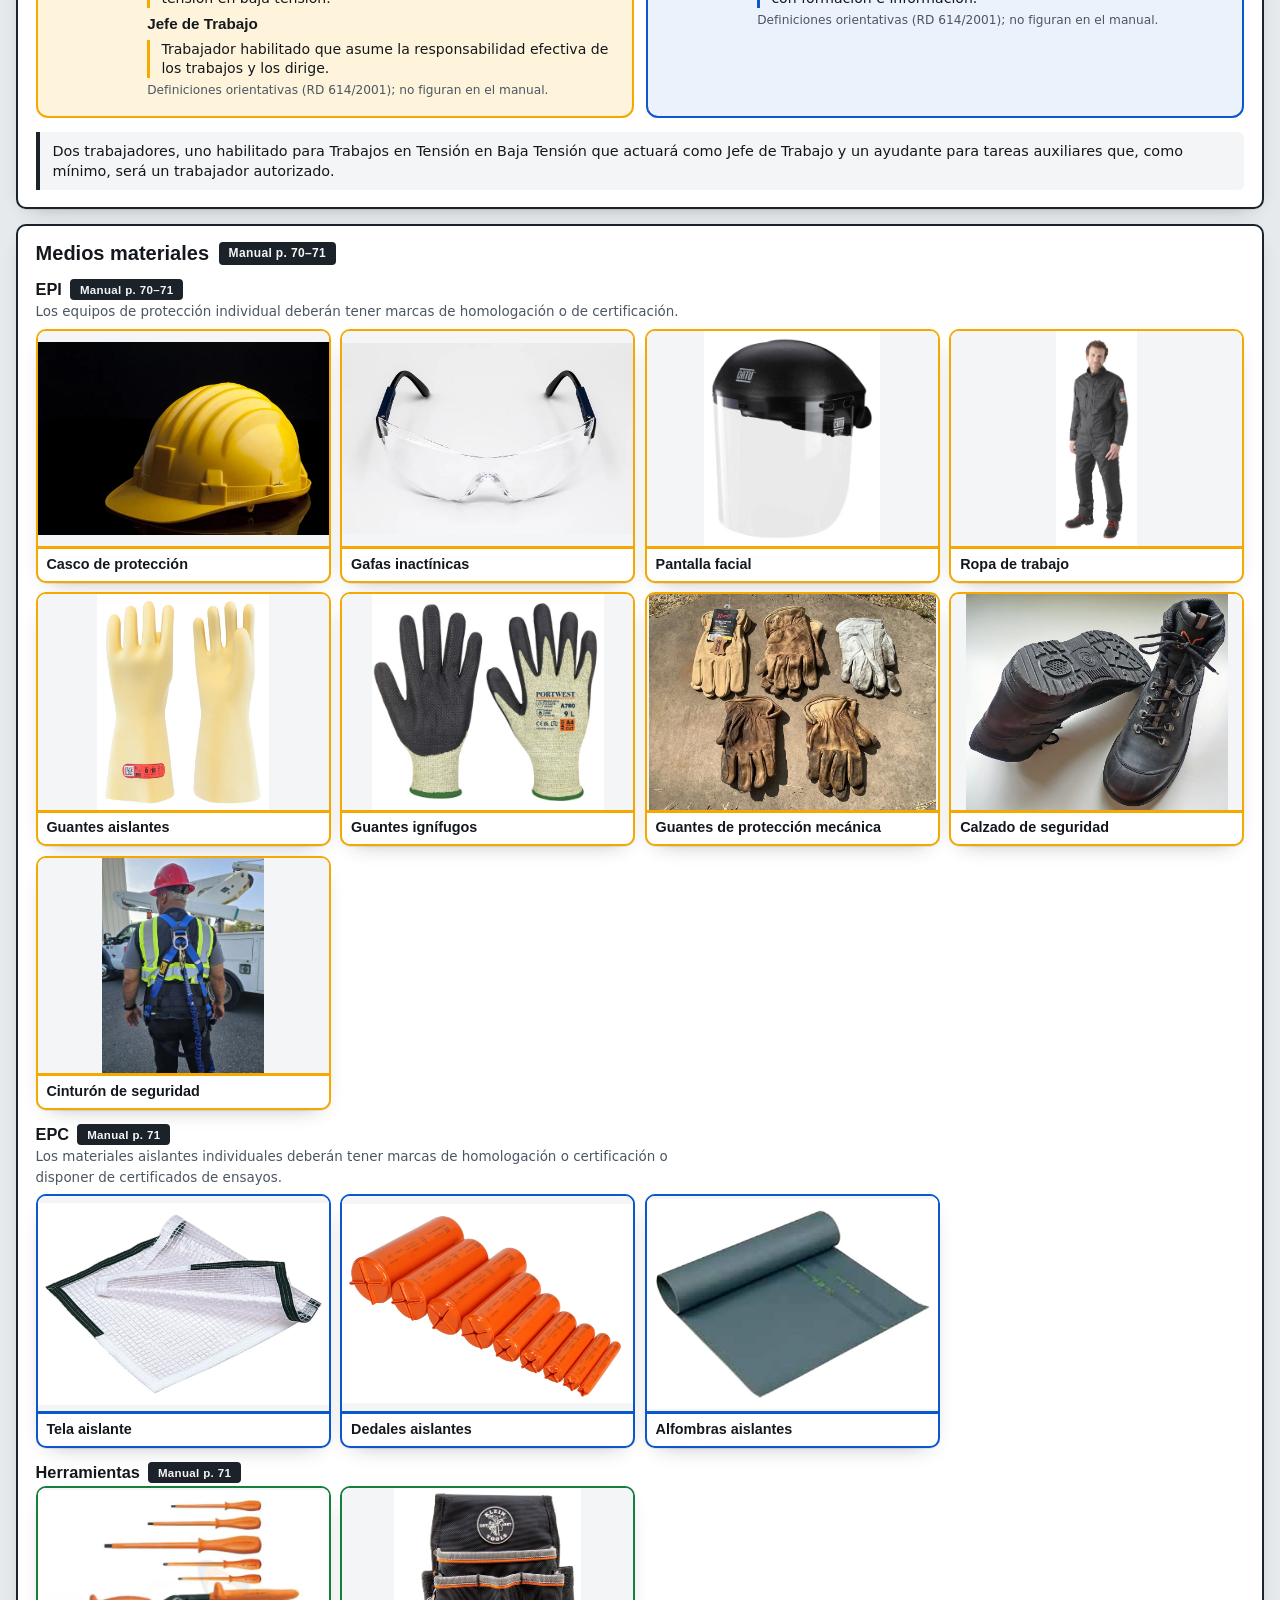
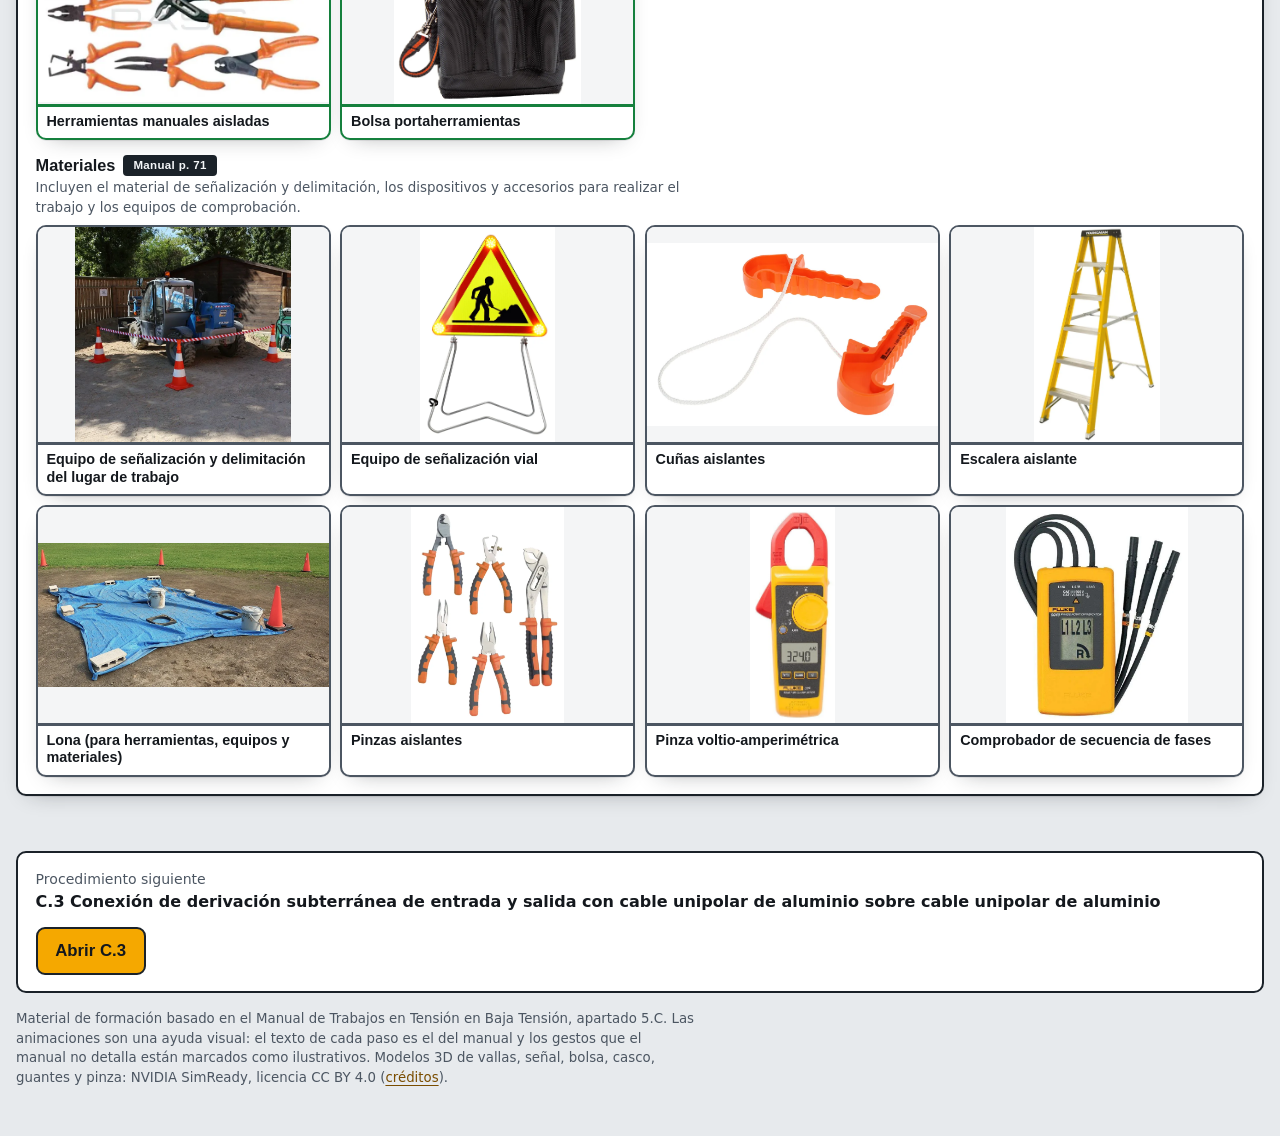
<file: procedimientos/c2_derivacion_unipolar_sobre_tetrapolar.html>
<!doctype html>
<html lang="es">
<head>
<meta charset="utf-8">
<meta name="viewport" content="width=device-width,initial-scale=1,viewport-fit=cover">
<meta name="color-scheme" content="light">
<title>C.2 Derivación subterránea sobre tetrapolar · Manual TETBT</title>
<meta name="description" content="Animación paso a paso del procedimiento C.2 del Manual de Trabajos en Tensión en Baja Tensión.">
<link rel="stylesheet" href="../assets/tet.css">
</head>
<body>
<a class="skip" href="#reproductor">Ir al reproductor de pasos</a>
<header class="cab">
  <div class="cab-in">
    <nav class="migas" aria-label="Migas de pan">
      <a href="../index.html">← Manual TETBT</a><span class="sep" aria-hidden="true">·</span>
      <a href="../index.html#s5">5. Procedimientos</a><span class="sep" aria-hidden="true">·</span>
      <a class="act" href="../index.html#s5-c" aria-current="page">C. Red subterránea</a>
    </nav>
  </div>
</header>
<main>
  <div class="titulo">
    <span class="placa" aria-hidden="true">C.2</span>
    <h1>Conexión de derivación subterránea de cable unipolar de aluminio sobre cable tetrapolar de cobre</h1>
  </div>
  <section aria-label="Reproductor de pasos"><div id="reproductor"><noscript><p>Para ver la animación paso a paso hace falta JavaScript. Las fichas de abajo no lo necesitan.</p></noscript></div></section>
  <section class="fichas" id="fichas" aria-label="Fichas del procedimiento"></section>
</main>
<footer class="pie">
  <div class="hermano">
    <div><div class="lbl">Procedimiento siguiente</div><strong>C.3 Conexión de derivación subterránea de entrada y salida con cable unipolar de aluminio sobre cable unipolar de aluminio</strong></div>
    <a class="go" href="c3_derivacion_entrada_salida.html">Abrir C.3</a>
  </div>
  <small>Material de formación basado en el Manual de Trabajos en Tensión en Baja Tensión, apartado 5.C. Las animaciones son una ayuda visual: el texto de cada paso es el del manual y los gestos que el manual no detalla están marcados como ilustrativos. Modelos 3D de vallas, señal, bolsa, casco, guantes y pinza: NVIDIA SimReady, licencia CC BY 4.0 (<a href="../assets/modelos/CREDITOS.md">créditos</a>).</small>
</footer>
<script src="../assets/three/three.min.js"></script>
<script src="../assets/three/OrbitControls.js"></script>
<script src="../assets/three/GLTFLoader.js"></script>
<script src="../assets/three/meshopt_decoder.js"></script>
<script src="../assets/tet.js"></script>
<script src="../assets/escenas/corriente.js"></script>
<script src="../assets/escenas/red-subterranea-pasos.js"></script>
<script src="../assets/escenas/red-subterranea.js"></script>
<script>
var NOTA_EPI='Los equipos de protección individual deberán tener marcas de homologación o de certificación.';
var NOTA_EPC='Los materiales aislantes individuales deberán tener marcas de homologación o certificación o disponer de certificados de ensayos.';
var NOTA_HER='Las herramientas aisladas deberán tener marcas de homologación o certificación.';
var NOTA_MAT='Incluyen el material de señalización y delimitación, los dispositivos y accesorios para realizar el trabajo y los equipos de comprobación.';
var RIESGOS=['Contacto eléctrico','Arco eléctrico','Caída de personas a distinto nivel','Caída de objetos','Choques y golpes','Cortes','Atrapamientos'];
var HUMANOS='Dos trabajadores, uno habilitado para Trabajos en Tensión en Baja Tensión que actuará como Jefe de Trabajo y un ayudante para tareas auxiliares que, como mínimo, será un trabajador autorizado.';
var EPI=['Casco de protección','Gafas inactínicas','Pantalla facial','Ropa de trabajo','Guantes aislantes','Guantes ignífugos','Guantes de protección mecánica','Calzado de seguridad','Cinturón de seguridad'];
var EPC=['Tela aislante','Dedales aislantes','Alfombras aislantes'];
var P=TET.pasosSubt;
TET.montar({
  id:'c2', escena:'red-subterranea',
  fichas:{
    definicion:{pag:70,texto:'Conectar en red subterránea una acometida con cale unipolar de aluminio sobre cable pasante tetrapolar de cobre de aislamiento seco. Se recomienda no utilizar este Trabajo en Tensión con aislamiento de papel impregnado de aceite.'},
    riesgosPag:70, riesgos:RIESGOS, humanos:{pag:70,texto:HUMANOS}, mediosPag:'70–71',
    medios:{
      epi:{nota:NOTA_EPI,items:EPI,pag:'70–71'},
      epc:{nota:NOTA_EPC,items:EPC,pag:71},
      herramientas:{items:['Herramientas manuales aisladas','Bolsa portaherramientas'],pag:71},
      materiales:{nota:NOTA_MAT,items:['Equipo de señalización y delimitación del lugar de trabajo','Equipo de señalización vial','Cuñas aislantes','Escalera aislante','Lona (para herramientas, equipos y materiales)','Pinzas aislantes','Pinza voltio-amperimétrica','Comprobador de secuencia de fases'],pag:71}
    }
  },
  selector:{etiqueta:'Aislamiento de las conexiones',param:'fin',defecto:'resina',opciones:[
    {id:'resina',etiqueta:'Caja con resina',desc:'Se instala la caja de derivación subterránea y se rellena con resina (p. 73). Variante elegible; el manual da ambas opciones.'},
    {id:'termo',etiqueta:'Termorretráctil',desc:'Se coloca aislamiento termorretráctil en cada una de las conexiones (p. 73). El manual da las dos opciones; con papel impregnado de aceite se debe colocar caja de derivación. Variante elegible; el manual da ambas opciones.'}]},
  construir:function(sel){
    var ejec=P.cajaPasos(72,'cgp').concat([
      {texto:'Comprobar el estado de la cala y de los conductos de la línea pasante.',pag:72,anim:'cala',cam:'cala',dur:5,ilus:'El aro recorre el fondo de la cala; el manual no detalla qué se comprueba. El trabajador la mira desde la acera; baja a ella en el paso siguiente.'},
      {texto:'Aislar la zona de trabajo en tensión; deberán protegerse las masas accesibles.',pag:72,det:{cam:'detDedales',txt:'Detalle: dedales aislantes en los extremos de la acometida y alfombra o protección aislante (Manual p. 74, esquema 1)'},anim:'aislar',cam:'cala',dur:6,
        nota:'El manual lista como EPC las <strong>alfombras aislantes</strong> y los <strong>dedales aislantes</strong> y los dibuja en el esquema de la p. 74: alfombra o protección aislante en las paredes de la cala y dedales en los extremos de los conductores de la acometida.',
        ilus:'La tela/alfombra sobre los demás conductores es ilustrativa; el manual solo dice “aislar la zona de trabajo en tensión” y lista tela, dedales y alfombras como EPC. El trabajador baja a la cala en este paso por la escalera, pero el manual no dice cómo. La escalera aislante (medios materiales) se dibuja con inclinación ≈75°, sobresaliendo ≈1 m del apoyo, con correa de cincha con trinquete a un anclaje, calzo al pie y el cinturón de seguridad del trabajador amarrado a un anclaje: todo ello es ilustrativo (criterio general de escaleras de mano en trabajos en altura, RD 1215/1997 anexo II modificado por RD 2177/2004; confirmar con el procedimiento de prevención de la empresa). El manual solo lista «escalera aislante» y «cinturón de seguridad».'},
      {texto:'Retirar la capa de protección mecánica del conductor pasante de cobre.',pag:72,anim:'quitaMec',cam:'trabajo',dur:4.5,ilus:'El cable tetrapolar se dibuja con una cubierta exterior oscura que se retira en la zona de trabajo; las longitudes son ilustrativas.'},
      {texto:'Antes de cortar la protección (plomo, malla, fleje, etc.) del cale tetrapolar, dar continuidad a la misma mediante conductor aislado para no interrumpir la puesta a tierra.',pag:72,anim:'continuidad',cam:'trabajo',dur:6,
        nota:'Primero se tiende el conductor aislado que une la protección a ambos lados de la zona de trabajo; después se corta la protección. La puesta a tierra no se interrumpe.',
        ilus:'La protección se dibuja como una funda metálica; el manual no precisa su tipo ni cómo se fija el conductor de continuidad.'},
      {texto:'Retirar el relleno entre fases, dejando la última capa de aislamiento.',pag:72,anim:'quitaRelleno',cam:'trabajo',dur:4,ilus:'El relleno se dibuja como un cilindro claro entre las almas del cable.'},
      {texto:'Separar mediante cuñas, el conductor más favorable (fase o neutro).',pag:72,det:{cam:'detCunas',txt:'Detalle: cuñas para separación de conductores (Manual p. 74, esquema 2)'},anim:'cunas',cam:'trabajo',dur:5,
        nota:'Las <strong>cuñas aislantes</strong> figuran entre los materiales (p. 71). El esquema de la p. 74 muestra «Cuñas para separación de conductores».',
        ilus:'El manual dice «el conductor más favorable»; aquí se separa solo el neutro (el primero que se conecta) y los demás se separan al conectarlos. La forma de las cuñas es representativa.'},
      {texto:'Comprobar, antes de conectar, la inexistencia de diferencia de potencial entre el conductor pasante y derivado.',pag:73,anim:{a:'pinza',fases:4},cam:'trabajo',dur:5,ilus:'La pinza se muestra sobre cada conductor; el manual no detalla el método de medida.'},
      {texto:'Realizar la conexión; siempre que sea posible se empezará a conectar por el conductor neutro.',pag:73,anim:{a:'conecta',fases:['N']},cam:'trabajo',dur:4,ilus:'El conector metálico y el movimiento del conductor derivado son ilustrativos; el manual no describe el tipo de conexión.'},
      {texto:'Reponer el aislamiento.',pag:73,anim:{a:'aislamiento',fases:['N']},cam:'trabajo',dur:3.5,ilus:'El encintado se dibuja como una funda aislante ovalada translúcida; el manual no describe el material.'},
      {texto:'Repetir el proceso para los otros conductores.',pag:73,anim:{a:'faseUni',fases:['R','S','T'],soloConecta:true},cam:'trabajo',dur:8,ilus:'El orden R, S, T es ilustrativo.'},
      {texto:'Comprobar la tensión en la caja general de protección, dejándola nuevamente precintada.',pag:73,anim:'cgpVerif',cam:'cgp',dur:5,ilus:'El manual lista un «comprobador de secuencia de fases»; su aspecto y uso son esquemáticos.'},
      {texto:'Instalar la caja de derivación subterránea y rellenar con resina o colocar aislamiento termorretráctil en cada una de las conexiones.',pag:73,det:(sel==='termo'?{cam:'detTermo',txt:'Detalle: aislamiento termorretráctil sobre la conexión (Manual p. 74, esquema 3)'}:{cam:'detCaja',txt:'Detalle: caja de derivación en T con pasamuros y cuñas (Manual p. 74, esquema 2)'}),anim:'cajaDeriv',cam:'trabajo2',dur:6,
        nota:sel==='termo'?'<strong>Variante «Termorretráctil»:</strong> se coloca aislamiento termorretráctil en cada una de las conexiones (esquema de la p. 74).':'<strong>Variante «Caja con resina»:</strong> se instala la caja de derivación subterránea y se rellena con resina (esquema de la p. 74).',
        ilus:'La forma y el tamaño de la caja y de los manguitos son representativos.'},
      {texto:'Si el conductor es papel impregnado de aceite, se debe colocar caja de derivación.',pag:73,det:{cam:'detCaja',txt:'Detalle: caja de derivación en T con pasamuros (Manual p. 74, esquema 2)'},anim:['cajaPapel','retiraProt'],cam:'trabajo2',dur:4,
        nota:sel==='termo'?'El manual solo exige la caja de derivación cuando el aislamiento es papel impregnado de aceite; en la variante termorretráctil no hace falta. Aquí se añade la caja solo para mostrar ese caso. La definición (p. 70) recomienda no hacer este trabajo con ese aislamiento.':'El manual solo exige la caja de derivación cuando el aislamiento es papel impregnado de aceite; en esta variante ya está instalada (se resalta). La definición (p. 70) recomienda no hacer este trabajo con ese aislamiento.',
        ilus:'El manual no detalla este caso; solo se señala la caja. Ilustrativo: al terminar la ejecución se retiran las protecciones (alfombras, tela aislante y entibado); el manual no describe este paso.'}
    ]);
    var fin=[
      {texto:'Reponer fusibles en la caja general de protección.',pag:73,anim:{a:'cgpFus',inv:true},cam:'cgp'},
      {texto:'Inspeccionar visualmente el conjunto de la instalación.',pag:73,anim:'inspFinal',cam:'cala',dur:5,ilus:'La salida del trabajador de la cala no figura en el manual; se anima para que el recorrido sea coherente.'},
      {texto:'Cerrar y precintar la caja general de protección.',pag:73,anim:'cgpCierra',cam:'cgp'},
      {texto:'Revisar, limpiar y guardar los equipos, herramientas y materiales empleados en el trabajo.',pag:73,anim:['guardar','ayVuelve'],cam:'lona',dur:5,ilus:'Se recogen la lona, las alfombras y el entibado; el manual no detalla el orden ni el cierre de la cala.'},
      {texto:'Retirar la señalización y delimitación del lugar de trabajo.',pag:73,anim:[{a:'valla',inv:true},'quitaSenal'],cam:'general',ilus:'Se retiran las vallas y también los carteles de la caja general de protección.'},
      {texto:'Retirar materiales de desecho.',pag:73,anim:'desecho',cam:'suelo2',dur:3.5,ilus:'La bolsa de desecho es representativa.'},
      {texto:'Retirar el equipo de señalización vial, si ha sido colocado.',pag:73,anim:{a:'vial',inv:true},cam:'vial'}
    ];
    return {escena:{modo:'c2',fin:sel},fases:[P.previas(72),{nombre:'Ejecución del trabajo',pasos:ejec},{nombre:'Operaciones finales',pasos:fin}]};
  }
});
</script>
</body>
</html>
</file>
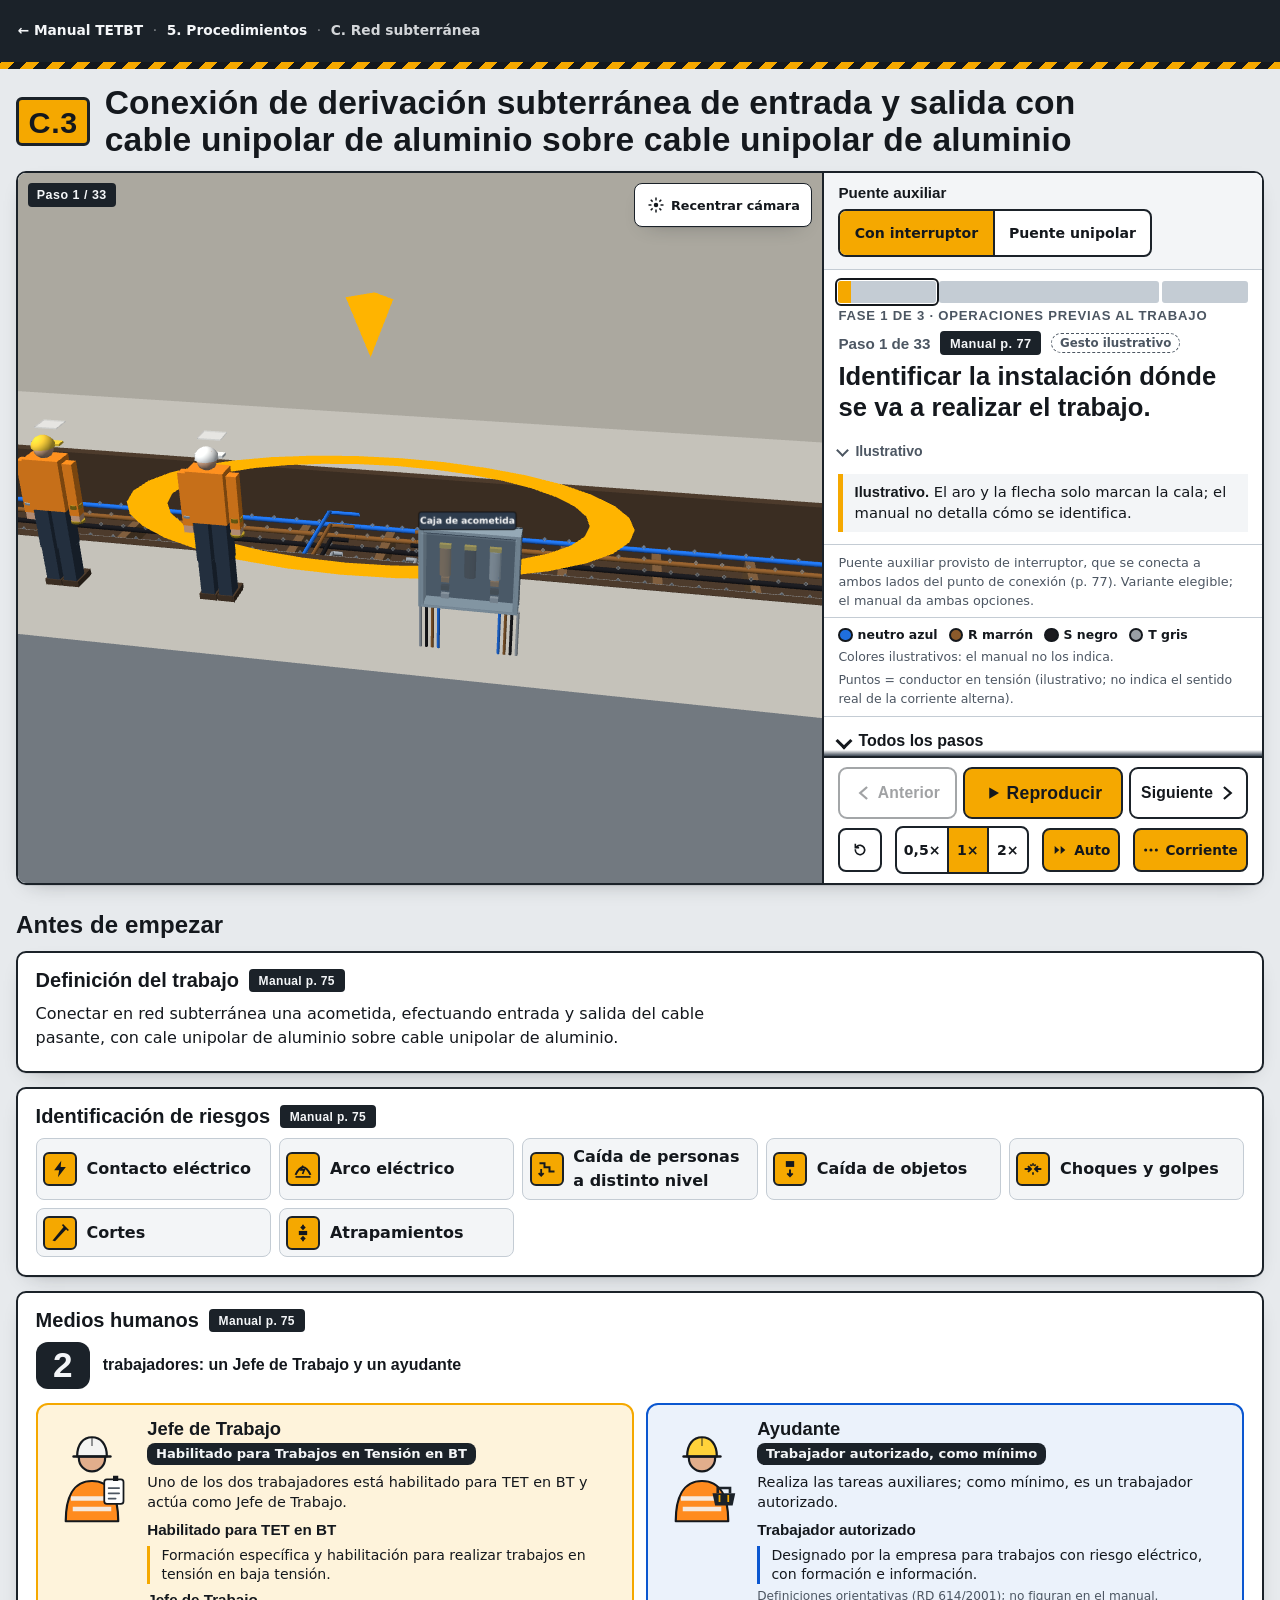
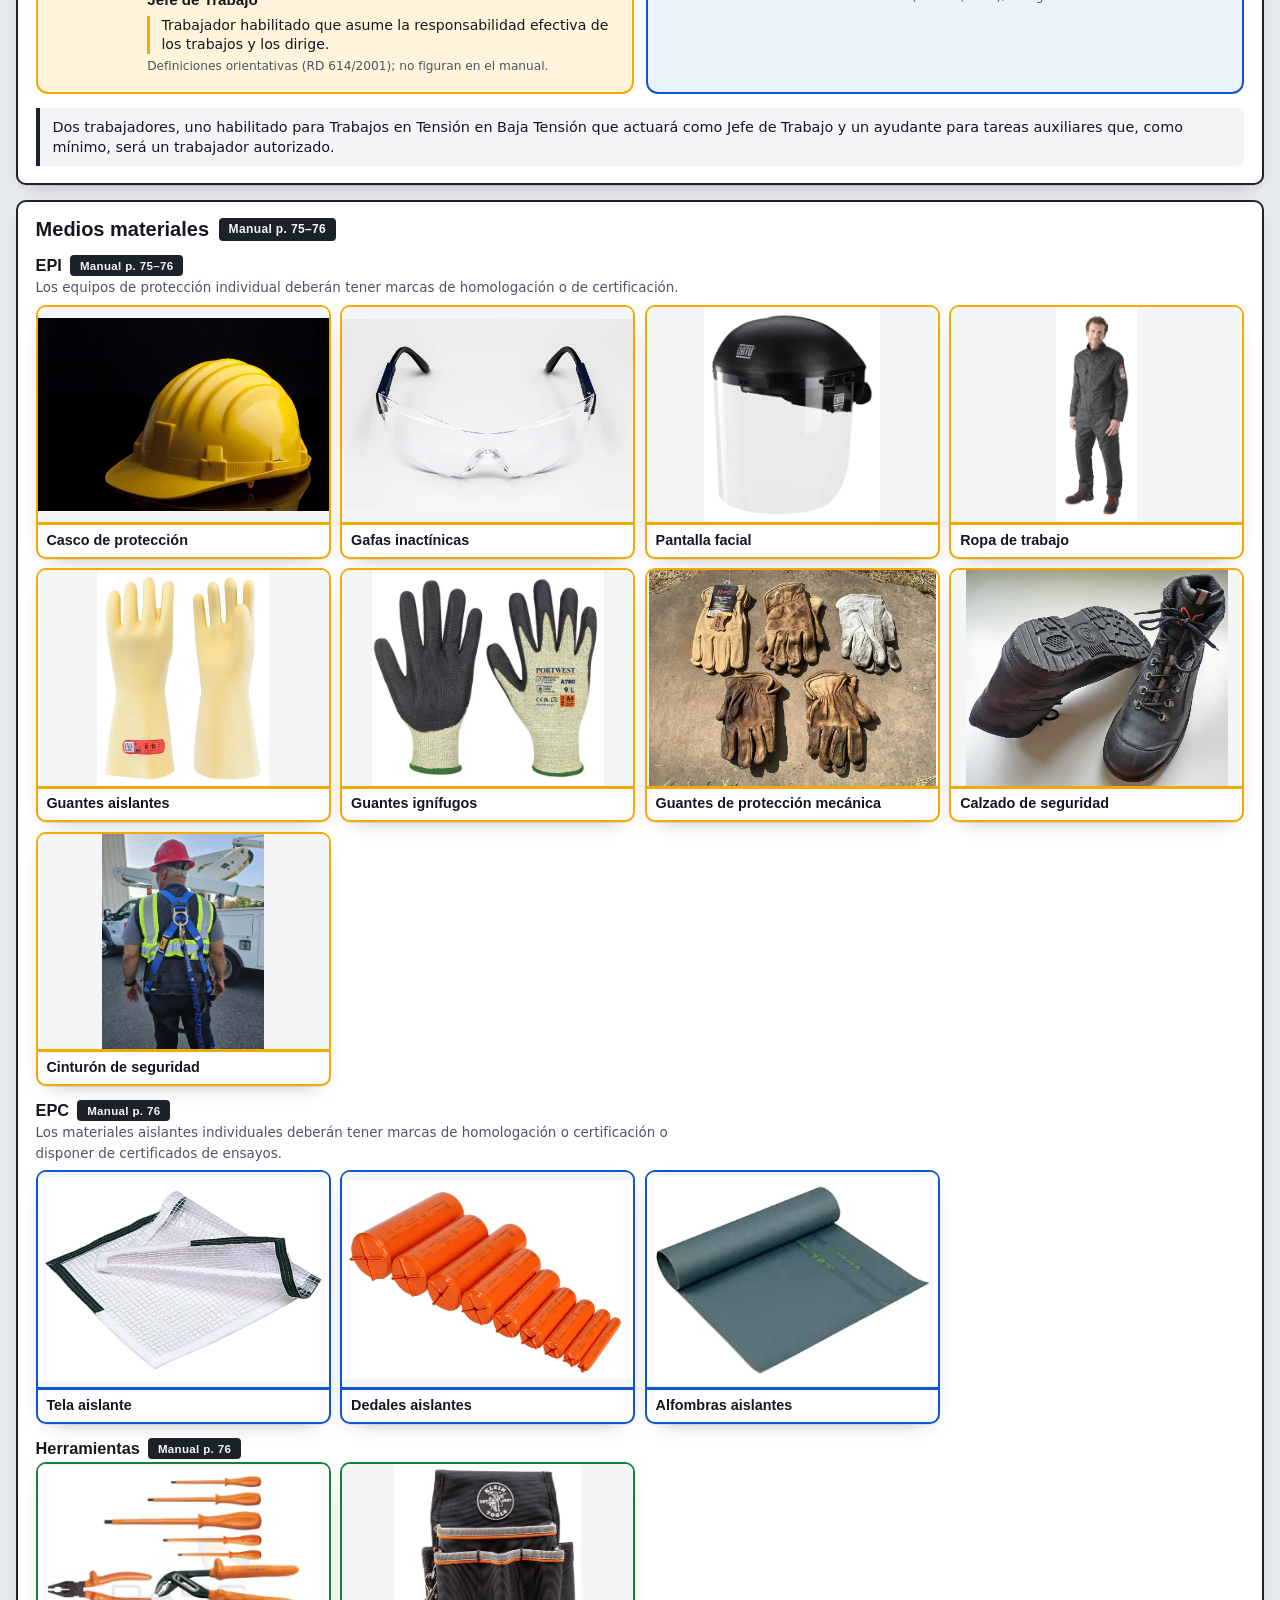
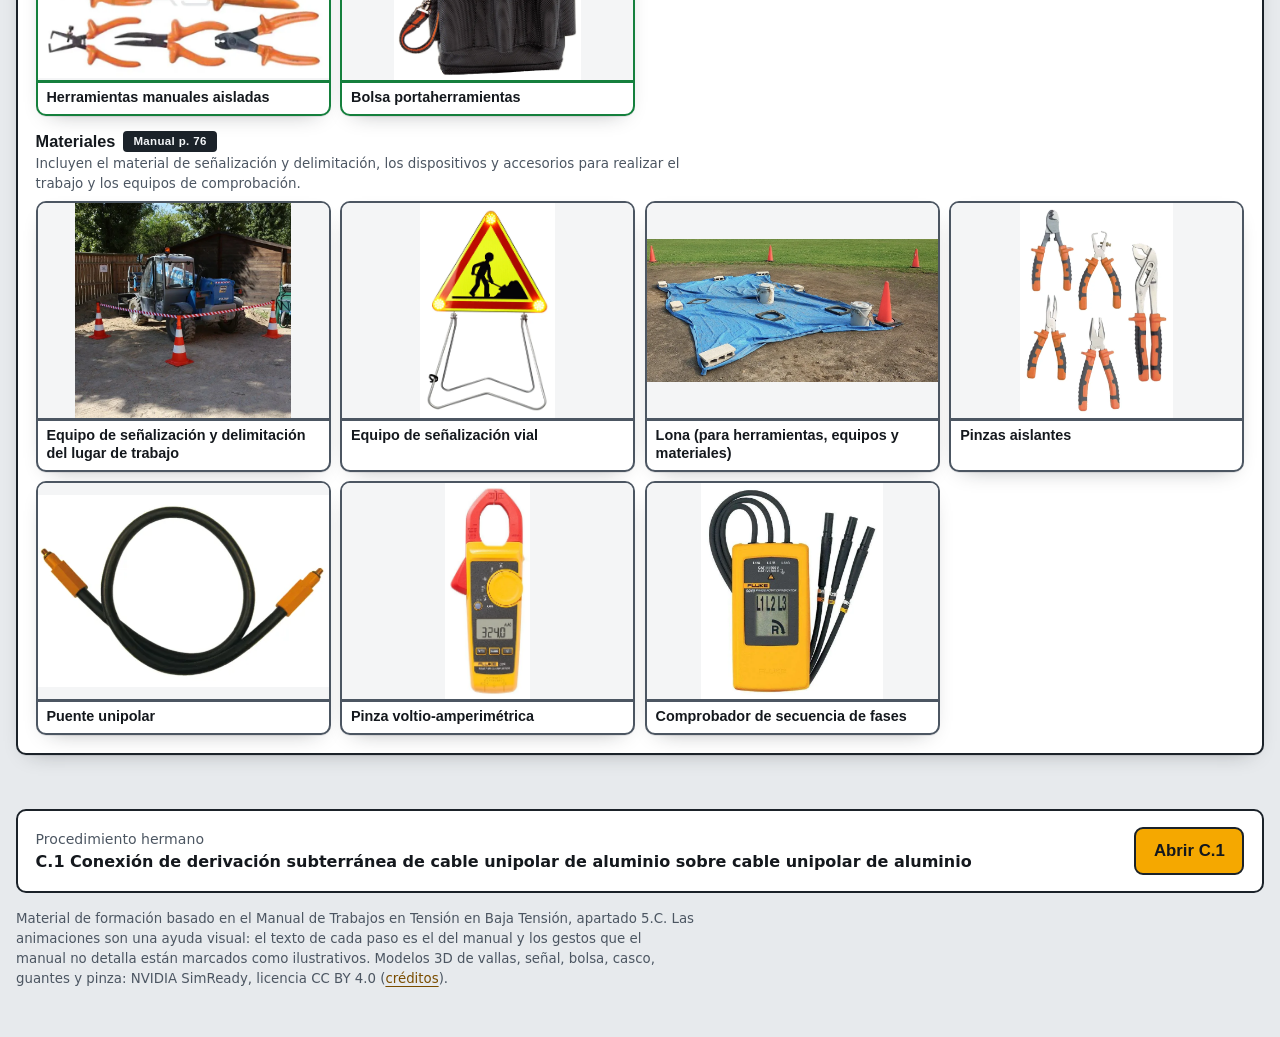
<file: procedimientos/c3_derivacion_entrada_salida.html>
<!doctype html>
<html lang="es">
<head>
<meta charset="utf-8">
<meta name="viewport" content="width=device-width,initial-scale=1,viewport-fit=cover">
<meta name="color-scheme" content="light">
<title>C.3 Derivación de entrada y salida · Manual TETBT</title>
<meta name="description" content="Animación paso a paso del procedimiento C.3 del Manual de Trabajos en Tensión en Baja Tensión.">
<link rel="stylesheet" href="../assets/tet.css">
</head>
<body>
<a class="skip" href="#reproductor">Ir al reproductor de pasos</a>
<header class="cab">
  <div class="cab-in">
    <nav class="migas" aria-label="Migas de pan">
      <a href="../index.html">← Manual TETBT</a><span class="sep" aria-hidden="true">·</span>
      <a href="../index.html#s5">5. Procedimientos</a><span class="sep" aria-hidden="true">·</span>
      <a class="act" href="../index.html#s5-c" aria-current="page">C. Red subterránea</a>
    </nav>
  </div>
</header>
<main>
  <div class="titulo">
    <span class="placa" aria-hidden="true">C.3</span>
    <h1>Conexión de derivación subterránea de entrada y salida con cable unipolar de aluminio sobre cable unipolar de aluminio</h1>
  </div>
  <section aria-label="Reproductor de pasos"><div id="reproductor"><noscript><p>Para ver la animación paso a paso hace falta JavaScript. Las fichas de abajo no lo necesitan.</p></noscript></div></section>
  <section class="fichas" id="fichas" aria-label="Fichas del procedimiento"></section>
</main>
<footer class="pie">
  <div class="hermano">
    <div><div class="lbl">Procedimiento hermano</div><strong>C.1 Conexión de derivación subterránea de cable unipolar de aluminio sobre cable unipolar de aluminio</strong></div>
    <a class="go" href="c1_derivacion_unipolar_sobre_unipolar.html">Abrir C.1</a>
  </div>
  <small>Material de formación basado en el Manual de Trabajos en Tensión en Baja Tensión, apartado 5.C. Las animaciones son una ayuda visual: el texto de cada paso es el del manual y los gestos que el manual no detalla están marcados como ilustrativos. Modelos 3D de vallas, señal, bolsa, casco, guantes y pinza: NVIDIA SimReady, licencia CC BY 4.0 (<a href="../assets/modelos/CREDITOS.md">créditos</a>).</small>
</footer>
<script src="../assets/three/three.min.js"></script>
<script src="../assets/three/OrbitControls.js"></script>
<script src="../assets/three/GLTFLoader.js"></script>
<script src="../assets/three/meshopt_decoder.js"></script>
<script src="../assets/tet.js"></script>
<script src="../assets/escenas/corriente.js"></script>
<script src="../assets/escenas/red-subterranea-pasos.js"></script>
<script src="../assets/escenas/red-subterranea.js"></script>
<script>
var NOTA_EPI='Los equipos de protección individual deberán tener marcas de homologación o de certificación.';
var NOTA_EPC='Los materiales aislantes individuales deberán tener marcas de homologación o certificación o disponer de certificados de ensayos.';
var NOTA_HER='Las herramientas aisladas deberán tener marcas de homologación o certificación.';
var NOTA_MAT='Incluyen el material de señalización y delimitación, los dispositivos y accesorios para realizar el trabajo y los equipos de comprobación.';
var RIESGOS=['Contacto eléctrico','Arco eléctrico','Caída de personas a distinto nivel','Caída de objetos','Choques y golpes','Cortes','Atrapamientos'];
var HUMANOS='Dos trabajadores, uno habilitado para Trabajos en Tensión en Baja Tensión que actuará como Jefe de Trabajo y un ayudante para tareas auxiliares que, como mínimo, será un trabajador autorizado.';
var EPI=['Casco de protección','Gafas inactínicas','Pantalla facial','Ropa de trabajo','Guantes aislantes','Guantes ignífugos','Guantes de protección mecánica','Calzado de seguridad','Cinturón de seguridad'];
var EPC=['Tela aislante','Dedales aislantes','Alfombras aislantes'];
var P=TET.pasosSubt;
TET.montar({
  id:'c3', escena:'red-subterranea',
  fichas:{
    definicion:{pag:75,texto:'Conectar en red subterránea una acometida, efectuando entrada y salida del cable pasante, con cale unipolar de aluminio sobre cable unipolar de aluminio.'},
    riesgosPag:75, riesgos:RIESGOS, humanos:{pag:75,texto:HUMANOS}, mediosPag:'75–76',
    medios:{
      epi:{nota:NOTA_EPI,items:EPI,pag:'75–76'},
      epc:{nota:NOTA_EPC,items:EPC,pag:76},
      herramientas:{items:['Herramientas manuales aisladas','Bolsa portaherramientas'],pag:76},
      materiales:{nota:NOTA_MAT,items:['Equipo de señalización y delimitación del lugar de trabajo','Equipo de señalización vial','Lona (para herramientas, equipos y materiales)','Pinzas aislantes','Puente unipolar','Pinza voltio-amperimétrica','Comprobador de secuencia de fases'],pag:76}
    }
  },
  selector:{etiqueta:'Puente auxiliar',param:'puente',defecto:'interruptor',opciones:[
    {id:'interruptor',etiqueta:'Con interruptor',desc:'Puente auxiliar provisto de interruptor, que se conecta a ambos lados del punto de conexión (p. 77). Variante elegible; el manual da ambas opciones.'},
    {id:'unipolar',etiqueta:'Puente unipolar',desc:'El puente auxiliar con interruptor se puede sustituir por un puente unipolar sin interruptor, utilizándolo fase a fase y verificando la correcta concordancia de fases (p. 78). Variante elegible; el manual da ambas opciones.'}]},
  construir:function(sel){
    var uni=sel==='unipolar';
    var ejec=P.cajaPasos(77,'acom').concat([
      {texto:'Comprobar el estado de la cala y de los conductos de la línea pasante.',pag:77,anim:'cala',cam:'cala',dur:5,ilus:'El aro recorre el fondo de la cala; el manual no detalla qué se comprueba. El trabajador la mira desde la acera; baja a ella en el paso siguiente.'},
      {texto:'Aislar la zona de trabajo en tensión; deberán protegerse las masas accesibles.',pag:77,det:{cam:'detDedales',txt:'Detalle: dedales aislantes en los conductores de entrada y salida (Manual p. 79, figura 1)'},anim:'aislar',cam:'cala',dur:6,
        nota:'El manual lista como EPC las <strong>alfombras aislantes</strong> y los <strong>dedales aislantes</strong> (p. 76) y los dibuja en el esquema de la p. 79.',
        ilus:'La tela/alfombra sobre los demás conductores es ilustrativa; el manual solo dice “aislar la zona de trabajo en tensión” y lista tela, dedales y alfombras como EPC. El trabajador baja a la cala en este paso, pero el manual no dice cómo.'},
      {texto:'Identificar y señalizar los nuevos conductores de entrada y salida y preparar el puente auxiliar con el interruptor abierto. Todos los elementos de los conductores y del puente estarán protegidos con dedales aislantes.',pag:77,det:{cam:'detPuente',txt:uni?'Detalle: puente unipolar sin interruptor, con dedales (Manual p. 78)':'Detalle: puente auxiliar con el interruptor abierto y dedales aislantes (Manual p. 79, figura 1)'},anim:['etiquetas','puentePrep'],cam:'trabajoC3',dur:6,
        nota:uni?'<strong>Variante «Puente unipolar»:</strong> el puente se dibuja sin interruptor y se coloca en una sola fase cada vez. El manual lo permite en la p. 78.':'En el esquema de la p. 79 (figura 1) el puente auxiliar lleva un interruptor abierto y los conductores de entrada-salida salen de la caja de acometida con dedales aislantes.',
        ilus:'Las etiquetas E (entrada) y S (salida) con la fase solo ilustran la identificación; su posición y la forma del puente son representativas.'},
      {texto:'Conectar el puente auxiliar a ambos lados del punto a conectar la entrada y salida.',pag:77,det:{cam:'detPuente',txt:'Detalle: puente auxiliar conectado a ambos lados del punto de conexión (Manual p. 79, figura 2)'},anim:'puenteConecta',cam:'trabajoC3',dur:5,nota:'Corresponde a la figura 2 de la p. 79: el puente conectado a la línea principal a ambos lados del punto de conexión, con el interruptor aún abierto.'},
      {texto:'Verificar la correcta concordancia de fases.',pag:77,anim:'concordancia',cam:'trabajoC3',dur:4,ilus:'El manual lista un «comprobador de secuencia de fases»; su aspecto y uso son esquemáticos.'},
      {texto:'Cerrar interruptor del puente auxiliar.',pag:78,det:uni?undefined:{cam:'detPuente',txt:'Detalle: interruptor del puente auxiliar cerrado (Manual p. 79, figura 3)'},anim:uni?null:'cierraSw',cam:'trabajoC3',dur:3.5,
        nota:uni?'El manual conserva este paso; con puente unipolar sin interruptor no se anima ningún gesto (interpretación propia, ilustrativa).':'El interruptor pasa a posición cerrada (indicador verde). Corresponde a la figura 3 de la p. 79.'},
      {texto:'El puente auxiliar provisto de interruptor se puede sustituir por un puente unipolar sin interruptor utilizándolo fase a fase, verificando la correcta concordancia de fases.',pag:78,anim:null,cam:'trabajoC3',dur:3,
        nota:uni?'Esta es la variante que estás viendo: un puente unipolar sin interruptor que se usa fase a fase.':'Este punto describe una alternativa; cambia a «Puente unipolar» para ver la secuencia con puente sin interruptor. No se anima ningún gesto aquí.'},
      {texto:'Cortar el conductor más favorable de la línea principal y comprobar la inexistencia de diferencia de potencial entre conductores derivado y principal.',pag:78,det:{cam:'detCorte',txt:'Detalle: conductor de la línea principal cortado entre los dos extremos del puente (Manual p. 79, figura 3)'},anim:{a:'cortaCheck',fases:['N']},cam:'trabajoC3',dur:5,nota:'Con el puente conectado (y su interruptor cerrado, si lo tiene) y la línea cortada, la línea se alimenta por el puente: las flechas amarillas indican el sentido de la corriente (ilustrativo, figura 3 de la p. 79).',ilus:'El manual dice «el más favorable»; se anima el neutro, que es el primero que se conecta. El corte se dibuja como un tramo de cable que se retira; su posición entre los dos extremos del puente es representativa.'},
      {texto:'Conectar el cable de entrada y salida al cable principal seccionado y reponer el aislamiento. Siempre que la configuración de la instalación lo permita se conectará en primer lugar el conductor neutro.',pag:78,det:{cam:'detConex',txt:'Detalle: conexión definitiva, con conector y aislamiento repuesto, de cada extremo cortado con el cable de entrada o de salida (Manual p. 79, figura 4)'},anim:{a:'faseUni',fases:['N'],soloConecta:true},cam:'trabajoC3',dur:5,nota:'Corresponde a la figura 4 de la p. 79: conectores («Conexión definitiva») entre los conductores de entrada y salida y los extremos del cable principal seccionado. Ilustrativo: en el manual las «conexiones definitivas» se dibujan como manguitos intermedios en los conductores de entrada y salida; aquí se muestran en los extremos cortados.',ilus:'Cada extremo cortado se une a su conductor de entrada o de salida de la caja. Conectores y encintado son representativos; el manual no describe el tipo de conexión.'},
      {texto:'Repetir el proceso para los otros conductores.',pag:78,anim:{a:'faseUni',fases:['R','S','T']},cam:'trabajoC3',dur:9,ilus:'Para cada fase se anima corte, conexión y encintado; el orden R, S, T es ilustrativo.'+(uni?' Con puente unipolar, el puente salta de fase en fase (se retira, cambia de fase y se vuelve a conectar) y queda conectado a la última (T) hasta «Abrir el interruptor del puente…»; es una interpretación propia, ilustrativa.':'')},
      {texto:'Comprobar la tensión y concordancia en el seccionamiento de la caja de acometida.',pag:78,anim:'cajaComp',cam:'cgp',dur:5,ilus:'El manual lista un «comprobador de secuencia de fases»; su aspecto y uso son esquemáticos.'},
      {texto:'Colocar cuchillas seccionadoras y precintar la caja de acometida.',pag:78,det:{cam:'detCuchillas',txt:'Detalle: cuchillas seccionadoras de la caja de acometida (Manual p. 79, figura 4)'},anim:'cuchillas',cam:'cgp',dur:5,ilus:'Las cuchillas se dibujan como dos pletinas metálicas.'},
      {texto:'Abrir el interruptor del puente auxiliar desconectándole de la línea principal. Si es posible, desconectar en último lugar el conector neutro, y reponer aislamiento en los puntos de conexión.',pag:78,det:{cam:'detRepos',txt:'Detalle: reposición de aislamiento en los puntos de conexión del puente (Manual p. 79, figura 5)'},anim:'abrePuente',cam:'trabajoC3',dur:7,
        nota:'Corresponde a la figura 5 de la p. 79: puente retirado, «Reposición de aislamiento» en los puntos de conexión y caja de acometida con los contactos cerrados.'+(uni?' El manual describe este paso para el puente con interruptor; en la variante unipolar se anima igual la retirada de la fase en curso (interpretación propia).':''),
        ilus:'Se desconectan T, S y R y el neutro en último lugar, como indica el manual; el orden entre T, S y R es ilustrativo.'},
      {texto:'Retirar puente auxiliar.',pag:78,anim:['quitaPuente','retiraProt'],ilus:'Ilustrativo: al terminar la ejecución se retiran las protecciones (alfombras, tela aislante y entibado); el manual no describe este paso.',cam:'trabajoC3',dur:4}
    ]);
    var fin=[
      {texto:'Reponer fusibles en la caja de acometida o elemento equivalente.',pag:78,anim:{a:'cgpFus',inv:true},cam:'cgp'},
      {texto:'Inspeccionar visualmente el conjunto de la instalación.',pag:78,anim:'inspFinal',cam:'cala',dur:5,ilus:'La salida del trabajador de la cala no figura en el manual; se anima para que el recorrido sea coherente.'},
      {texto:'Cerrar y precintar la caja general de protección.',pag:78,anim:'cgpCierra',cam:'cgp',nota:'El manual dice aquí «caja general de protección»; en el resto del procedimiento habla de «caja de acometida». Se anima la misma caja.'},
      {texto:'Revisar, limpiar y guardar los equipos, herramientas y materiales empleados en el trabajo.',pag:78,anim:['guardar','ayVuelve'],cam:'lona',dur:5,ilus:'Se recogen la lona, las alfombras y el entibado; el manual no detalla el orden ni el cierre de la cala.'},
      {texto:'Retirar la señalización y delimitación del lugar de trabajo.',pag:78,anim:[{a:'valla',inv:true},'quitaSenal'],cam:'general',ilus:'Se retiran las vallas y también los carteles de la caja.'},
      {texto:'Retirar materiales de desecho.',pag:78,anim:'desecho',cam:'suelo2',dur:3.5,ilus:'La bolsa de desecho es representativa.'},
      {texto:'Retirar el equipo de señalización vial, si ha sido colocado.',pag:78,anim:{a:'vial',inv:true},cam:'vial'}
    ];
    return {escena:{modo:'c3',puente:sel},fases:[P.previas(77),{nombre:'Ejecución del trabajo',pasos:ejec},{nombre:'Operaciones finales',pasos:fin}]};
  }
});
</script>
</body>
</html>
</file>
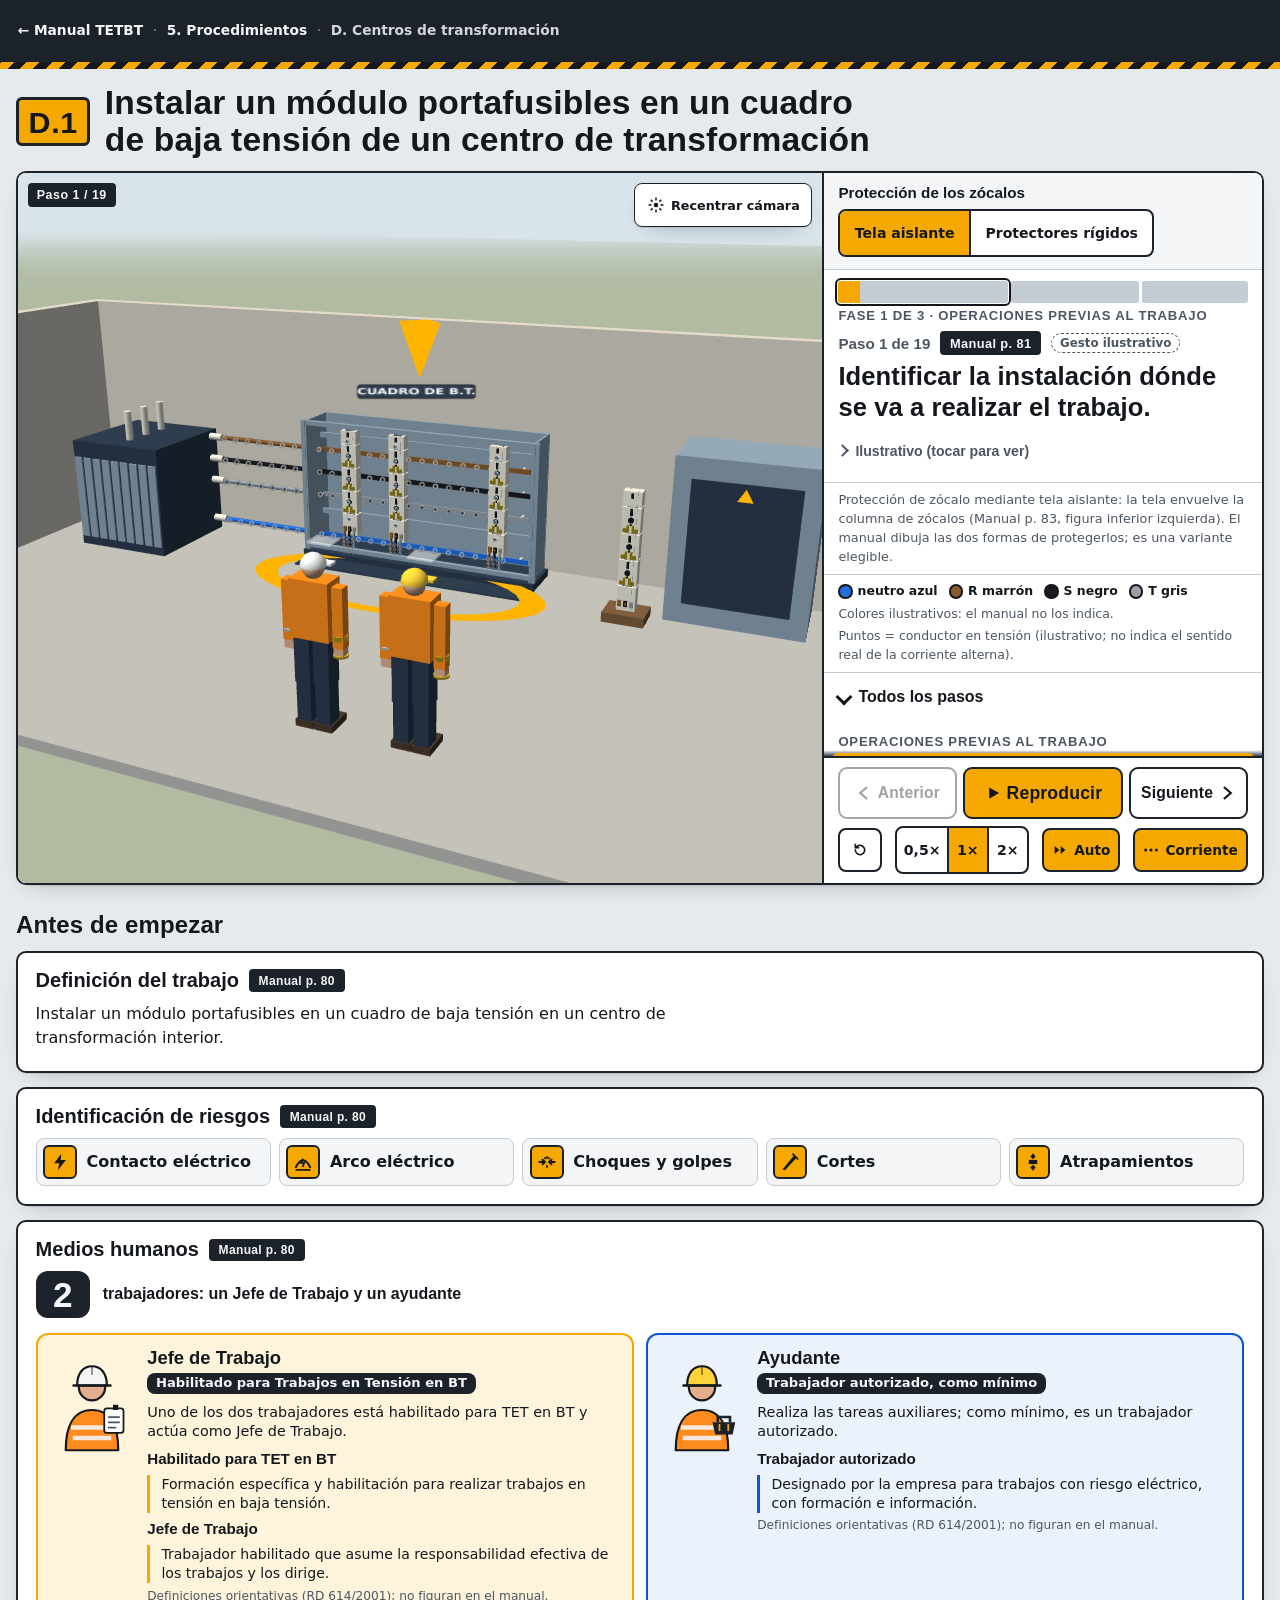
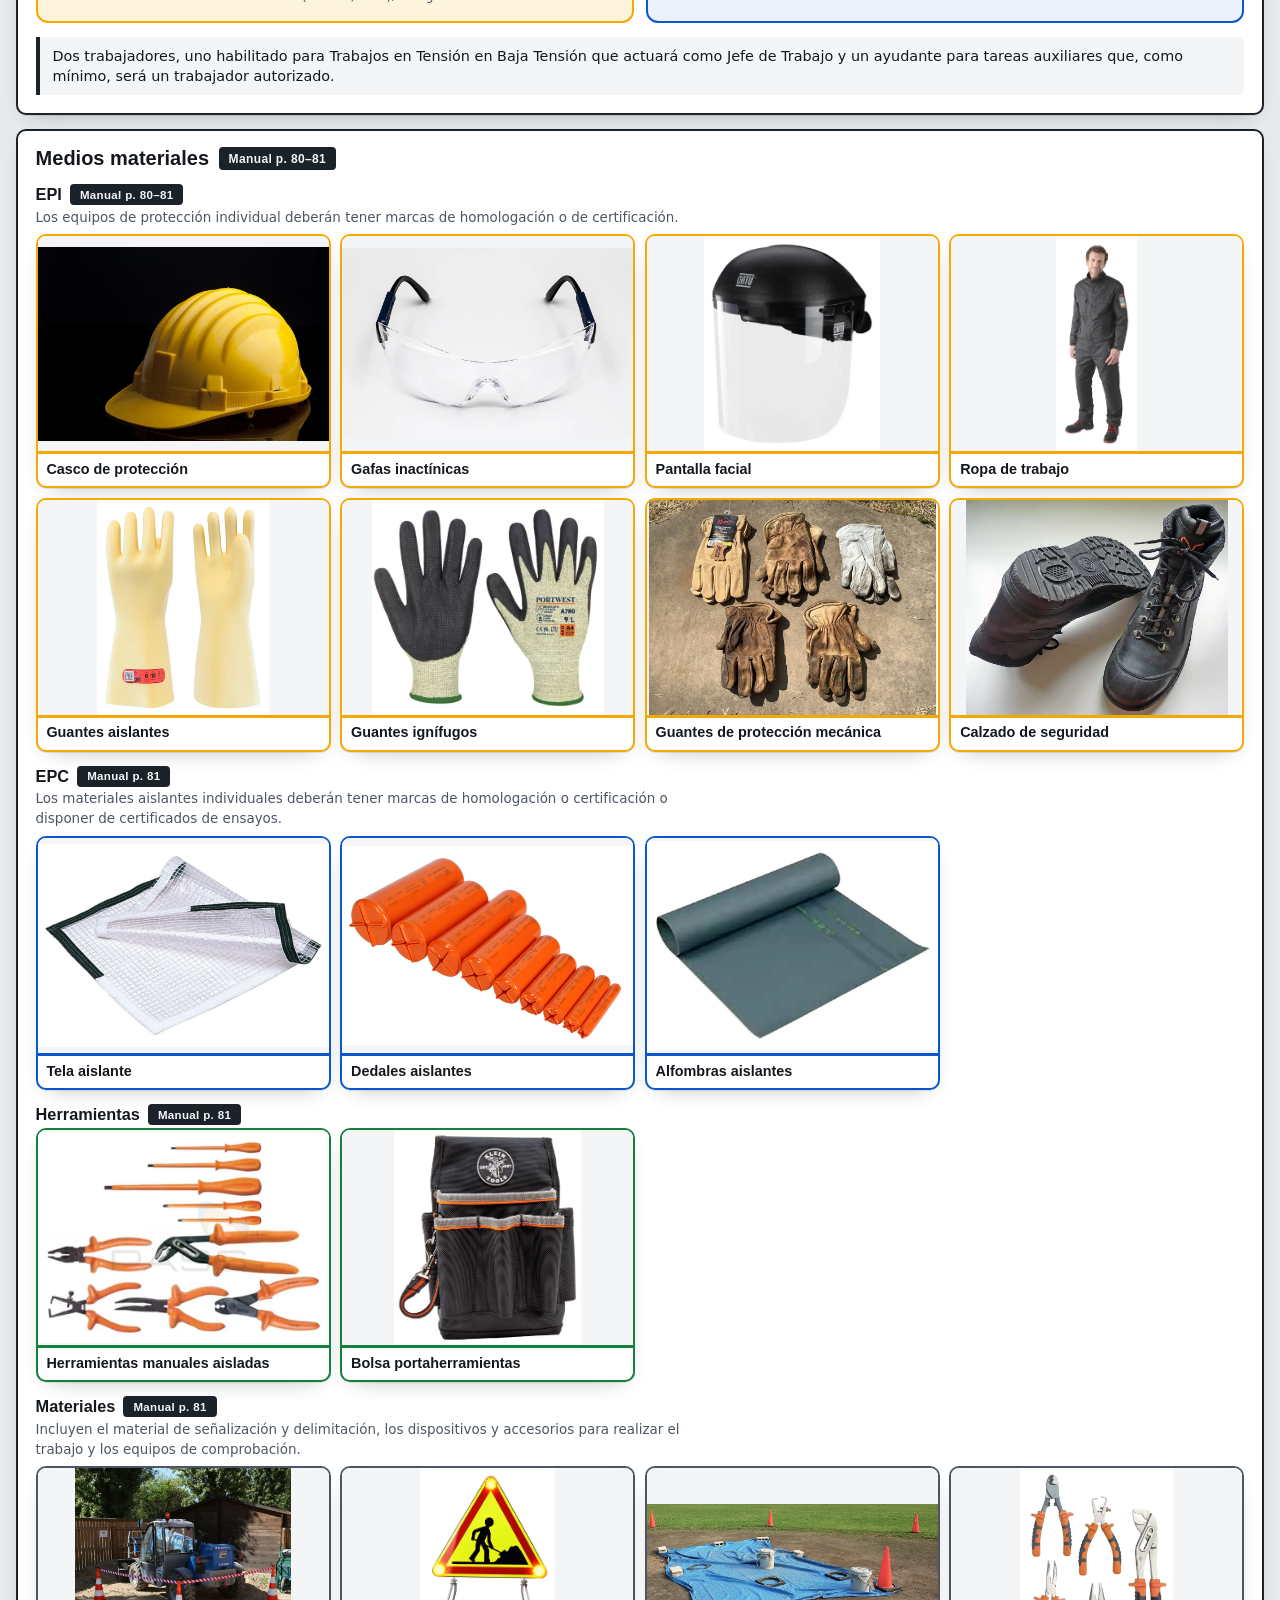
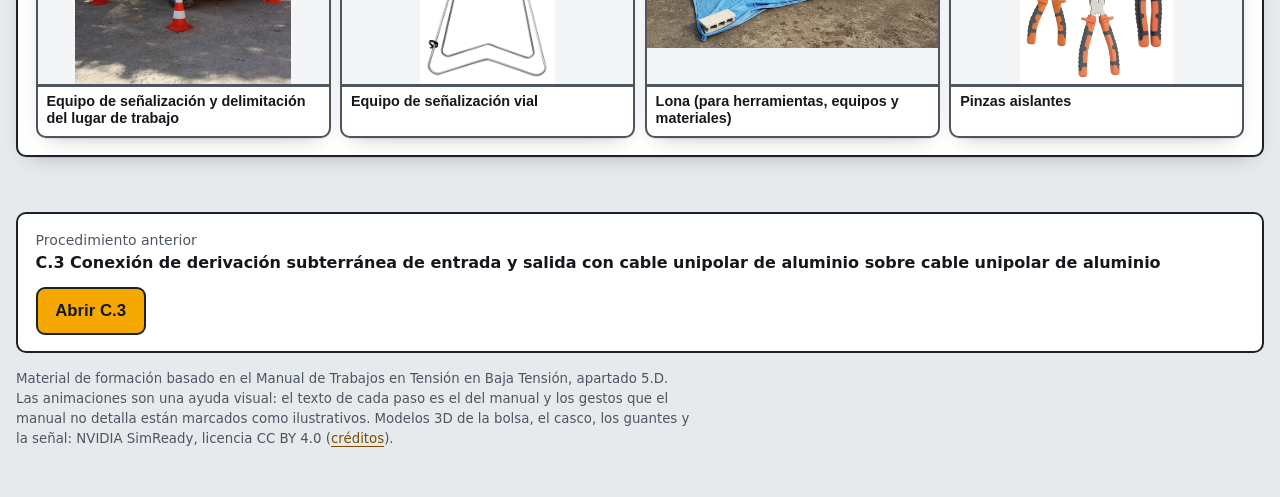
<file: procedimientos/d1_modulo_portafusibles_cuadro_bt.html>
<!doctype html>
<html lang="es">
<head>
<meta charset="utf-8">
<meta name="viewport" content="width=device-width,initial-scale=1,viewport-fit=cover">
<meta name="color-scheme" content="light">
<title>D.1 Módulo portafusibles en cuadro de BT · Manual TETBT</title>
<meta name="description" content="Animación paso a paso del procedimiento D.1 del Manual de Trabajos en Tensión en Baja Tensión.">
<link rel="stylesheet" href="../assets/tet.css">
</head>
<body>
<a class="skip" href="#reproductor">Ir al reproductor de pasos</a>
<header class="cab">
  <div class="cab-in">
    <nav class="migas" aria-label="Migas de pan">
      <a href="../index.html">← Manual TETBT</a><span class="sep" aria-hidden="true">·</span>
      <a href="../index.html#s5">5. Procedimientos</a><span class="sep" aria-hidden="true">·</span>
      <a class="act" href="../index.html#s5-d" aria-current="page">D. Centros de transformación</a>
    </nav>
  </div>
</header>
<main>
  <div class="titulo">
    <span class="placa" aria-hidden="true">D.1</span>
    <h1>Instalar un módulo portafusibles en un cuadro de baja tensión de un centro de transformación</h1>
  </div>
  <section aria-label="Reproductor de pasos"><div id="reproductor"><noscript><p>Para ver la animación paso a paso hace falta JavaScript. Las fichas de abajo no lo necesitan.</p></noscript></div></section>
  <section class="fichas" id="fichas" aria-label="Fichas del procedimiento"></section>
</main>
<footer class="pie">
  <div class="hermano">
    <div><div class="lbl">Procedimiento anterior</div><strong>C.3 Conexión de derivación subterránea de entrada y salida con cable unipolar de aluminio sobre cable unipolar de aluminio</strong></div>
    <a class="go" href="c3_derivacion_entrada_salida.html">Abrir C.3</a>
  </div>
  <small>Material de formación basado en el Manual de Trabajos en Tensión en Baja Tensión, apartado 5.D. Las animaciones son una ayuda visual: el texto de cada paso es el del manual y los gestos que el manual no detalla están marcados como ilustrativos. Modelos 3D de la bolsa, el casco, los guantes y la señal: NVIDIA SimReady, licencia CC BY 4.0 (<a href="../assets/modelos/CREDITOS.md">créditos</a>).</small>
</footer>
<script src="../assets/three/three.min.js"></script>
<script src="../assets/three/OrbitControls.js"></script>
<script src="../assets/three/GLTFLoader.js"></script>
<script src="../assets/three/meshopt_decoder.js"></script>
<script src="../assets/tet.js"></script>
<script src="../assets/escenas/corriente.js"></script>
<script src="../assets/escenas/cuadro-bt.js"></script>
<script>
var NOTA_EPI='Los equipos de protección individual deberán tener marcas de homologación o de certificación.';
var NOTA_EPC='Los materiales aislantes individuales deberán tener marcas de homologación o certificación o disponer de certificados de ensayos.';
var NOTA_MAT='Incluyen el material de señalización y delimitación, los dispositivos y accesorios para realizar el trabajo y los equipos de comprobación.';
TET.montar({
  id:'d1', escena:'cuadro-bt',
  fichas:{
    definicion:{pag:80,texto:'Instalar un módulo portafusibles en un cuadro de baja tensión en un centro de transformación interior.'},
    riesgosPag:80, riesgos:['Contacto eléctrico','Arco eléctrico','Choques y golpes','Cortes','Atrapamientos'],
    humanos:{pag:80,texto:'Dos trabajadores, uno habilitado para Trabajos en Tensión en Baja Tensión que actuará como Jefe de Trabajo y un ayudante para tareas auxiliares que, como mínimo, será un trabajador autorizado.'},
    mediosPag:'80–81',
    medios:{
      epi:{nota:NOTA_EPI,items:['Casco de protección','Gafas inactínicas','Pantalla facial','Ropa de trabajo','Guantes aislantes','Guantes ignífugos','Guantes de protección mecánica','Calzado de seguridad'],pag:'80–81'},
      epc:{nota:NOTA_EPC,items:['Tela aislante','Dedales aislantes','Alfombras aislantes'],pag:81},
      herramientas:{items:['Herramientas manuales aisladas','Bolsa portaherramientas'],pag:81},
      materiales:{nota:NOTA_MAT,items:['Equipo de señalización y delimitación del lugar de trabajo','Equipo de señalización vial','Lona (para herramientas, equipos y materiales)','Pinzas aislantes'],pag:81}
    }
  },
  selector:{etiqueta:'Protección de los zócalos',param:'prot',defecto:'tela',opciones:[
    {id:'tela',etiqueta:'Tela aislante',desc:'Protección de zócalo mediante tela aislante: la tela envuelve la columna de zócalos (Manual p. 83, figura inferior izquierda). El manual dibuja las dos formas de protegerlos; es una variante elegible.'},
    {id:'rigido',etiqueta:'Protectores rígidos',desc:'Protectores rígidos de zócalos de material aislante: prismas que cubren la columna de zócalos (Manual p. 83, figuras inferiores de la derecha). El manual dibuja las dos formas de protegerlos; es una variante elegible.'}]},
  construir:function(sel){
    var tela=sel!=='rigido';
    var protTxt=tela?'Detalle: protección de zócalo mediante tela aislante (Manual p. 83)':'Detalle: protectores rígidos de zócalos de material aislante (Manual p. 83)';
    var ILUS_FIG='Las columnas de zócalos se dibujan como en la figura «Cuadro de B.T.» de la p. 83 (cuatro columnas de tres bases apiladas, con bornes abajo); el cuadro se representa sin puertas ni tapas para verlo por dentro. Las pletinas del embarrado, el bastidor y los tornillos no los dibuja el manual: su disposición es representativa (una pletina por fase R, S, T y el neutro N). La figura dibuja 2 bornes abajo de cada columna; aquí se dibujan 3 salidas R, S y T, representativas, solo para poder seguir cada fase.';
    var previas=[
      {texto:'Identificar la instalación dónde se va a realizar el trabajo.',pag:81,anim:'identificar',cam:'general',ilus:'El aro y la flecha solo marcan el cuadro de baja tensión; el manual no detalla cómo se identifica. El centro de transformación (transformador, celda de media tensión, cuadro) es un esquema representativo: el manual no dibuja el CT, solo el cuadro de B.T.'},
      {texto:'Comprobar que las condiciones atmosféricas permiten el trabajo.',pag:81,anim:'clima',cam:'cielo',ilus:'El manual no fija qué condiciones son aceptables; el cielo despejado es solo un pictograma. El centro se dibuja sin techo para poder ver el interior.'},
      {texto:'Colocar la señalización vial si fuera necesario.',pag:82,anim:'vial',cam:'vial',ilus:'El manual solo cita «equipo de señalización vial»; furgoneta, conos y señal son representativos y se colocan en la calle, frente a la puerta del centro de transformación.'},
      {texto:'Inspeccionar la instalación donde se va a trabajar.',pag:82,anim:'inspeccion',cam:'cuadro',dur:5,ilus:'El aro recorre el cuadro de baja tensión; el manual no detalla qué se inspecciona (en este procedimiento no menciona el entibado).'},
      {texto:'Delimitar y señalizar el lugar de trabajo.',pag:82,anim:{a:'delimitar'},cam:'general',ilus:'Cinta de balizamiento, postes y señal ante el cuadro son representativos: el manual solo cita «equipo de señalización y delimitación del lugar de trabajo». No se usan vallas de vía pública. La entrada en la zona es ilustrativa.'},
      {texto:'Verificar el estado de los equipos de protección individual, equipos de protección colectiva y herramientas que se vayan a utilizar.',pag:82,anim:'verificar',cam:'lona',ilus:'Sobre la lona se muestran bolsa portaherramientas, tela aislante, alfombras, dedales, guantes, casco con pantalla, pinzas aislantes y el destornillador aislado como muestra de los equipos del manual; no detalla cómo se verifican.'},
      {texto:'Desprenderse de los objetos metálicos el trabajador/es.',pag:82,anim:'metal',cam:'objetos',det:[{cam:'detObjetos',txt:'Detalle: objetos metálicos del trabajador (cadena, reloj, anillo, pulsera, hebilla, bolígrafo, navaja, llaves) que se quita (Manual p. 82)'},{cam:'detObjetosAy',txt:'Detalle: objetos metálicos del ayudante, que también se los quita (Manual p. 82)'},{cam:'detBandeja',txt:'Detalle: bandeja, fuera de la zona delimitada, donde se dejan los objetos metálicos (Manual p. 82)'}],ilus:'Cadena con colgante, reloj, anillo, pulsera, hebilla, bolígrafo, navaja y llaves son ejemplos de objetos metálicos; el manual no los enumera. Se dejan en una bandeja fuera de la zona delimitada, lejos del cuadro.'},
      {texto:'Utilizar los equipos de protección tanto individual como colectivos, necesarios en cada fase del trabajo.',pag:82,anim:'epi',cam:'suelo2',ilus:'Se dibujan la pantalla facial y los guantes; el resto de EPI de la ficha (casco, gafas inactínicas, ropa, guantes ignífugos y de protección mecánica, calzado) no se representa aparte. En este procedimiento el manual no lista cinturón de seguridad. En el ayudante solo se dibujan pantalla facial y guantes.'}
    ];
    var ejec=[
      {texto:'Aislar las masas accesibles.',pag:82,anim:'aislarMasas',cam:'cuadro',dur:7,
        nota:'El manual lista como EPC las <strong>alfombras aislantes</strong>, la <strong>tela aislante</strong> y los <strong>dedales aislantes</strong> (p. 81).',
        ilus:'El manual no dice qué masas ni con qué se aíslan. Se cubren con alfombras el bastidor y la caja metálica del cuadro (montantes, largueros y travesaños) y el suelo ante él; es una interpretación propia. Los trabajadores entran en la zona y el ayudante se sitúa junto a la lona. '+ILUS_FIG},
      {texto:'Colocar protecciones aislantes en la base fusible o zócalo del cuadro de baja tensión, no dejándolo ningún punto en tensión sin proteger.',pag:82,anim:'protZocalos',cam:'cuadro',dur:8,
        det:[{cam:'detZocalos',txt:'Detalle: cuadro de B.T. con sus zócalos (Manual p. 83, figura «Cuadro de B.T.»)'},{cam:'detProt',txt:protTxt},{cam:'detDedales',txt:'Detalle: dedales aislantes en los extremos libres de las pletinas (EPC de la p. 81; gesto ilustrativo)'}],
        nota:tela?'<strong>Variante «Tela aislante»:</strong> la figura de la p. 83 «Protección de zócalo mediante tela aislante» muestra una columna de zócalos envuelta por una tela.':'<strong>Variante «Protectores rígidos»:</strong> la figura de la p. 83 «Protectores rígidos de zócalos de material aislante» muestra prismas de material aislante del alto de una columna.',
        ilus:'Se protegen las tres columnas de zócalos ya instaladas y todas las pletinas (tela aislante), de modo que no queda ningún punto en tensión al descubierto; los dedales sobre los extremos libres de las pletinas son un gesto propio (el manual solo los lista como EPC). La columna vacía es el sitio del módulo que se instala. '+ILUS_FIG},
      {texto:'Cuando se sitúe el zócalo en las pletinas debe estar protegido.',pag:82,anim:'situaZocalo',cam:'carga',dur:8,det:{cam:'detModulo',txt:protTxt+' (el módulo que se instala va protegido)'},
        nota:tela?'El módulo portafusibles se envuelve con la misma tela aislante (figura «Protección de zócalo mediante tela aislante», p. 83).':'El módulo portafusibles se cubre con los mismos protectores rígidos (figura «Protectores rígidos de zócalos de material aislante», p. 83).',
        ilus:'El manual no describe cómo se transporta ni quién lo coloca: el ayudante lo recoge de un palé, se le pone la protección y lo lleva ante la columna vacía. El módulo se dibuja como una columna de tres zócalos, como en la figura de la p. 83.'},
      {texto:'Presentar la base y sujetarla al bastidor del cuadro.',pag:82,anim:'presenta',cam:'trabajo',dur:9,det:{cam:'detBastidor',txt:'Detalle: módulo presentado y sujeto al bastidor del cuadro (ilustrativo: el manual no dibuja el bastidor)'},
        ilus:'La forma de sujetar (dos tornillos a los travesaños del bastidor), el destornillador aislado y la ventana que se abre en la alfombra y en la protección del módulo en cada punto de fijación son ilustrativos; el manual solo dice «presentar la base y sujetarla al bastidor».'},
      {texto:'Colocar secuencialmente los tornillos de conexión correspondientes a cada pletina del embarrado, manteniendo las pletinas protegidas.',pag:82,anim:'tornillos',cam:'trabajo',dur:12,det:{cam:'detTornillo',txt:'Detalle: tornillo de conexión de una fase con la ventana abierta solo en su pletina (ilustrativo)'},
        nota:'«Secuencialmente» = uno detrás de otro: en cada momento solo está descubierta la pletina de la fase en curso; las demás siguen protegidas.',
        ilus:'El manual no dice cuántas pletinas ni en qué orden; se representan tres (R, S y T) y el neutro N (que no se toca). Los tornillos entran por el orificio grande de cada zócalo y la ventana abierta en la protección de la pletina y del módulo es un gesto propio. En el módulo nuevo no se dibujan puntos de corriente: el manual no dice que se carguen fusibles ni salidas.'},
      {texto:'Retirar protecciones aislantes.',pag:82,anim:'retiraProt',cam:'cuadro',dur:8,
        nota:'Es un paso del manual: se retiran todas las protecciones aislantes colocadas durante la ejecución.',
        ilus:'El orden en que se retiran (protección del módulo, tela de los demás zócalos y de las pletinas, dedales, alfombras) y el que el destornillador vuelva a la lona son ilustrativos.'}
    ];
    var fin=[
      {texto:'Inspeccionar visualmente el conjunto de la instalación.',pag:82,anim:'inspFinal',cam:'cuadro',dur:5,ilus:'El aro recorre el cuadro; el manual no detalla qué se comprueba. El módulo queda instalado, con sus tornillos de conexión, junto a los demás.'},
      {texto:'Revisar, limpiar y guardar los equipos, herramientas y materiales empleados en el trabajo.',pag:82,anim:'guardar',cam:'lona',dur:5,ilus:'Se recoge la lona con sus equipos; el manual no detalla el orden.'},
      {texto:'Retirar la señalización y delimitación del lugar de trabajo.',pag:82,anim:{a:'delimitar',inv:true},cam:'general',ilus:'Se retiran la cinta, los postes y la señal.'},
      {texto:'Retirar materiales de desecho.',pag:82,anim:'desecho',cam:'desecho',dur:5,ilus:'La bolsa de desecho es representativa.'},
      {texto:'Retirar el equipo de señalización vial, si ha sido colocado.',pag:82,anim:{a:'vial',inv:true},cam:'vial'}
    ];
    return {escena:{prot:sel},fases:[{nombre:'Operaciones previas al trabajo',pasos:previas},{nombre:'Ejecución del trabajo',pasos:ejec},{nombre:'Operaciones finales',pasos:fin}]};
  }
});
</script>
</body>
</html>
</file>
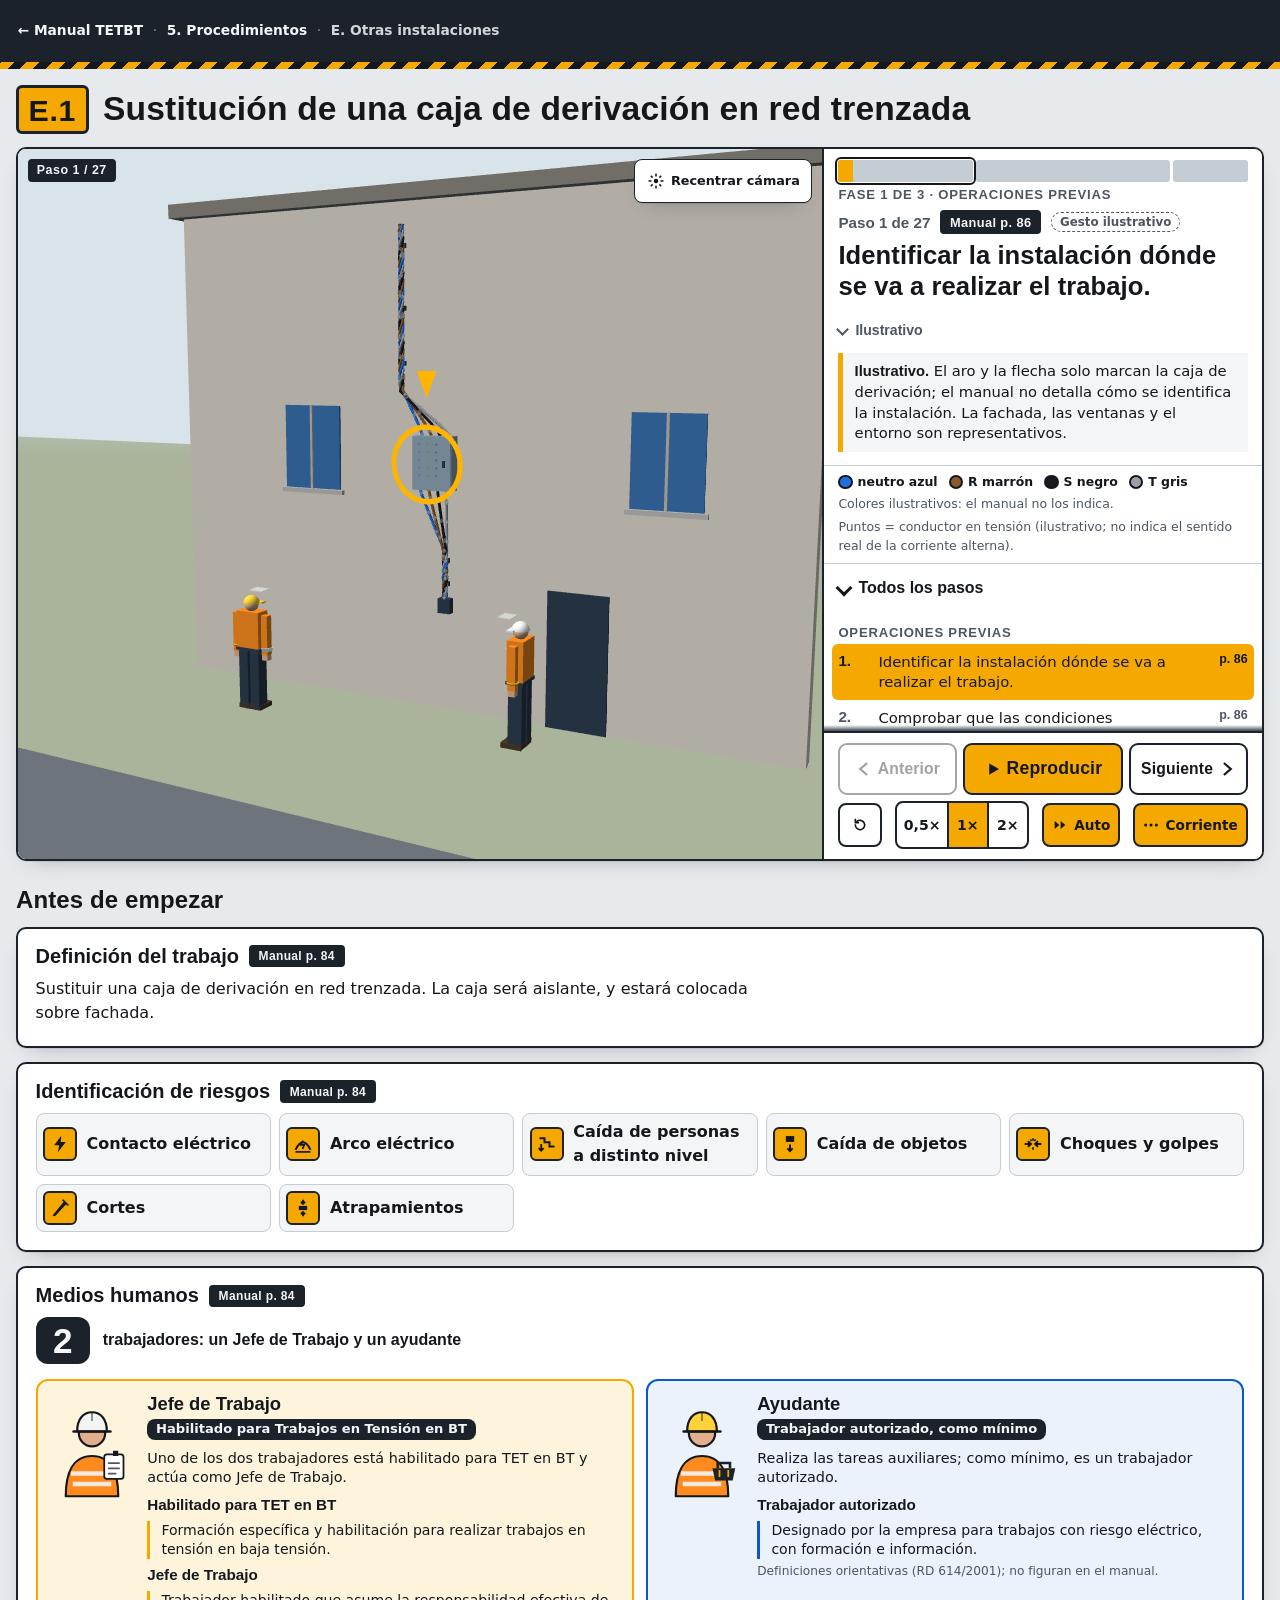
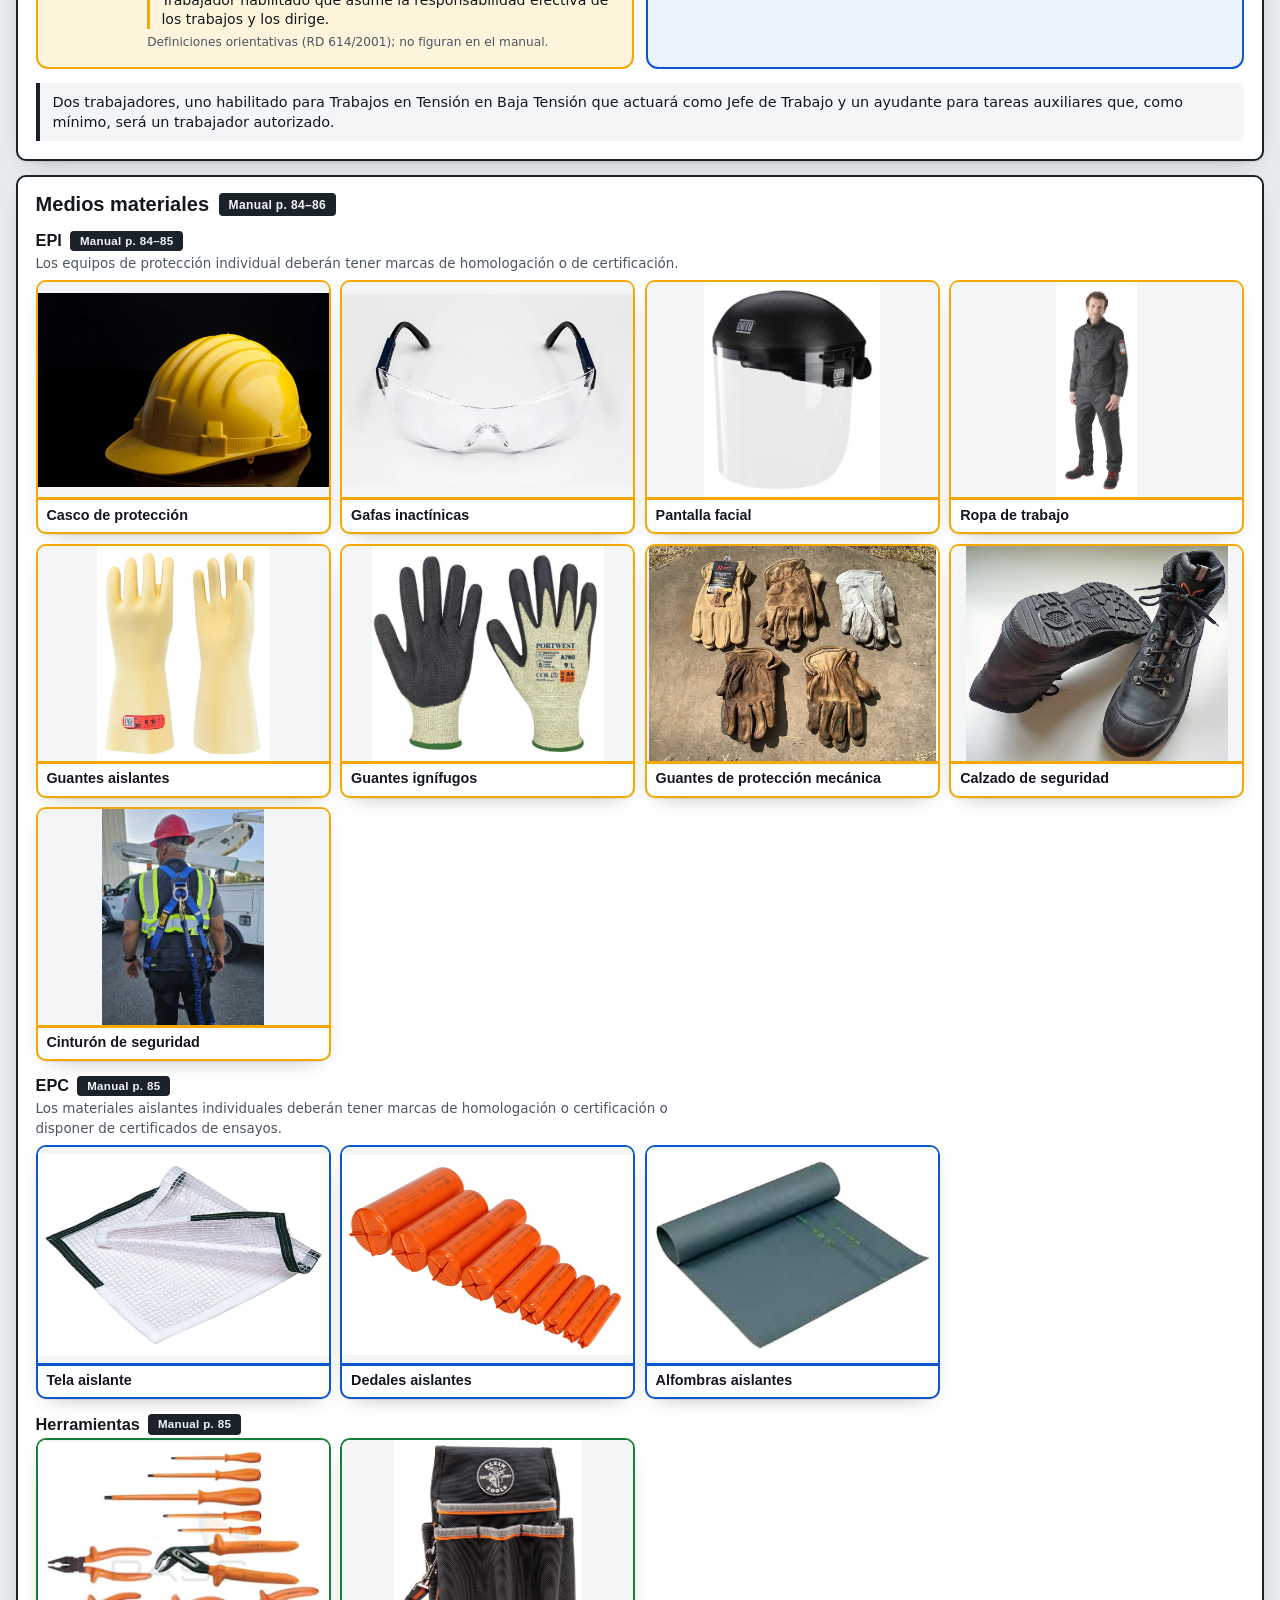
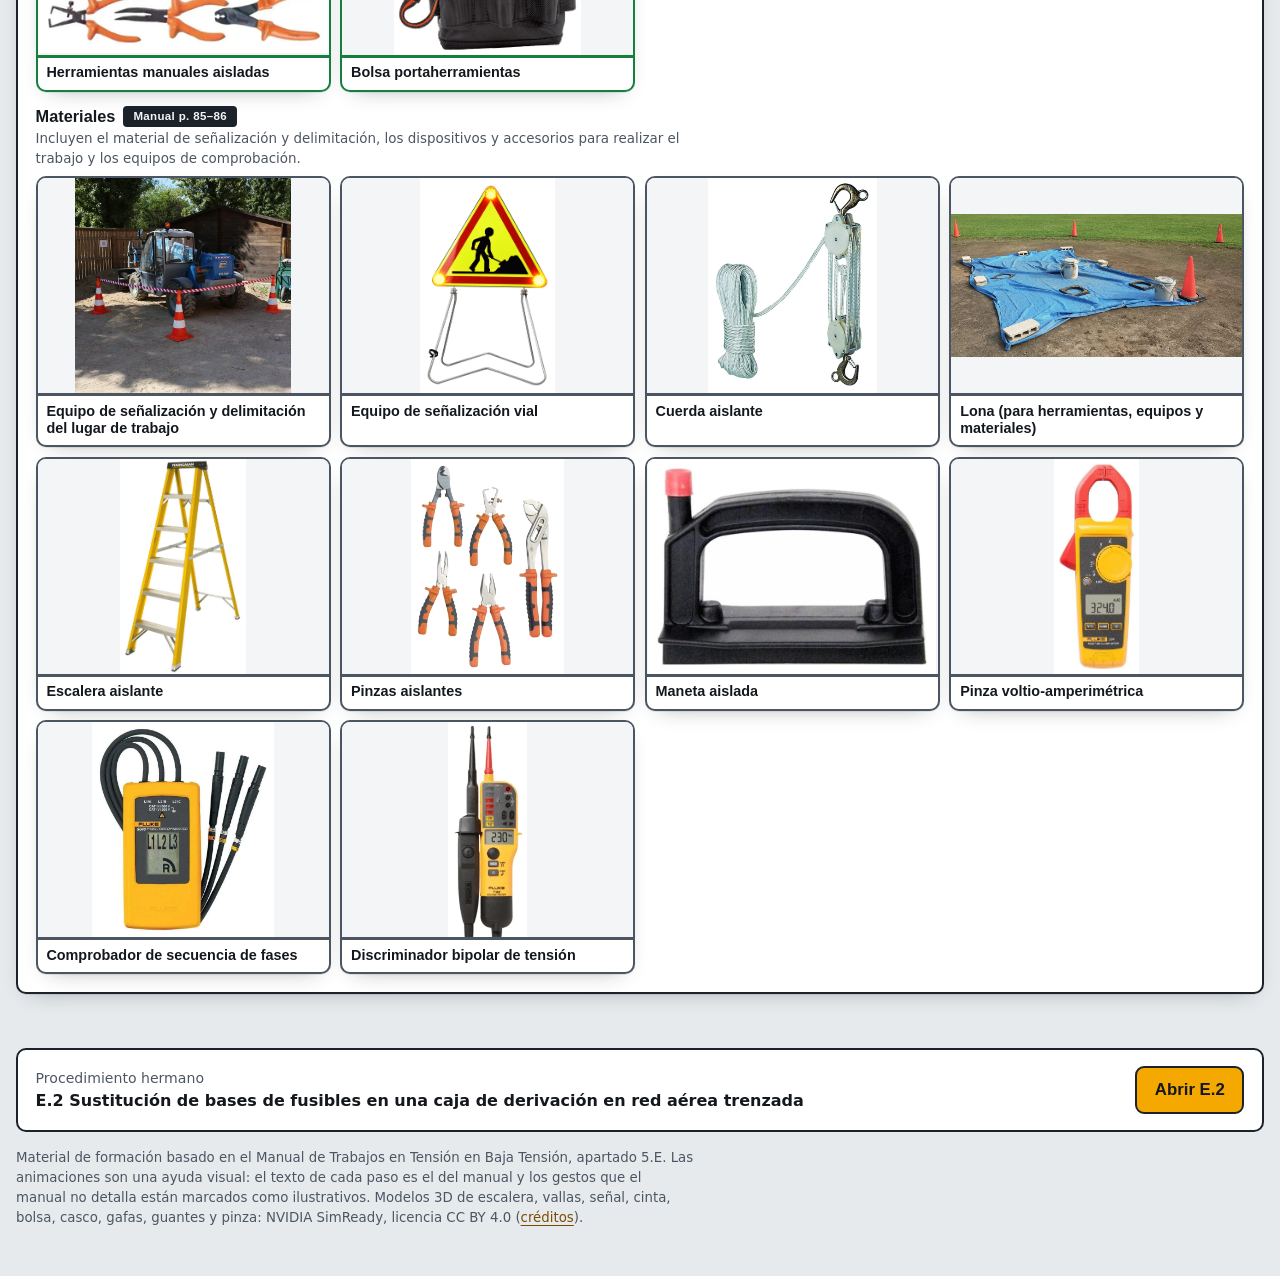
<file: procedimientos/e1_sustitucion_caja_derivacion.html>
<!doctype html>
<html lang="es">
<head>
<meta charset="utf-8">
<meta name="viewport" content="width=device-width,initial-scale=1,viewport-fit=cover">
<meta name="color-scheme" content="light">
<title>E.1 Sustitución de una caja de derivación en red trenzada · Manual TETBT</title>
<meta name="description" content="Animación paso a paso del procedimiento E.1 del Manual de Trabajos en Tensión en Baja Tensión.">
<link rel="stylesheet" href="../assets/tet.css">
</head>
<body>
<a class="skip" href="#reproductor">Ir al reproductor de pasos</a>
<header class="cab">
  <div class="cab-in">
    <nav class="migas" aria-label="Migas de pan">
      <a href="../index.html">← Manual TETBT</a><span class="sep" aria-hidden="true">·</span>
      <a href="../index.html#s5">5. Procedimientos</a><span class="sep" aria-hidden="true">·</span>
      <a class="act" href="../index.html#s5-e" aria-current="page">E. Otras instalaciones</a>
    </nav>
  </div>
</header>
<main>
  <div class="titulo">
    <span class="placa" aria-hidden="true">E.1</span>
    <h1>Sustitución de una caja de derivación en red trenzada</h1>
  </div>
  <section aria-label="Reproductor de pasos"><div id="reproductor"><noscript><p>Para ver la animación paso a paso hace falta JavaScript. Las fichas de abajo no lo necesitan.</p></noscript></div></section>
  <section class="fichas" id="fichas" aria-label="Fichas del procedimiento"></section>
</main>
<footer class="pie">
  <div class="hermano">
    <div><div class="lbl">Procedimiento hermano</div><strong>E.2 Sustitución de bases de fusibles en una caja de derivación en red aérea trenzada</strong></div>
    <a class="go" href="e2_sustitucion_bases_fusibles.html">Abrir E.2</a>
  </div>
  <small>Material de formación basado en el Manual de Trabajos en Tensión en Baja Tensión, apartado 5.E. Las animaciones son una ayuda visual: el texto de cada paso es el del manual y los gestos que el manual no detalla están marcados como ilustrativos. Modelos 3D de escalera, vallas, señal, cinta, bolsa, casco, gafas, guantes y pinza: NVIDIA SimReady, licencia CC BY 4.0 (<a href="../assets/modelos/CREDITOS.md">créditos</a>).</small>
</footer>
<script src="../assets/three/three.min.js"></script>
<script src="../assets/three/OrbitControls.js"></script>
<script src="../assets/three/GLTFLoader.js"></script>
<script src="../assets/three/meshopt_decoder.js"></script>
<script src="../assets/tet.js"></script>
<script src="../assets/escenas/corriente.js"></script>
<script src="../assets/escenas/apoyo-bt.js"></script>
<script src="../assets/escenas/caja-derivacion-pasos.js"></script>
<script src="../assets/escenas/caja-derivacion.js"></script>
<script>
var NOTA_EPI='Los equipos de protección individual deberán tener marcas de homologación o de certificación.';
var NOTA_EPC='Los materiales aislantes individuales deberán tener marcas de homologación o certificación o disponer de certificados de ensayos.';
var NOTA_HER='';
var NOTA_MAT='Incluyen el material de señalización y delimitación, los dispositivos y accesorios para realizar el trabajo y los equipos de comprobación.';
var RIESGOS=['Contacto eléctrico','Arco eléctrico','Caída de personas a distinto nivel','Caída de objetos','Choques y golpes','Cortes','Atrapamientos'];
var HUMANOS='Dos trabajadores, uno habilitado para Trabajos en Tensión en Baja Tensión que actuará como Jefe de Trabajo y un ayudante para tareas auxiliares que, como mínimo, será un trabajador autorizado.';
var EPI=['Casco de protección','Gafas inactínicas','Pantalla facial','Ropa de trabajo','Guantes aislantes','Guantes ignífugos','Guantes de protección mecánica','Calzado de seguridad','Cinturón de seguridad'];
var P=TET.pasosCaja;
var ILUS_ESC='Criterio general de trabajo en altura, no del manual (que solo cita la «escalera aislante» y el «cinturón de seguridad», y los dibuja en el esquema): escalera apoyada en la fachada a ~75°, correas inferiores y ayudante sujetándola, y cinturón amarrado a la escalera (RD 1215/1997, anexo II; confirmar con el procedimiento de prevención de la empresa). El manual no dice cuándo se sube: se anima aquí porque el esquema muestra al trabajador sobre la escalera.';

TET.montar({
  id:'e1', escena:'caja-derivacion',
  fichas:{
    definicion:{pag:84,texto:'Sustituir una caja de derivación en red trenzada. La caja será aislante, y estará colocada sobre fachada.'},
    riesgosPag:84, riesgos:RIESGOS, humanos:{pag:84,texto:HUMANOS}, mediosPag:'84–86',
    medios:{
      epi:{nota:NOTA_EPI,items:EPI,pag:'84–85'},
      epc:{nota:NOTA_EPC,items:['Tela aislante','Dedales aislantes','Alfombras aislantes'],pag:85},
      herramientas:{items:['Herramientas manuales aisladas','Bolsa portaherramientas'],pag:85},
      materiales:{nota:NOTA_MAT,items:['Equipo de señalización y delimitación del lugar de trabajo','Equipo de señalización vial','Cuerda aislante','Lona (para herramientas, equipos y materiales)','Escalera aislante','Pinzas aislantes','Maneta aislada','Pinza voltio-amperimétrica','Comprobador de secuencia de fases','Discriminador bipolar de tensión'],pag:'85–86'}
    }
  },
  construir:function(){
    var ejec=[
      {texto:'Aislar la zona de trabajo en tensión mediante tela aislante.',pag:86,anim:{a:'seq',items:[{w:[0,0.55],anim:{a:'sube'}},{w:[0.5,1],anim:{a:'tela'}}]},cam:'ascenso',dur:9,
        det:[{cam:'dEscalera',txt:'Detalle: pie de la escalera aislante con correas (Manual p. 88)'},{cam:'dCinturon',txt:'Detalle: cinturón de seguridad amarrado a la escalera aislante (Manual p. 88)'},{cam:'dTela',txt:'Detalle: pinza aislante y tela aislante de protección de la zona de trabajo (Manual p. 88)'}],
        nota:'Como en el esquema de la p. 88: la tela aislante cuelga directamente de dos pinzas aislantes y deja libre solo la ventana de la caja.',
        ilus:ILUS_ESC+' El tamaño de la tela, su ventana y el punto donde se sujetan las pinzas son ilustrativos.'},
      {texto:'Abrir la caja; si se observan síntomas de posible deformación o fogueo de las bases de fusibles no ejecutar el trabajo en tensión',pag:86,anim:['abre','revisa'],cam:'caja',dur:5,ilus:'La caja se dibuja con tres bases de fusibles (R, S, T) y la barra de neutro; el manual no describe su interior. Las marcas de visto bueno indican que no hay deformación ni fogueo (se continúa el trabajo).'},
      {texto:'Identificar y señalizar todos los conductores de fases, tanto de entrada como de salida, con cintas de colores.',pag:86,anim:'cintas',cam:'caja',dur:5.5,det:{cam:'dCintas',txt:'Detalle: cintas de colores en los conductores de entrada (ilustrativo)'},
        ilus:'Las cintas de colores se dibujan como bandas en cada conductor de entrada y de salida, con su letra (N, R, S, T); los colores de las cintas son ilustrativos, el manual solo dice «cintas de colores».'},
      {texto:'Proteger las bornas de entrada.',pag:86,anim:{a:'cubre',g:'I',q:[0,1,2,3]},cam:'caja',dur:4,det:{cam:'dFunda',txt:'Detalle: funda aislante sobre la borna de entrada (ilustrativo)'},ilus:'La protección de cada borna se dibuja con la funda ovalada translúcida; el manual no describe el tipo de protección.'},
      {texto:'Desconectar y retirar los conductores de entrada uno a uno, protegiendo sus extremos antes de sacarlos de la caja; siempre que la configuración de la instalación lo permita, el último conductor en desconectarse deberá ser el neutro.',pag:86,anim:{a:'desc',g:'I',q:[1,2,3,0]},cam:'caja',dur:11,
        det:{cam:'dDedales',txt:'Detalle: dedales aislantes en los extremos de los conductores de entrada (Manual p. 88)'},
        nota:'Orden: R, S, T y el neutro el último. Cada conductor se afloja, se le pone el dedal aislante y solo entonces se saca de la caja; los demás siguen cubiertos. Los conductores de entrada siguen en tensión aunque estén desconectados.',
        ilus:'La ventana que se abre en la funda de la borna tratada, la herramienta aislada y el orden R, S, T son ilustrativos (el manual solo fija el neutro al final).'},
      {texto:'La misma operación se realiza con los conductores de salida.',pag:86,anim:{a:'seq',items:[{w:[0,0.2],anim:{a:'cubre',g:'O',q:[0,1,2,3]}},{w:[0.2,1],anim:{a:'desc',g:'O',q:[1,2,3,0]}}]},cam:'sal',dur:11,det:{cam:'dDedalesSal',txt:'Detalle: dedales aislantes en los extremos de los conductores de salida (Manual p. 88)'},
        ilus:'El manual no cita las bornas de salida: se protegen igual que las de entrada para que solo quede descubierta la del conductor tratado. Las salidas dejan de recibir corriente al desconectarse la entrada.'},
      {texto:'Sustituir la caja instalando la prevista',pag:86,anim:'swap',cam:'trabajo',dur:8,ilus:'La caja vieja se baja a la lona y la nueva sube desde ella; el manual no detalla cómo se retira ni cómo se coloca. La caja nueva se muestra sin fusibles y con la tapa abierta. Las protecciones de las bornas salen con la caja vieja y la caja nueva se cubre de nuevo (ilustrativo: el manual solo dice «Proteger las bornas de entrada» al principio). La caja vieja baja con los fusibles puestos (ilustrativo: el manual no habla de retirarlos).'},
      {texto:'Comprobar que los conductores de salida no tienen tensión de retorno y conectarlos a base portafusibles.',pag:87,anim:{a:'con',g:'O',q:[0,1,2,3],test:true},cam:'sal',dur:11,
        ilus:'El discriminador bipolar de tensión (lista de medios) se dibuja de forma esquemática; el orden de conexión de las salidas no lo indica el manual (aquí N, R, S, T). Los dedales se retiran solo de la punta que se conecta. Las bornas de la caja nueva llevan funda (ilustrativo) y solo se destapa la de la fase en curso.'},
      {texto:'Conectar en primer lugar el neutro de entrada o de la cometida y protegerlo.',pag:87,anim:{a:'con',g:'I',q:[0],prot:true},cam:'caja',dur:5,det:{cam:'dFunda',txt:'Detalle: neutro conectado y protegido con funda aislante (ilustrativo)'},
        nota:'El manual escribe «cometida»; se refiere a la acometida.',ilus:'La protección del neutro conectado se dibuja con la funda ovalada translúcida; las bornas de la caja nueva ya estaban cubiertas (ilustrativo) y se destapa solo la del neutro durante la conexión.'},
      {texto:'Conectar el resto de los conductores uno a uno, procediendo de igual forma.',pag:87,anim:{a:'con',g:'I',q:[1,2,3],prot:true},cam:'caja',dur:8,ilus:'El orden R, S, T es ilustrativo; se destapa solo la borna en curso. Los conductores de entrada aún sin conectar conservan su dedal aislante.'},
      {texto:'Retirar las protecciones de la zona de trabajo en tensión.',pag:87,anim:'quitaProt',cam:'trabajo',dur:6,ilus:'Se retiran la tela, sus pinzas y las fundas de las bornas, de modo que al terminar la ejecución no queda ninguna protección amarilla.'},
      {texto:'Colocar los fusibles uno a uno comprobando que no existe cortocircuito, y que la tensión de salida es la correcta.',pag:87,anim:{a:'fusPon',box:'N',volt:true},cam:'caja',dur:11,ilus:'El discriminador y la pinza voltio-amperimétrica se dibujan de forma esquemática; los fusibles se colocan en el orden R, S, T (ilustrativo). Las salidas reciben corriente fase a fase al colocar cada fusible.'},
      {texto:'Cerrar y precintar la caja de derivación.',pag:87,anim:{a:'cierra',seal:true},cam:'fachada',dur:4,ilus:'El precinto se dibuja como una esfera roja en el cierre.'}
    ];
    return {escena:{modo:'e1'},fases:[P.previas(86),{nombre:'Ejecución del trabajo',pasos:ejec},P.finales(87,'Retirar la señalización vial.','La caja vieja, ya sin uso, se retira como material de desecho (ilustrativo).')]};
  }
});

</script>
</body>
</html>
</file>
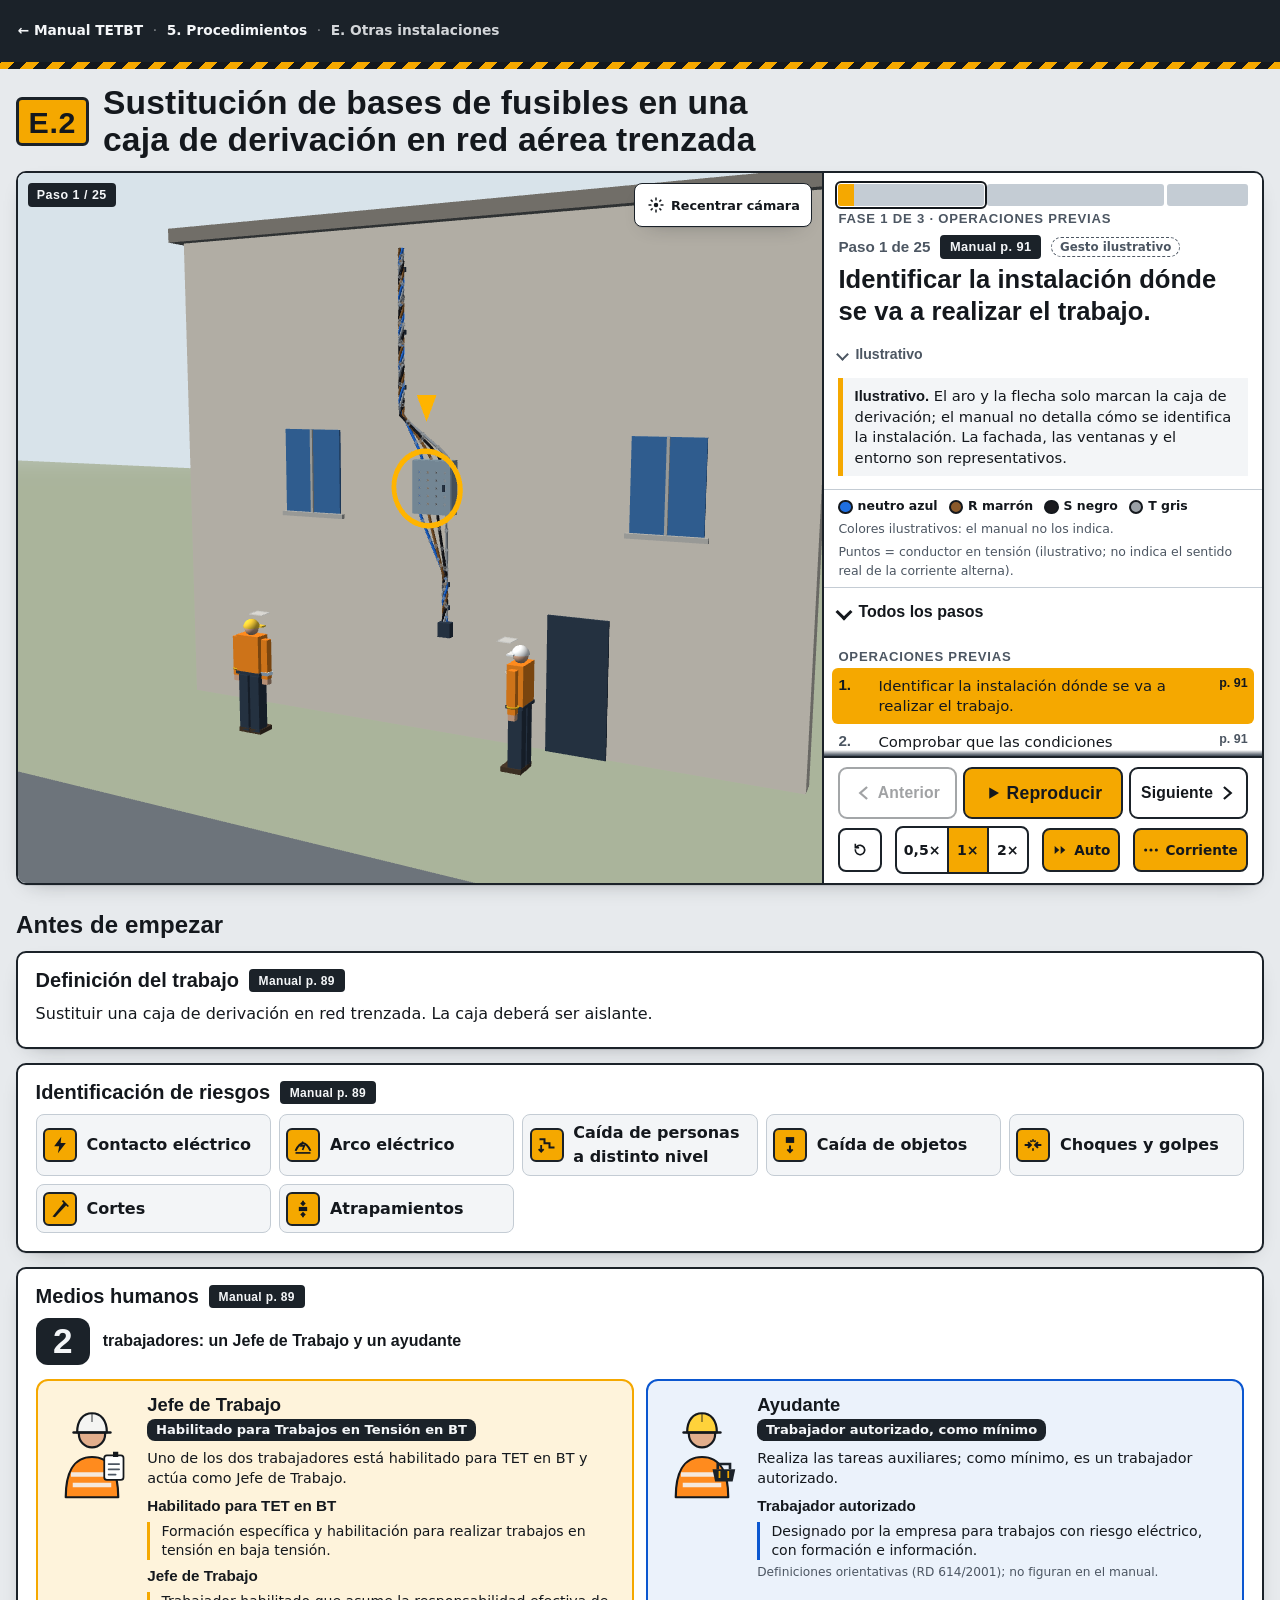
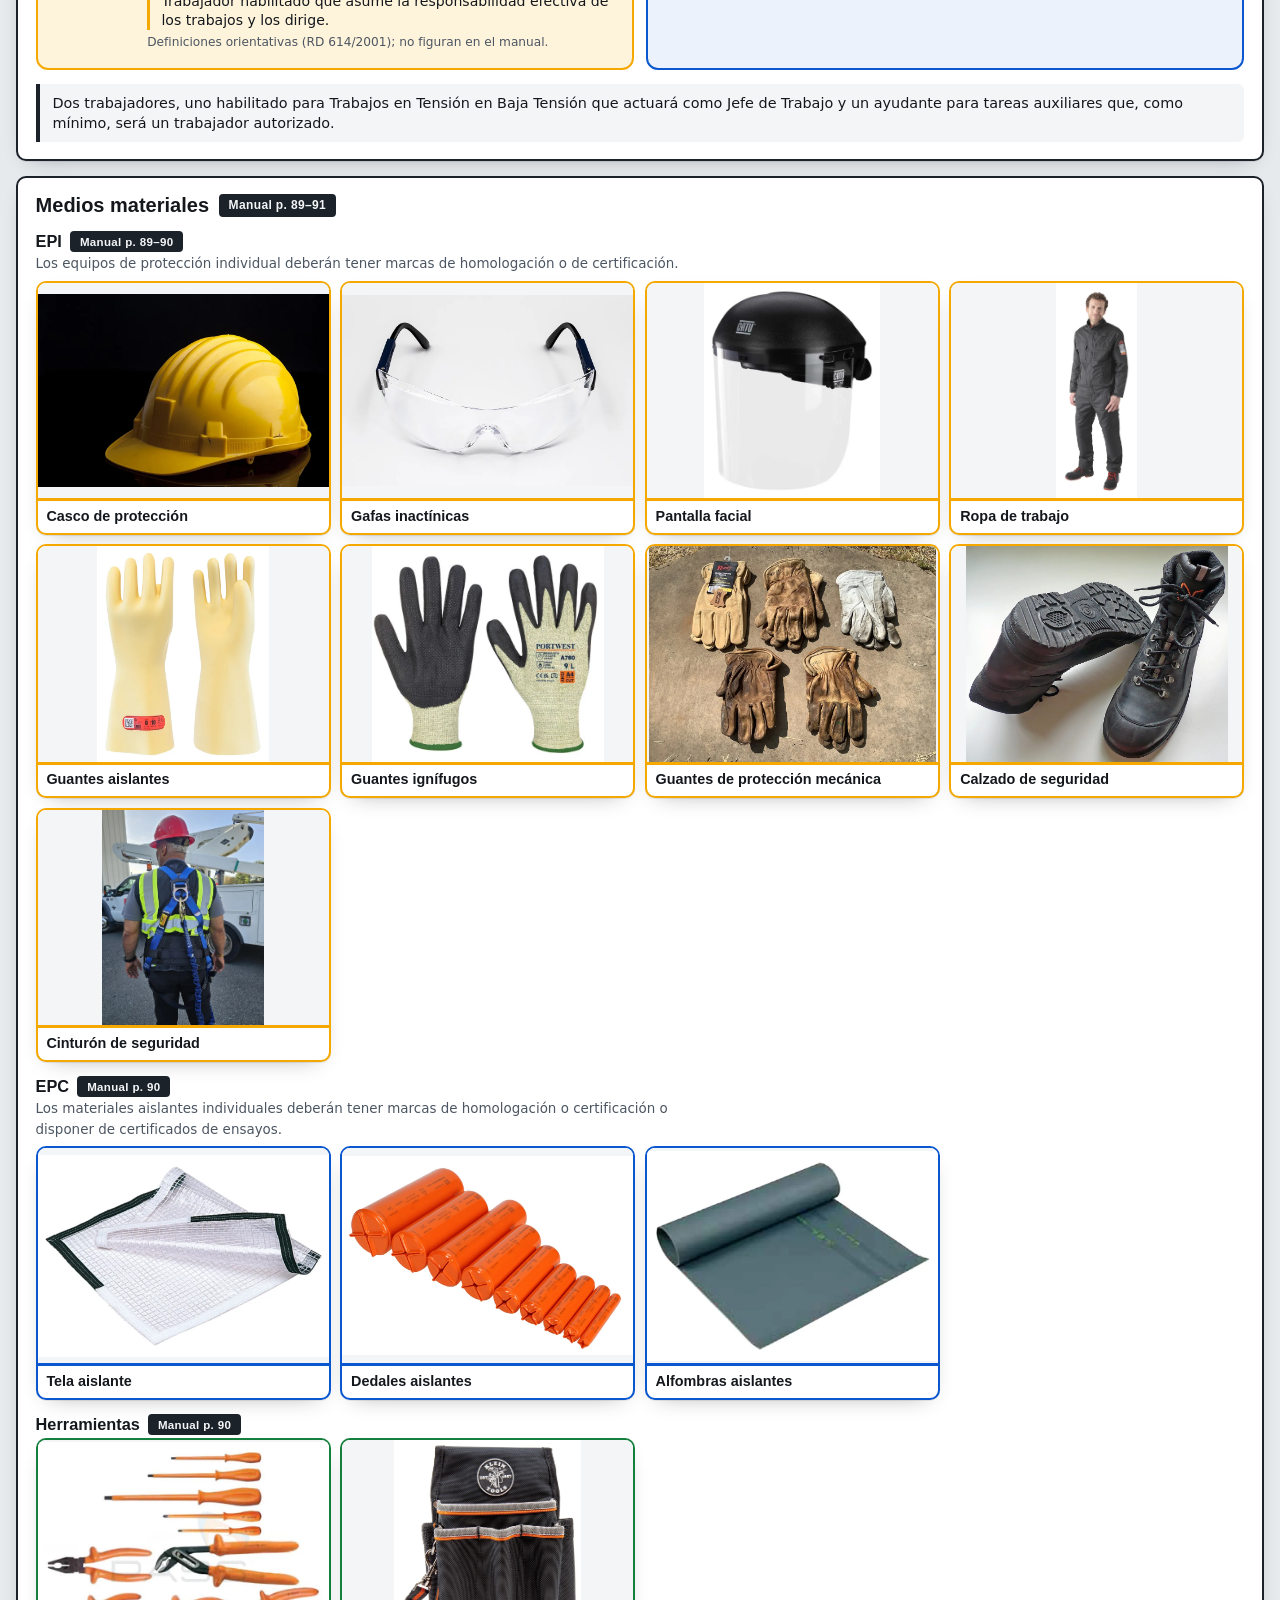
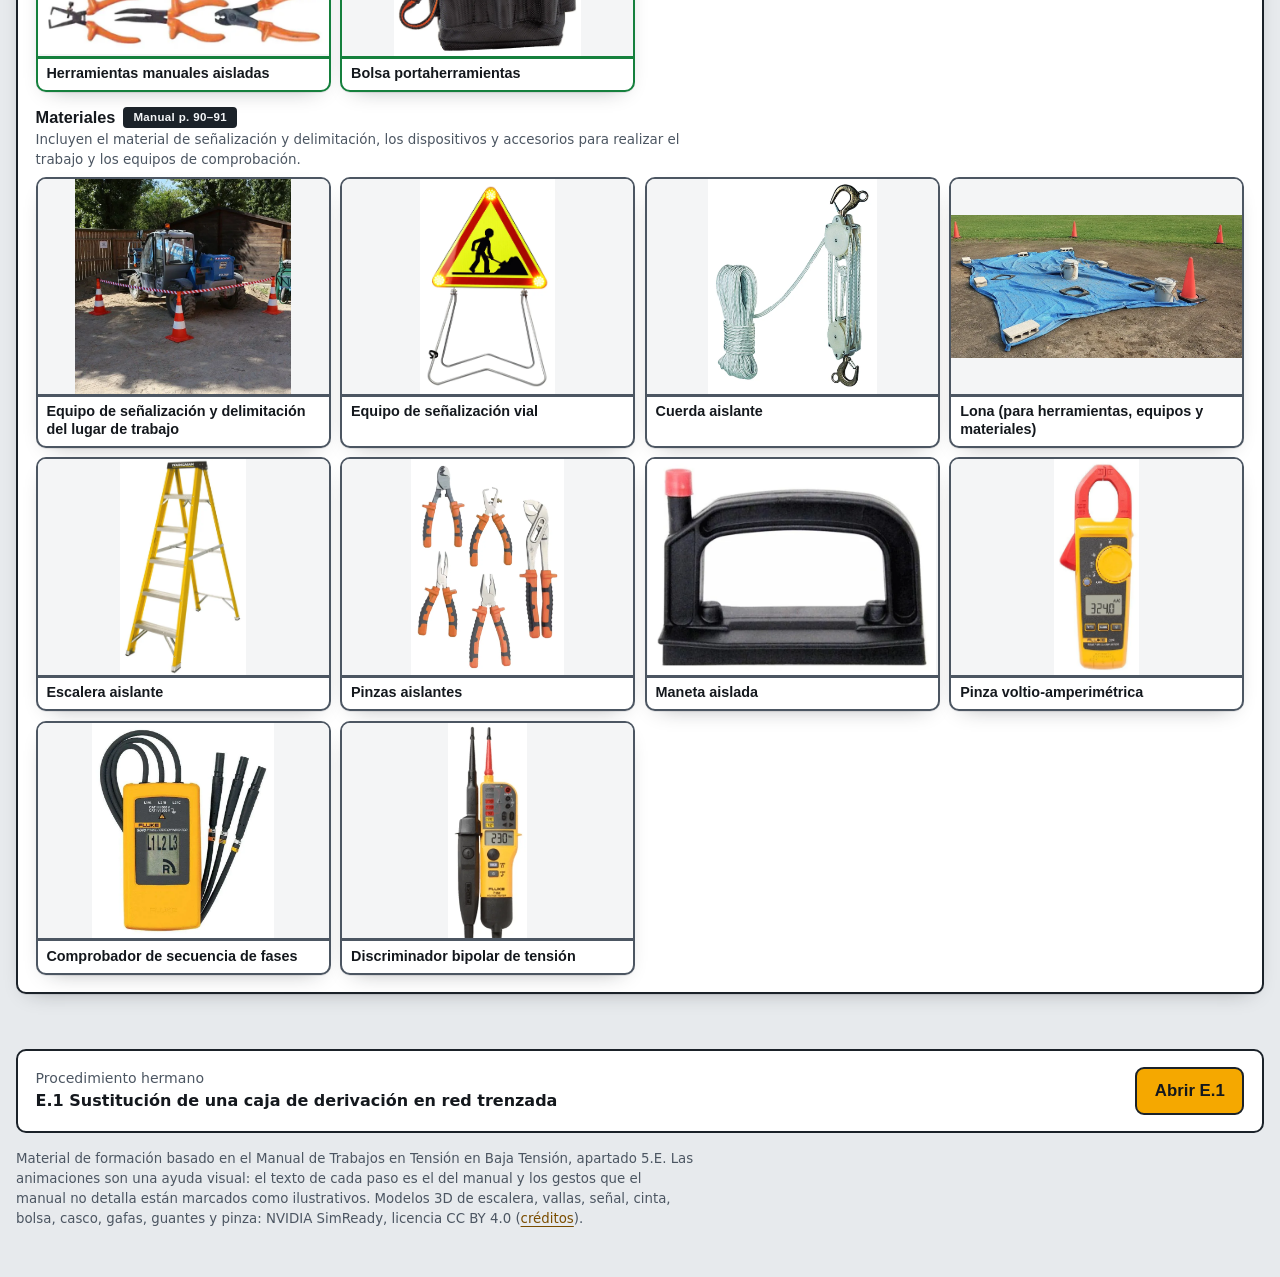
<file: procedimientos/e2_sustitucion_bases_fusibles.html>
<!doctype html>
<html lang="es">
<head>
<meta charset="utf-8">
<meta name="viewport" content="width=device-width,initial-scale=1,viewport-fit=cover">
<meta name="color-scheme" content="light">
<title>E.2 Sustitución de bases de fusibles en una caja de derivación en red aérea trenzada · Manual TETBT</title>
<meta name="description" content="Animación paso a paso del procedimiento E.2 del Manual de Trabajos en Tensión en Baja Tensión.">
<link rel="stylesheet" href="../assets/tet.css">
</head>
<body>
<a class="skip" href="#reproductor">Ir al reproductor de pasos</a>
<header class="cab">
  <div class="cab-in">
    <nav class="migas" aria-label="Migas de pan">
      <a href="../index.html">← Manual TETBT</a><span class="sep" aria-hidden="true">·</span>
      <a href="../index.html#s5">5. Procedimientos</a><span class="sep" aria-hidden="true">·</span>
      <a class="act" href="../index.html#s5-e" aria-current="page">E. Otras instalaciones</a>
    </nav>
  </div>
</header>
<main>
  <div class="titulo">
    <span class="placa" aria-hidden="true">E.2</span>
    <h1>Sustitución de bases de fusibles en una caja de derivación en red aérea trenzada</h1>
  </div>
  <section aria-label="Reproductor de pasos"><div id="reproductor"><noscript><p>Para ver la animación paso a paso hace falta JavaScript. Las fichas de abajo no lo necesitan.</p></noscript></div></section>
  <section class="fichas" id="fichas" aria-label="Fichas del procedimiento"></section>
</main>
<footer class="pie">
  <div class="hermano">
    <div><div class="lbl">Procedimiento hermano</div><strong>E.1 Sustitución de una caja de derivación en red trenzada</strong></div>
    <a class="go" href="e1_sustitucion_caja_derivacion.html">Abrir E.1</a>
  </div>
  <small>Material de formación basado en el Manual de Trabajos en Tensión en Baja Tensión, apartado 5.E. Las animaciones son una ayuda visual: el texto de cada paso es el del manual y los gestos que el manual no detalla están marcados como ilustrativos. Modelos 3D de escalera, vallas, señal, cinta, bolsa, casco, gafas, guantes y pinza: NVIDIA SimReady, licencia CC BY 4.0 (<a href="../assets/modelos/CREDITOS.md">créditos</a>).</small>
</footer>
<script src="../assets/three/three.min.js"></script>
<script src="../assets/three/OrbitControls.js"></script>
<script src="../assets/three/GLTFLoader.js"></script>
<script src="../assets/three/meshopt_decoder.js"></script>
<script src="../assets/tet.js"></script>
<script src="../assets/escenas/corriente.js"></script>
<script src="../assets/escenas/apoyo-bt.js"></script>
<script src="../assets/escenas/caja-derivacion-pasos.js"></script>
<script src="../assets/escenas/caja-derivacion.js"></script>
<script>
var NOTA_EPI='Los equipos de protección individual deberán tener marcas de homologación o de certificación.';
var NOTA_EPC='Los materiales aislantes individuales deberán tener marcas de homologación o certificación o disponer de certificados de ensayos.';
var NOTA_HER='';
var NOTA_MAT='Incluyen el material de señalización y delimitación, los dispositivos y accesorios para realizar el trabajo y los equipos de comprobación.';
var RIESGOS=['Contacto eléctrico','Arco eléctrico','Caída de personas a distinto nivel','Caída de objetos','Choques y golpes','Cortes','Atrapamientos'];
var HUMANOS='Dos trabajadores, uno habilitado para Trabajos en Tensión en Baja Tensión que actuará como Jefe de Trabajo y un ayudante para tareas auxiliares que, como mínimo, será un trabajador autorizado.';
var EPI=['Casco de protección','Gafas inactínicas','Pantalla facial','Ropa de trabajo','Guantes aislantes','Guantes ignífugos','Guantes de protección mecánica','Calzado de seguridad','Cinturón de seguridad'];
var P=TET.pasosCaja;
var ILUS_ESC='Criterio general de trabajo en altura, no del manual (que solo cita la «escalera aislante» y el «cinturón de seguridad», y los dibuja en el esquema): escalera apoyada en la fachada a ~75°, correas inferiores y ayudante sujetándola, y cinturón amarrado a la escalera (RD 1215/1997, anexo II; confirmar con el procedimiento de prevención de la empresa). El manual no dice cuándo se sube: se anima aquí porque el esquema muestra al trabajador sobre la escalera.';

TET.montar({
  id:'e2', escena:'caja-derivacion',
  fichas:{
    definicion:{pag:89,texto:'Sustituir una caja de derivación en red trenzada. La caja deberá ser aislante.'},
    riesgosPag:89, riesgos:RIESGOS, humanos:{pag:89,texto:HUMANOS}, mediosPag:'89–91',
    medios:{
      epi:{nota:NOTA_EPI,items:EPI,pag:'89–90'},
      epc:{nota:NOTA_EPC,items:['Tela aislante','Dedales aislantes','Alfombras aislantes'],pag:90},
      herramientas:{items:['Herramientas manuales aisladas','Bolsa portaherramientas'],pag:90},
      materiales:{nota:NOTA_MAT,items:['Equipo de señalización y delimitación del lugar de trabajo','Equipo de señalización vial','Cuerda aislante','Lona (para herramientas, equipos y materiales)','Escalera aislante','Pinzas aislantes','Maneta aislada','Pinza voltio-amperimétrica','Comprobador de secuencia de fases','Discriminador bipolar de tensión'],pag:'90–91'}
    }
  },
  construir:function(){
    var ejec=[
      {texto:'Con el equipo de protección individual adecuado, abrir la caja y comprobar su estado.',pag:91,anim:{a:'seq',items:[{w:[0,0.6],anim:{a:'sube'}},{w:[0.6,1],anim:'abre'}]},cam:'ascenso',dur:9,
        det:[{cam:'dCinturon',txt:'Detalle: cinturón de seguridad amarrado a la escalera aislante (Manual p. 93)'},{cam:'dEscalera',txt:'Detalle: pie de la escalera aislante con correas (Manual p. 93)'}],
        ilus:ILUS_ESC},
      {texto:'Abrir la caja; si se observan síntomas de posible deformación o fogueo de las bases de fusibles no ejecutar el trabajo en tensión.',pag:91,anim:'revisa',cam:'caja',dur:4,ilus:'La caja ya está abierta del paso anterior. La caja se dibuja con tres bases de fusibles (R, S, T; la S, la deteriorada, más oscura) y la barra de neutro; el manual no describe su interior. Las marcas de visto bueno indican que no hay deformación ni fogueo en el resto de bases (se continúa el trabajo).'},
      {texto:'Retirar los fusibles eliminando previamente la carga si ello es posible.',pag:91,anim:'fusQuita',cam:'caja',dur:7,det:{cam:'dBase',txt:'Detalle: pinza aislante sobre el fusible (Manual p. 93)'},
        ilus:'El manual no detalla cómo se elimina la carga ni cómo se extraen los fusibles: se muestra la pinza aislante (figura de la p. 93) quitando los tres fusibles. Sin fusibles, las salidas dejan de recibir corriente; los conductores de entrada siguen en tensión.'},
      {texto:'Aislar la zona de trabajo mediante tela aislante, protegiendo también las bornas de entrada de tensión, exceptuando la correspondiente a la base de fusible que se va a sustituir.',pag:91,anim:{a:'seq',items:[{w:[0,0.4],anim:'tela'},{w:[0.4,0.75],anim:'inner'},{w:[0.7,1],anim:{a:'cubre',g:'I',q:[0,1,3]}}]},cam:'caja',dur:9,
        det:[{cam:'dTelaInt',txt:'Detalle: tela aislante para proteger el resto de bases de fusibles (Manual p. 93)'},{cam:'dTela',txt:'Detalle: pinza aislante y tela aislante de protección de la zona de trabajo (Manual p. 93)'}],
        nota:'Queda descubierta solo la base de la fase S (la que se sustituye) y su borna de entrada.',
        ilus:'Se elige la base de la fase S como la deteriorada (el manual no dice cuál). La tela interior, su sujeción con pinzas y las fundas ovaladas de las bornas N, R y T son ilustrativas.'},
      {texto:'Desconectar y sacar los conductores de la base de fusible, saneando y protegiendo sus extremos.',pag:91,anim:{a:'seq',items:[{w:[0,0.5],anim:{a:'desc',g:'I',q:[2],brush:true}},{w:[0.5,1],anim:{a:'desc',g:'O',q:[2],brush:true}}]},cam:'caja',dur:11,
        det:[{cam:'dDedales',txt:'Detalle: dedal aislante en el extremo del conductor de entrada (Manual p. 93)'},{cam:'dDedalesSal',txt:'Detalle: dedal aislante en el extremo del conductor de salida (Manual p. 93)'}],
        nota:'Primero el conductor de entrada y luego el de salida de la base S. El conductor de entrada sigue en tensión.',
        ilus:'«Sanear» se dibuja como cepillado del extremo (el manual no describe el gesto) y se protege con el dedal antes de sacar el conductor de la caja.'},
      {texto:'Sustituir la base de fusible deteriorada instalando la prevista',pag:92,anim:'baseSw',cam:'caja',dur:7,det:{cam:'dBase',txt:'Detalle: base de fusible nueva en su sitio (ilustrativo)'},ilus:'La base vieja (más oscura) se baja a la lona y la nueva sube desde ella; el manual no detalla cómo se retira ni cómo se coloca.'},
      {texto:'Conectar el conductor de salida, habiendo comprobado que no existe tensión de retorno.',pag:92,anim:{a:'con',g:'O',q:[2],test:true},cam:'sal',dur:6,ilus:'El discriminador bipolar de tensión (lista de medios) se dibuja de forma esquemática.'},
      {texto:'Conectar el conductor de entrada.',pag:92,anim:{a:'con',g:'I',q:[2]},cam:'caja',dur:5,ilus:'El manual no pide proteger esta conexión: sigue descubierta hasta retirar las protecciones.'},
      {texto:'Colocar los fusibles comprobando previamente que no hay posibilidad de cortocircuito.',pag:92,anim:{a:'fusPon',box:'O',inn:true},cam:'caja',dur:10,det:{cam:'dBase',txt:'Detalle: pinza aislante colocando el fusible (Manual p. 93)'},ilus:'Se colocan los tres fusibles retirados en el paso 3, en el orden R, S, T (ilustrativo); al colocar los de R y T se levanta un momento la tela interior (ventana ilustrativa). La comprobación se dibuja con el discriminador, de forma esquemática. Las salidas reciben corriente al colocar cada fusible.'},
      {texto:'Retirar las protecciones del interior de la caja.',pag:92,anim:{a:'quitaProt',keepTela:true,inner:true},cam:'caja',dur:6,ilus:'Se retiran la tela interior y las fundas de las bornas.'},
      {texto:'Comprobar que la tensión de salida es correcta y tapar la caja.',pag:92,anim:{a:'seq',items:[{w:[0,0.25],anim:'quitaTela'},{w:[0.25,0.75],anim:{a:'mide',q:[1,2,3]}},{w:[0.75,1],anim:{a:'cierra',seal:false}}]},cam:'fachada',dur:9,ilus:'La pinza voltio-amperimétrica se dibuja de forma esquemática. El manual no dice cuándo se retira la tela exterior; se retira antes de cerrar para que al terminar la ejecución no quede ninguna protección amarilla. La caja se cierra sin precinto (el manual no lo cita).'}
    ];
    return {escena:{modo:'e2'},fases:[P.previas(91),{nombre:'Ejecución del trabajo',pasos:ejec},P.finales(92,'Retirar la señalización vial si ha sido colocada.','La base vieja, ya sin uso, se retira como material de desecho (ilustrativo).')]};
  }
});

</script>
</body>
</html>
</file>
<file: assets/tet.css>
/* ============================================================
   Manual TETBT — hoja de estilo compartida
   Dirección: señalética industrial de seguridad eléctrica.
   Pizarra/carbón + amarillo de aviso. Sin fuentes externas.
   ============================================================ */
:root{
  --bg:#e7eaed; --panel:#ffffff; --panel2:#f3f5f7; --ink:#14181d; --mut:#4c5662; --bd:#c4ccd4;
  --aviso:#f5a800; --aviso-ink:#14181d; --aviso-txt:#7a4d00; --carbon:#1b2229; --carbon-ink:#f4f6f8;
  --ok:#15803d; --foco:#0b57d0; --sombra:0 1px 0 rgba(20,24,29,.08),0 8px 22px -14px rgba(20,24,29,.45);
  --f-tit:"Avenir Next Condensed","Bahnschrift","Roboto Condensed","Arial Narrow","Helvetica Neue",sans-serif;
  --f-txt:system-ui,-apple-system,"Segoe UI",Roboto,"Helvetica Neue",Arial,sans-serif;
  /* paleta de las escenas 3D (las lee tet.js) */
  --e-fondo:#d8e3ea; --e-suelo:#a9b39b; --e-calzada:#6d747b; --e-poste:#bdbab2; --e-edificio:#dcd2c2; --e-techo:#8d867b;
  --e-N:#1f6fe0; --e-R:#8b5a2b; --e-S:#1b1b1f; --e-T:#9aa0a6; --e-halo:#c8d1d8;
  --e-aisl:#ff9a12; --e-tela:#ffd23a; --e-aislador:#7c5b3b; --e-viejo:#4a392a; --e-nuevo:#efe8d6; --e-metal:#c4a020;
  --e-piel:#e2ae8c; --e-casco:#f4f4f2; --e-casco2:#ffd23a; --e-ropa:#ff8b1e; --e-ropa2:#2d3b4c; --e-guante:#d52b2b;
  --e-valla:#ff7a00; --e-furgo:#f1f1ef; --e-cono:#ff6a00; --e-cota:#d6246e; --e-ok:#1fa34a; --e-esc:#ffc933;
  --e-lona:#3b6fa8; --e-marca:#ffb400; --e-cgp:#8fa2af; --e-nube:#ffffff; --e-sol:#ffd84a; --e-texto:#14181d;
}
*{box-sizing:border-box}
html{-webkit-text-size-adjust:100%}
body{margin:0;background:var(--bg);color:var(--ink);font:400 1rem/1.5 var(--f-txt);min-height:100vh;overflow-x:hidden}
img,svg,canvas{max-width:100%}
a{color:var(--aviso-txt);text-underline-offset:3px}
:focus-visible{outline:3px solid var(--foco);outline-offset:2px;border-radius:4px}
.skip{position:absolute;left:-999px;top:0;background:var(--aviso);color:var(--aviso-ink);padding:.6rem 1rem;z-index:99;font-weight:700}
.skip:focus{left:8px;top:8px}
.vh{position:absolute!important;width:1px;height:1px;overflow:hidden;clip:rect(0 0 0 0);white-space:nowrap}

/* ---------- cabecera con franja de peligro ---------- */
.cab{background:var(--carbon);color:var(--carbon-ink);position:relative;padding:.55rem max(16px,env(safe-area-inset-left)) calc(.55rem + 7px)}
.cab::after{content:"";position:absolute;left:0;right:0;bottom:0;height:7px;
  background:repeating-linear-gradient(-45deg,var(--aviso) 0 9px,#14181d 9px 18px)}
.cab-in{max-width:1400px;margin:0 auto;display:flex;align-items:center;gap:.75rem;justify-content:space-between}
.migas{display:flex;flex-wrap:wrap;gap:.15rem .5rem;align-items:center;font-size:.86rem;line-height:1.3;min-width:0}
.migas a{color:var(--carbon-ink);text-decoration:none;font-weight:600;padding:.5rem .1rem;min-height:44px;display:inline-flex;align-items:center}
.migas a:hover{text-decoration:underline}
.migas .sep{opacity:.5}
.migas .act{opacity:.85}

main{max-width:1400px;margin:0 auto;padding:0 max(16px,env(safe-area-inset-left)) 2rem}
.titulo{display:flex;gap:.9rem;align-items:center;padding:1rem 0 .8rem}
.placa{flex:none;font:800 1.9rem/1 var(--f-tit);letter-spacing:.02em;background:var(--aviso);color:var(--aviso-ink);
  padding:.45rem .6rem .35rem;border:3px solid var(--carbon);border-radius:6px;box-shadow:inset 0 0 0 2px var(--aviso)}
h1{font:800 clamp(1.25rem,4.6vw,2.1rem)/1.1 var(--f-tit);margin:0;letter-spacing:.005em;text-wrap:balance}
h2{font:800 1.5rem/1.15 var(--f-tit);margin:0 0 .8rem;letter-spacing:.005em}
.lede{max-width:70ch;color:var(--mut);margin:0 0 .5rem}

/* ---------- reproductor ---------- */
.player{display:grid;gap:0;background:var(--panel);border:2px solid var(--carbon);border-radius:10px;overflow:clip;box-shadow:var(--sombra)}
.stage{position:relative;height:clamp(260px,42svh,420px);background:var(--e-fondo);touch-action:none}
.stage canvas{display:block;width:100%;height:100%;outline:none}
.stage .tag{position:absolute;left:10px;top:10px;background:var(--carbon);color:var(--carbon-ink);font:700 .78rem var(--f-tit);letter-spacing:.04em;
  padding:.3rem .55rem;border-radius:4px;pointer-events:none;max-width:70%}
.btn-cam{position:absolute;right:10px;top:10px;min-height:44px;min-width:44px;display:inline-flex;align-items:center;gap:.4rem;
  background:var(--panel);color:var(--ink);border:1.5px solid var(--carbon);border-radius:8px;padding:0 .7rem;font:700 .8rem var(--f-txt);cursor:pointer;box-shadow:var(--sombra)}
.btn-cam svg{width:18px;height:18px}
.sinwebgl{position:absolute;inset:0;display:none;align-items:center;justify-content:center;text-align:center;padding:1.5rem;
  background:var(--panel2);color:var(--ink);font-weight:600}
.sinwebgl.on{display:flex}
.stage.nogl{height:auto!important;min-height:0!important;position:static!important;touch-action:auto}
.stage.nogl canvas,.stage.nogl .tag,.stage.nogl .btn-cam{display:none}
.stage.nogl .sinwebgl{position:static;padding:1.2rem;font-size:.95rem}
.pista{display:none;position:absolute;left:10px;right:10px;bottom:8px;text-align:center;font:600 .74rem var(--f-txt);color:var(--ink);background:color-mix(in srgb,var(--panel) 82%,transparent);border-radius:6px;padding:.2rem .4rem;pointer-events:none}
.stage.nogl .pista{display:none!important}
.detbox{position:absolute;right:10px;bottom:10px;width:max(130px,29%);border:2px solid var(--carbon);background:transparent;border-radius:8px;overflow:hidden;box-shadow:var(--sombra);z-index:3}
.detview{position:relative;width:100%;aspect-ratio:4/3;background:transparent}
.detbtns{position:absolute;top:3px;right:3px;display:flex;gap:3px}
.detb{min-width:26px;min-height:26px;padding:0;border:1.5px solid var(--carbon);border-radius:6px;background:var(--panel);color:var(--ink);font:800 .95rem/1 var(--f-txt);cursor:pointer;opacity:.92}
.detb:hover{opacity:1}
.detshow{position:absolute;right:10px;bottom:10px;min-height:40px;padding:0 .8rem;border:2px solid var(--carbon);border-radius:8px;background:var(--aviso);color:var(--aviso-ink);font:800 .85rem var(--f-tit);cursor:pointer;z-index:3}
.stage.has-det .pista,.stage.nogl .detbox,.stage.nogl .detshow{display:none!important}
.carga{position:absolute;inset:0;display:flex;align-items:center;justify-content:center;color:var(--mut);font-weight:600;pointer-events:none}

.panel{display:flex;flex-direction:column;min-width:0}
.opcion{display:flex;flex-wrap:wrap;gap:.5rem .8rem;align-items:center;padding:.7rem .9rem;background:var(--panel2);border-bottom:1px solid var(--bd)}
.opcion .et{font:800 .95rem var(--f-tit)}
.seg{display:inline-flex;border:2px solid var(--carbon);border-radius:8px;overflow:hidden;background:var(--panel)}
.seg button{min-height:44px;padding:0 .9rem;border:0;background:transparent;color:var(--ink);font:700 .88rem var(--f-txt);cursor:pointer}
.seg button+button{border-left:2px solid var(--carbon)}
.seg button[aria-pressed="true"]{background:var(--aviso);color:var(--aviso-ink)}
.descvar{margin:0;padding:.45rem .9rem;font-size:.8rem;color:var(--mut);border-top:1px solid var(--bd)}
.descvar:empty{display:none}
.opcion .desc{flex:1 1 100%;font-size:.84rem;color:var(--mut);margin:0}

.leyenda{margin:0;padding:.45rem .9rem;display:flex;flex-wrap:wrap;gap:.25rem .7rem;align-items:center;font-size:.78rem;color:var(--mut);border-top:1px solid var(--bd)}
.leyenda b{display:inline-flex;align-items:center;gap:.3rem;color:var(--ink);font-weight:700}
.leyenda i{width:.9rem;height:.9rem;border-radius:50%;background:var(--c);border:2px solid var(--ink);display:inline-block}
.fases{display:flex;gap:3px;padding:.7rem .9rem .2rem}
.fases button{flex:var(--w,1) 1 0;min-width:0;height:22px;padding:0;border:0;border-radius:3px;background:var(--bd);position:relative;cursor:pointer;overflow:hidden}
.fases button .rell{position:absolute;inset:0 auto 0 0;width:var(--p,0%);background:var(--aviso)}
.fases button[aria-current="true"]{outline:2px solid var(--ink);outline-offset:1px}
.fases button.hecha .rell{background:var(--carbon)}
.fase-nom{padding:.1rem .9rem 0;font:700 .82rem var(--f-tit);letter-spacing:.06em;color:var(--mut);text-transform:uppercase}

.paso{padding:.55rem .9rem .8rem;touch-action:pan-y;min-height:9.5rem}
.paso-cab{display:flex;flex-wrap:wrap;align-items:center;gap:.4rem .6rem;margin-bottom:.35rem}
.paso-n{font:800 .95rem var(--f-tit);color:var(--mut)}
.cita{display:inline-flex;align-items:center;font:800 .8rem var(--f-tit);letter-spacing:.03em;background:var(--carbon);color:var(--carbon-ink);
  padding:.15rem .5rem;border-radius:4px;border:2px solid var(--carbon)}
.ilus{display:inline-flex;font:700 .74rem var(--f-txt);padding:.12rem .5rem;border-radius:999px;border:1.5px dashed var(--mut);color:var(--mut)}
.paso-txt{font:700 clamp(1.18rem,4.9vw,1.6rem)/1.22 var(--f-tit);letter-spacing:.003em;margin:0;text-wrap:pretty}
.notas{margin:.6rem 0 0}
.notas>summary{cursor:pointer;min-height:36px;display:flex;align-items:center;font:800 .88rem var(--f-tit);color:var(--mut);list-style:none}
.notas>summary::-webkit-details-marker{display:none}
.notas>summary::before{content:"";width:7px;height:7px;margin-right:.5rem;border-right:2.5px solid currentColor;border-bottom:2.5px solid currentColor;transform:rotate(-45deg);transition:transform .15s}
.notas[open]>summary::before{transform:rotate(45deg)}
.notas .paso-nota{margin:.35rem 0 0}
.paso-nota{margin:.65rem 0 0;padding:.5rem .7rem;border-left:5px solid var(--aviso);background:var(--panel2);font-size:.92rem;line-height:1.4}
.paso-nota strong{font-family:var(--f-tit);font-weight:800}

.ctrl{position:sticky;bottom:0;z-index:5;background:var(--panel);border-top:2px solid var(--carbon);padding:.6rem .9rem calc(.6rem + env(safe-area-inset-bottom));
  display:grid;grid-template-columns:minmax(0,1fr) minmax(0,1.35fr) minmax(0,1fr);gap:.4rem}
.ctrl .b{min-height:52px;min-width:0;padding:0 .3rem;border:2px solid var(--carbon);border-radius:9px;background:var(--panel);color:var(--ink);font:800 .98rem var(--f-tit);letter-spacing:.01em;
  display:inline-flex;align-items:center;justify-content:center;gap:.3rem;cursor:pointer;touch-action:manipulation}
.ctrl .b svg{width:18px;height:18px;flex:none}
.ctrl .b:disabled{opacity:.4;cursor:default}
.ctrl .b.play{background:var(--aviso);color:var(--aviso-ink);border-color:var(--carbon);font-size:1.1rem}
.ctrl .b:active:not(:disabled){transform:translateY(1px)}
.ctrl2{grid-column:1/-1;display:flex;flex-wrap:wrap;gap:.4rem .6rem;align-items:center;justify-content:space-between}
.ctrl2 .mini,.ctrl2 .seg{flex:none;white-space:nowrap}
.ctrl2 .mini span{white-space:nowrap}
.ctrl2 .seg button{min-width:48px;padding:0 .6rem}
.ctrl2 .mini{min-height:44px;padding:0 .8rem;border:2px solid var(--carbon);border-radius:8px;background:var(--panel);color:var(--ink);font:700 .85rem var(--f-txt);cursor:pointer;display:inline-flex;gap:.4rem;align-items:center}
.ctrl2 .mini[aria-pressed="true"]{background:var(--aviso);color:var(--aviso-ink)}
.ctrl2 .mini svg{width:16px;height:16px}
.ctrl2 .lg{display:none}.ctrl2 .sm{display:inline}
.ctrl2 .seg button{min-width:40px;padding:0 .4rem}
.ctrl2 .mini{padding:0 .5rem}
.ctrl2{gap:.3rem}
.ctrl2 .mini.rs span{position:absolute;width:1px;height:1px;overflow:hidden;clip:rect(0 0 0 0)}
.ctrl2 .mini.rs{width:44px;justify-content:center;padding:0}

details.todos{border-top:1px solid var(--bd)}
details.todos>summary{cursor:pointer;min-height:48px;display:flex;align-items:center;padding:0 .9rem;font:800 1rem var(--f-tit);list-style:none;gap:.5rem}
details.todos>summary::-webkit-details-marker{display:none}
details.todos>summary::before{content:"";width:9px;height:9px;border-right:3px solid currentColor;border-bottom:3px solid currentColor;transform:rotate(-45deg);transition:transform .15s}
details.todos[open]>summary::before{transform:rotate(45deg)}
.lista{margin:0;padding:0 .5rem .8rem;list-style:none;max-height:none}
.lista h3{font:800 .82rem var(--f-tit);letter-spacing:.06em;text-transform:uppercase;color:var(--mut);margin:.8rem .4rem .25rem}
.lista ol{list-style:none;margin:0;padding:0}
.lista button{width:100%;text-align:left;display:grid;grid-template-columns:2.1rem 1fr auto;gap:.4rem;align-items:start;min-height:44px;padding:.5rem .4rem;border:0;border-radius:6px;
  background:transparent;color:var(--ink);font:400 .93rem/1.35 var(--f-txt);cursor:pointer}
.lista button:hover{background:var(--panel2)}
.lista button[aria-current="step"]{background:var(--aviso);color:var(--aviso-ink)}
.lista button .n{font:800 .95rem var(--f-tit);color:var(--mut)}
.lista button[aria-current="step"] .n{color:var(--aviso-ink)}
.lista button .p{font:700 .78rem var(--f-tit);color:var(--mut);white-space:nowrap}
.lista button[aria-current="step"] .p{color:var(--aviso-ink)}
.lista button.pasado .t{opacity:.7}

/* escritorio: lienzo a la izquierda, panel a la derecha. Todo el panel (selector, fases, texto, notas y lista)
   hace scroll interno en .scroll: nada se recorta; los controles quedan siempre visibles abajo. */
@media (min-width:960px){
  .player{grid-template-columns:minmax(0,1fr) 440px;align-items:start}
  .stage{position:sticky;top:0;height:max(520px,min(calc(100svh - 190px),820px));min-height:520px}
  .panel{height:max(520px,min(calc(100svh - 190px),820px));overflow:hidden;border-left:2px solid var(--carbon)}
  .panel .scroll{flex:1 1 0;min-height:0;overflow-y:auto;overscroll-behavior:contain;scrollbar-width:thin;scrollbar-color:var(--mut) var(--panel2);background:linear-gradient(var(--panel) 30%,transparent),linear-gradient(transparent,var(--panel) 70%) bottom,linear-gradient(var(--mut),transparent 90%),linear-gradient(transparent,var(--mut) 90%) bottom;background-repeat:no-repeat;background-size:100% 26px,100% 26px,100% 6px,100% 6px;background-attachment:local,local,scroll,scroll}
  .ctrl{position:static;flex:none}
  .paso{min-height:0}
}
@media (max-width:959px){
  .detbox{width:max(120px,40%)}
  .panel .scroll{display:contents}
  .descvar{order:4}.leyenda{order:5}
  .opcion{order:0}.fases{order:1}.fase-nom{order:2}.paso{order:3}
  .stage{touch-action:pan-y}
  .pista{display:block}
  details.todos{order:6}.ctrl{order:7}
}

/* ---------- fichas ---------- */
.fichas{margin-top:1.6rem}
.rejilla{display:grid;gap:.9rem;grid-template-columns:1fr}
@media (min-width:760px){.rejilla{grid-template-columns:1fr 1fr}}
.ficha{background:var(--panel);border:2px solid var(--carbon);border-radius:10px;padding:1rem 1.1rem 1.1rem;box-shadow:var(--sombra);min-width:0}
.ficha.ancha{grid-column:1/-1}
.ficha h3{font:800 1.25rem var(--f-tit);margin:0 0 .6rem;display:flex;align-items:center;gap:.6rem;flex-wrap:wrap}
.ficha h3 .cita{font-size:.75rem}
.ficha p{margin:.2rem 0;max-width:72ch}
.riesgos{list-style:none;margin:0;padding:0;display:grid;gap:.5rem;grid-template-columns:repeat(auto-fill,minmax(210px,1fr))}
.riesgos li{display:flex;align-items:center;gap:.6rem;font-weight:600;padding:.4rem .6rem .4rem .4rem;background:var(--panel2);border-radius:8px;border:1px solid var(--bd)}
.riesgos svg{flex:none;width:34px;height:34px;padding:5px;background:var(--aviso);color:var(--aviso-ink);border-radius:6px;border:2px solid var(--carbon)}
.medio{margin-top:.9rem}
.medio h4{font:800 1.02rem var(--f-tit);margin:0 0 .15rem;display:flex;gap:.5rem;align-items:center;flex-wrap:wrap}
.medio h4 .cita{font-size:.72rem}
.medio .nota{font-size:.84rem;color:var(--mut);margin:0 0 .4rem;max-width:80ch}
.chips{display:flex;flex-wrap:wrap;gap:.4rem;margin:0;padding:0;list-style:none}
.chips li{padding:.3rem .65rem;border-radius:999px;background:var(--panel2);border:1.5px solid var(--bd);font-size:.88rem;line-height:1.25}
.chips.epi li{border-color:var(--aviso);background:color-mix(in srgb,var(--aviso) 16%,var(--panel))}
.humano{display:flex;gap:.7rem;align-items:flex-start}
.humano svg{flex:none;width:44px;height:44px;color:var(--ink)}

footer.pie{max-width:1400px;margin:0 auto;padding:1.4rem max(16px,env(safe-area-inset-left)) 3rem}
.hermano{display:flex;flex-wrap:wrap;gap:.8rem;align-items:center;justify-content:space-between;padding:1rem 1.1rem;border:2px solid var(--carbon);border-radius:10px;background:var(--panel)}
.hermano a.go{display:inline-flex;align-items:center;gap:.5rem;min-height:48px;padding:0 1.1rem;background:var(--aviso);color:var(--aviso-ink);
  border:2px solid var(--carbon);border-radius:9px;font:800 1.05rem var(--f-tit);text-decoration:none}
.hermano .lbl{color:var(--mut);font-size:.88rem}
.pie small{display:block;margin-top:1rem;color:var(--mut);max-width:80ch}

/* ---------- portada ---------- */
.hero{padding:1.4rem 0 1rem;display:grid;gap:1rem}
.hero h1{font-size:clamp(1.9rem,8vw,3.6rem);line-height:1}
.hero p{max-width:62ch;color:var(--mut);margin:0}
.sec-t{display:flex;align-items:baseline;gap:.7rem;margin:2rem 0 .8rem;padding-bottom:.5rem;border-bottom:3px solid var(--carbon)}
.sec-t .num{font:800 2.2rem/1 var(--f-tit);color:var(--aviso-txt)}
.sec-t h2{margin:0;font-size:clamp(1.15rem,4.5vw,1.6rem)}
.sec-t small{margin-left:auto;color:var(--mut);font-size:.85rem;white-space:nowrap}
.sec-d{margin:-.2rem 0 1rem;color:var(--mut);max-width:70ch;font-size:.92rem}
.grupo{margin-top:1.4rem}
.grupo h3{font:800 1.1rem var(--f-tit);margin:0 0 .7rem;display:flex;align-items:center;gap:.5rem}
.grupo h3 .l{background:var(--carbon);color:var(--carbon-ink);padding:.1rem .55rem;border-radius:4px}
.cards{list-style:none;margin:0;padding:0;display:grid;gap:1rem;grid-template-columns:repeat(auto-fill,minmax(min(100%,320px),1fr))}
.card{position:relative;display:flex;flex-direction:column;background:var(--panel);border:2px solid var(--carbon);border-radius:12px;overflow:hidden;box-shadow:var(--sombra);transition:transform .18s ease,box-shadow .18s ease}
.card .thumb{position:relative;aspect-ratio:16/10;background:var(--panel2);overflow:hidden;border-bottom:2px solid var(--carbon)}
.card .thumb img{display:block;width:100%;height:100%;object-fit:cover;transition:transform .35s ease}
.card .id{position:absolute;left:.6rem;top:.6rem;background:var(--aviso);color:var(--aviso-ink);border:2px solid var(--carbon);border-radius:7px;padding:.05rem .5rem;font:800 1.15rem/1.4 var(--f-tit)}
.card .play{position:absolute;right:.6rem;bottom:.6rem;width:2.6rem;height:2.6rem;border-radius:50%;background:var(--carbon);color:var(--carbon-ink);display:grid;place-items:center;opacity:.92;transition:background .18s,color .18s}
.card .play svg{width:1.1rem;height:1.1rem;margin-left:.12rem}
.card .body{display:flex;flex-direction:column;gap:.6rem;padding:.8rem .95rem .95rem;flex:1}
.card h4{margin:0;font:700 1rem/1.3 var(--f-txt);display:-webkit-box;-webkit-line-clamp:4;-webkit-box-orient:vertical;overflow:hidden}
.card h4 a{color:var(--ink);text-decoration:none}
.card h4 a::after{content:"";position:absolute;inset:0;z-index:1}
.card .meta{margin-top:auto;display:flex;align-items:center;gap:.5rem;color:var(--mut);font-size:.82rem}
.card .meta .estado{margin-left:auto}
.card.listo:hover{transform:translateY(-3px);box-shadow:0 2px 0 rgba(20,24,29,.1),0 16px 28px -14px rgba(20,24,29,.55)}
.card.listo:hover .thumb img{transform:scale(1.05)}
.card.listo:hover .play{background:var(--aviso);color:var(--aviso-ink)}
.card:focus-within{outline:3px solid var(--foco);outline-offset:3px}
.card.pend{border-style:dashed;border-color:var(--mut);box-shadow:none;background:var(--panel2)}
.card.pend .thumb{border-bottom:2px dashed var(--mut);background:repeating-linear-gradient(135deg,var(--panel2) 0 12px,#e9ecef 12px 24px);display:grid;place-items:center}
.card.pend .thumb .big{font:800 4.5rem/1 var(--f-tit);color:var(--bd)}
.card.pend h4,.card.pend h4 a{color:var(--mut)}
.estado{font:800 .78rem var(--f-tit);letter-spacing:.05em;padding:.2rem .55rem;border-radius:4px;text-transform:uppercase;white-space:nowrap}
.estado.listo{background:var(--ok);color:#fff}
.estado.pend{border:1.5px dashed var(--mut);color:var(--mut)}
.teoria .cards{grid-template-columns:repeat(auto-fill,minmax(min(100%,230px),1fr))}
.teoria .card .thumb{aspect-ratio:16/7}
@media (prefers-reduced-motion:reduce){.card,.card .thumb img{transition:none}.card.listo:hover{transform:none}.card.listo:hover .thumb img{transform:none}}
@media (max-width:520px){.cards{gap:.8rem}.sec-t small{display:none}
  .teoria .card{flex-direction:row;align-items:stretch}.teoria .card .thumb{aspect-ratio:auto;width:4.5rem;flex:none;border-bottom:0;border-right:2px dashed var(--mut)}.teoria .card .thumb .big{font-size:2.6rem}}

/* ---------- movimiento reducido ---------- */
@media (max-width:520px){
  .cab{padding-top:.2rem}
  .migas{font-size:.78rem;gap:0 .35rem}
  .migas .sep{display:none}
  .migas a{padding:.45rem .15rem}
  .migas a+a::before{content:"/";opacity:.5;margin-right:.35rem}
  .titulo{gap:.7rem;padding:.7rem 0 .6rem}
  .placa{font-size:1.5rem}
  h1{font-size:1.08rem}
  .ctrl .b{font-size:.9rem}
  .ctrl .b.play{font-size:.95rem}
  .ctrl .b:not(.play) svg{display:none}
  .ctrl2{flex-wrap:wrap;gap:.4rem;justify-content:space-between}
  .ctrl2 .mini{padding:0 .6rem}
  .ctrl2 .mini span{font-size:.8rem}
  .ctrl2 .lg{display:none}.ctrl2 .sm{display:inline}
  .ctrl2 .mini{gap:.25rem}
  .ctrl2 .mini svg{width:13px;height:13px}
  .ctrl2 .mini.rs span{position:absolute;width:1px;height:1px;overflow:hidden;clip:rect(0 0 0 0)}
  .ctrl2 .mini.rs{width:44px;justify-content:center;padding:0}
  .ctrl2 .seg button{min-width:42px;padding:0 .45rem}
  .paso{min-height:0}
}
@media (prefers-reduced-motion:reduce){*{transition:none!important;animation:none!important;scroll-behavior:auto!important}}
@media print{.cab::after{display:none}.ctrl,.stage{display:none}}

/* ---------- tarjetas EPI / EPC y lightbox ---------- */
.epp{display:grid;grid-template-columns:repeat(2,minmax(0,1fr));gap:.6rem;margin:.2rem 0 0;padding:0;list-style:none}
@media (min-width:600px){.epp{grid-template-columns:repeat(3,minmax(0,1fr))}}
@media (min-width:1000px){.epp{grid-template-columns:repeat(4,minmax(0,1fr))}}
.epp li{min-width:0;display:flex}
.epp li.chip-txt{align-self:start;padding:.3rem .65rem;border-radius:999px;background:var(--panel2);border:1.5px solid var(--bd);font-size:.88rem;line-height:1.25;display:block}
.epp.epi li.chip-txt{border-color:var(--aviso);background:color-mix(in srgb,var(--aviso) 16%,var(--panel))}
.epp-tarj{--ac:var(--bd);appearance:none;font:inherit;color:var(--ink);cursor:pointer;width:100%;display:flex;flex-direction:column;text-align:left;padding:0;overflow:hidden;
  background:var(--panel);border:2px solid var(--ac);border-radius:10px;box-shadow:var(--sombra);-webkit-tap-highlight-color:transparent;touch-action:manipulation;transition:transform .12s ease,box-shadow .12s ease}
.epp.epi .epp-tarj{--ac:var(--aviso)}
.epp.epc .epp-tarj{--ac:var(--foco)}
.epp.herramientas .epp-tarj{--ac:var(--ok)}
.epp.materiales .epp-tarj{--ac:var(--mut)}
.epp-tarj:hover{transform:translateY(-2px)}
.epp-tarj.sin-img{cursor:default}.epp-tarj.sin-img:hover{transform:none}
.epp-marco{display:flex;align-items:center;justify-content:center;aspect-ratio:4/3;background:#f4f5f6;border-bottom:3px solid var(--ac);overflow:hidden}
.epp-marco img{width:100%;height:100%;object-fit:contain;display:block}
.epp-marco.falta{color:var(--mut)}
.epp-marco.falta svg{width:38%;height:auto;max-height:70%}
.epp-nom{padding:.4rem .55rem .5rem;font:700 .9rem/1.2 var(--f-tit);overflow-wrap:anywhere}
html.lb-abierto,html.lb-abierto body{overflow:hidden}
.lb{position:fixed;inset:0;z-index:1000;background:rgba(10,14,18,.96);display:flex;flex-direction:column;align-items:center;justify-content:center;
  padding:max(56px,env(safe-area-inset-top)) max(12px,env(safe-area-inset-right)) max(12px,env(safe-area-inset-bottom)) max(12px,env(safe-area-inset-left));touch-action:none;overscroll-behavior:contain;animation:lb-in .15s ease}
.lb[hidden]{display:none}
@keyframes lb-in{from{opacity:0}to{opacity:1}}
.lb-fig{flex:1 1 auto;min-height:0;width:100%;display:flex;align-items:center;justify-content:center}
.lb-fig img{max-width:100%;max-height:100%;object-fit:contain;background:#f4f5f6;border-radius:8px}
.lb-pie{flex:none;color:#fff;text-align:center;max-width:70ch;padding-top:.7rem}
.lb-pie h3{margin:0;font:800 1.2rem var(--f-tit)}
.lb-pie p{margin:.2rem 0 0;font-size:.88rem;color:#d5dbe1}
.lb-pie .lb-et{font-size:.74rem;text-transform:uppercase;letter-spacing:.04em;color:#aab3bc;margin-top:.45rem}
.lb button{appearance:none;border:2px solid var(--carbon);background:var(--aviso);color:var(--aviso-ink);cursor:pointer;display:flex;align-items:center;justify-content:center;font:800 1.2rem var(--f-tit)}
.lb-x{position:absolute;top:max(8px,env(safe-area-inset-top));right:max(8px,env(safe-area-inset-right));width:44px;height:44px;border-radius:50%}
.lb-nav{position:absolute;top:50%;width:44px;height:52px;margin-top:-26px;border-radius:8px;opacity:.92}
.lb-nav svg{width:22px;height:22px}
.lb-prev{left:max(6px,env(safe-area-inset-left))}.lb-next{right:max(6px,env(safe-area-inset-right))}
.lb button[hidden]{display:none}
@media (prefers-reduced-motion:reduce){.epp-tarj,.lb{transition:none;animation:none}.epp-tarj:hover{transform:none}}
@media (orientation:landscape) and (max-height:520px){
  .lb{flex-direction:row;gap:1rem;padding-right:max(64px,env(safe-area-inset-right));padding-left:max(64px,env(safe-area-inset-left));padding-top:max(12px,env(safe-area-inset-top))}
  .lb-fig{flex:1 1 55%;height:100%}
  .lb-pie{flex:0 1 40%;text-align:left;padding-top:0}
}

/* ---- medios humanos: infografía ---- */
.hum-info{display:grid;gap:.9rem}
.hum-cuenta{display:flex;align-items:center;gap:.8rem}
.hum-num{flex:none;min-width:3.4rem;padding:.1rem .7rem;border-radius:12px;background:var(--carbon);color:var(--carbon-ink);font:800 2.2rem/1.25 var(--f-tit);text-align:center}
.hum-cuenta-t{font:700 1rem/1.3 var(--f-tit);max-width:46ch}
.hum-roles{display:grid;gap:.7rem;grid-template-columns:1fr}
@media (min-width:640px){.hum-roles{grid-template-columns:1fr 1fr}}
.hum-rol{display:flex;gap:.8rem;align-items:flex-start;padding:.8rem;border:2px solid var(--bd);border-radius:12px;background:var(--panel2);min-width:0}
.hum-rol.jefe{border-color:var(--aviso);background:color-mix(in srgb,var(--aviso) 14%,var(--panel))}
.hum-rol.ayu{border-color:var(--foco);background:color-mix(in srgb,var(--foco) 8%,var(--panel))}
.hum-fig{flex:none;position:relative;width:84px}
.hum-fig svg{display:block;width:100%;height:auto}
.hum-mas{position:absolute;right:-6px;top:0;padding:.05rem .4rem;border-radius:999px;background:var(--foco);color:#fff;font:800 .8rem var(--f-tit)}
.hum-txt{min-width:0}
.hum-txt h4{margin:0;font:800 1.15rem var(--f-tit)}
.hum-nivel{margin:.15rem 0 .3rem;font:700 .82rem/1.25 var(--f-txt);display:inline-block;padding:.15rem .55rem;border-radius:8px;background:var(--carbon);color:var(--carbon-ink)}
p.hum-nivel{margin:.2rem 0 .35rem}
.hum-desc{margin:0;font-size:.9rem;line-height:1.35}
.hum-defs{margin:.55rem 0 0;display:grid;gap:.45rem}
.hum-defs dt{font:800 .95rem var(--f-tit);margin:0}
.hum-defs dd{margin:.05rem 0 0;padding-left:.7rem;border-left:3px solid var(--ac,var(--bd));font-size:.88rem;line-height:1.35}
.hum-rol.jefe{--ac:var(--aviso)}.hum-rol.ayu{--ac:var(--foco)}
.hum-aviso{margin:.5rem 0 0;font-size:.76rem;color:var(--mut)}
.hum-manual{margin:0;padding:.55rem .8rem;border-left:4px solid var(--carbon);background:var(--panel2);border-radius:0 6px 6px 0;font-size:.9rem;line-height:1.4}
</file>
